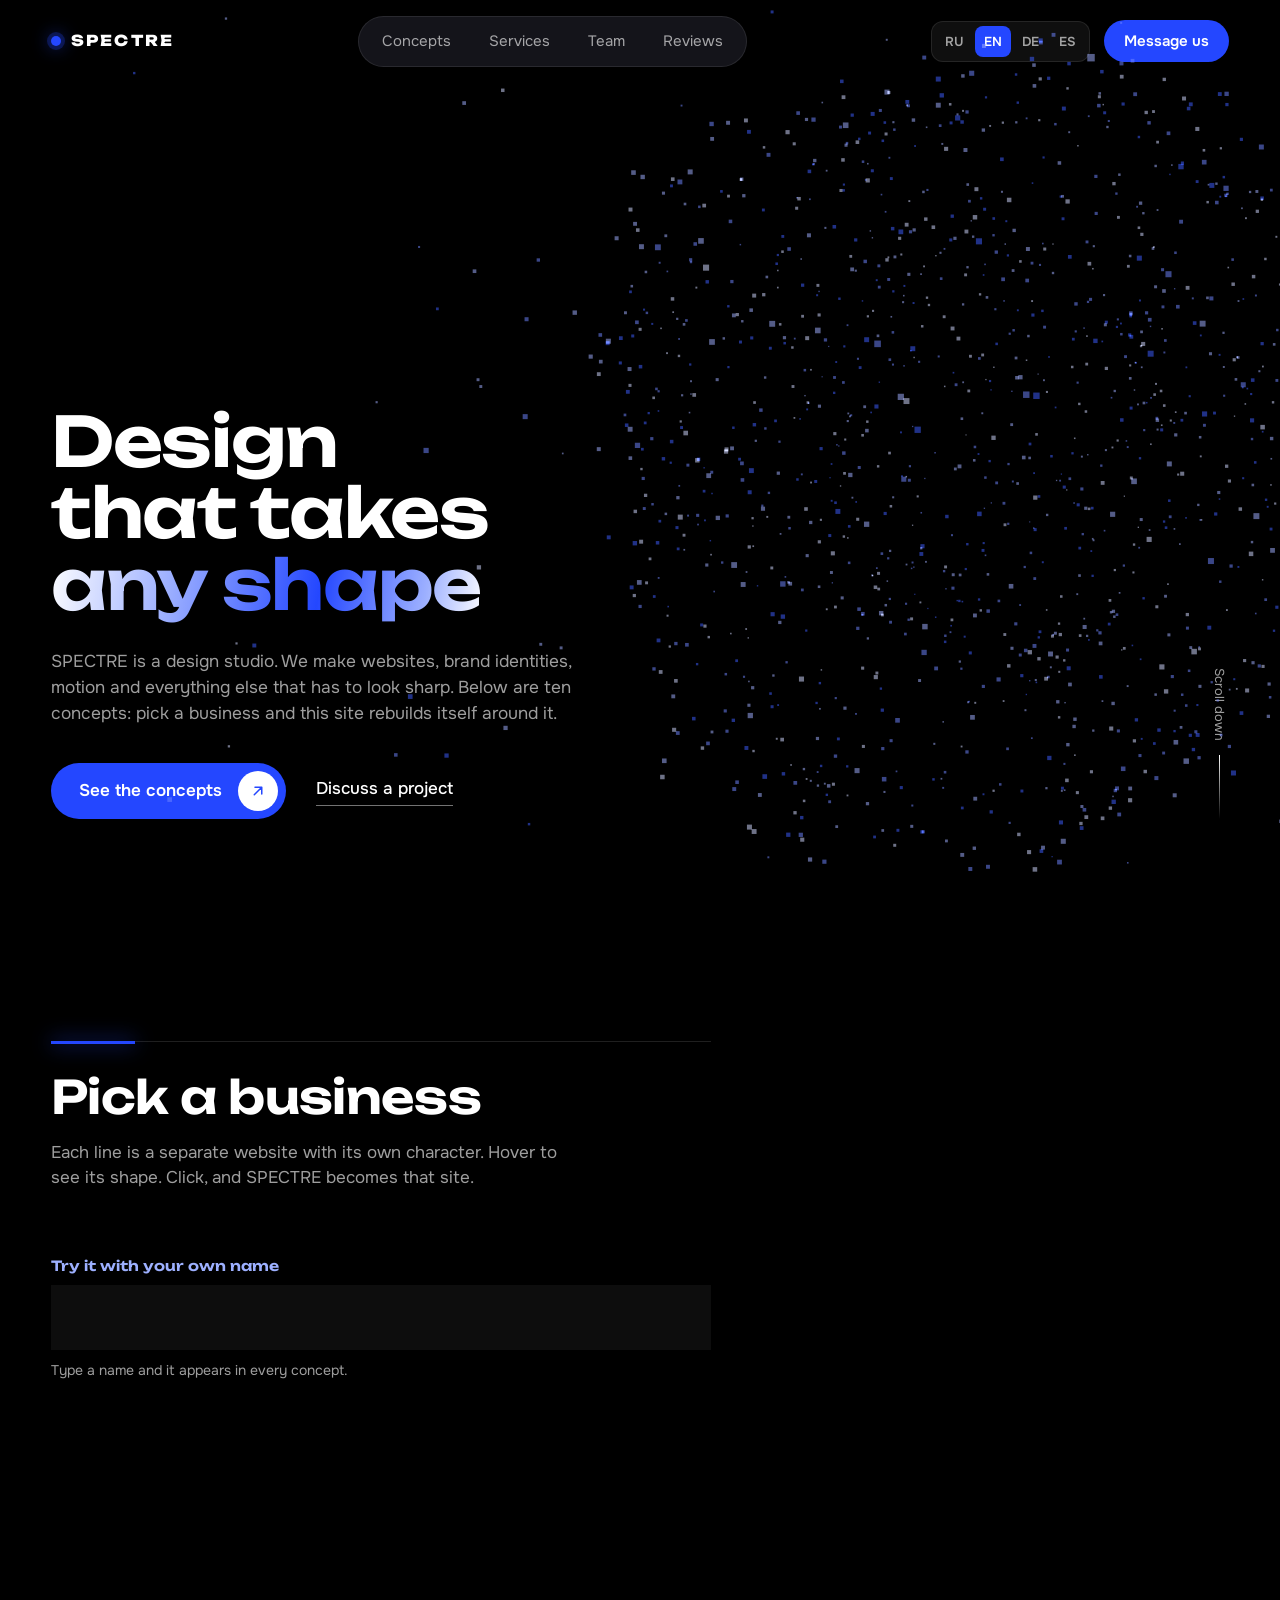
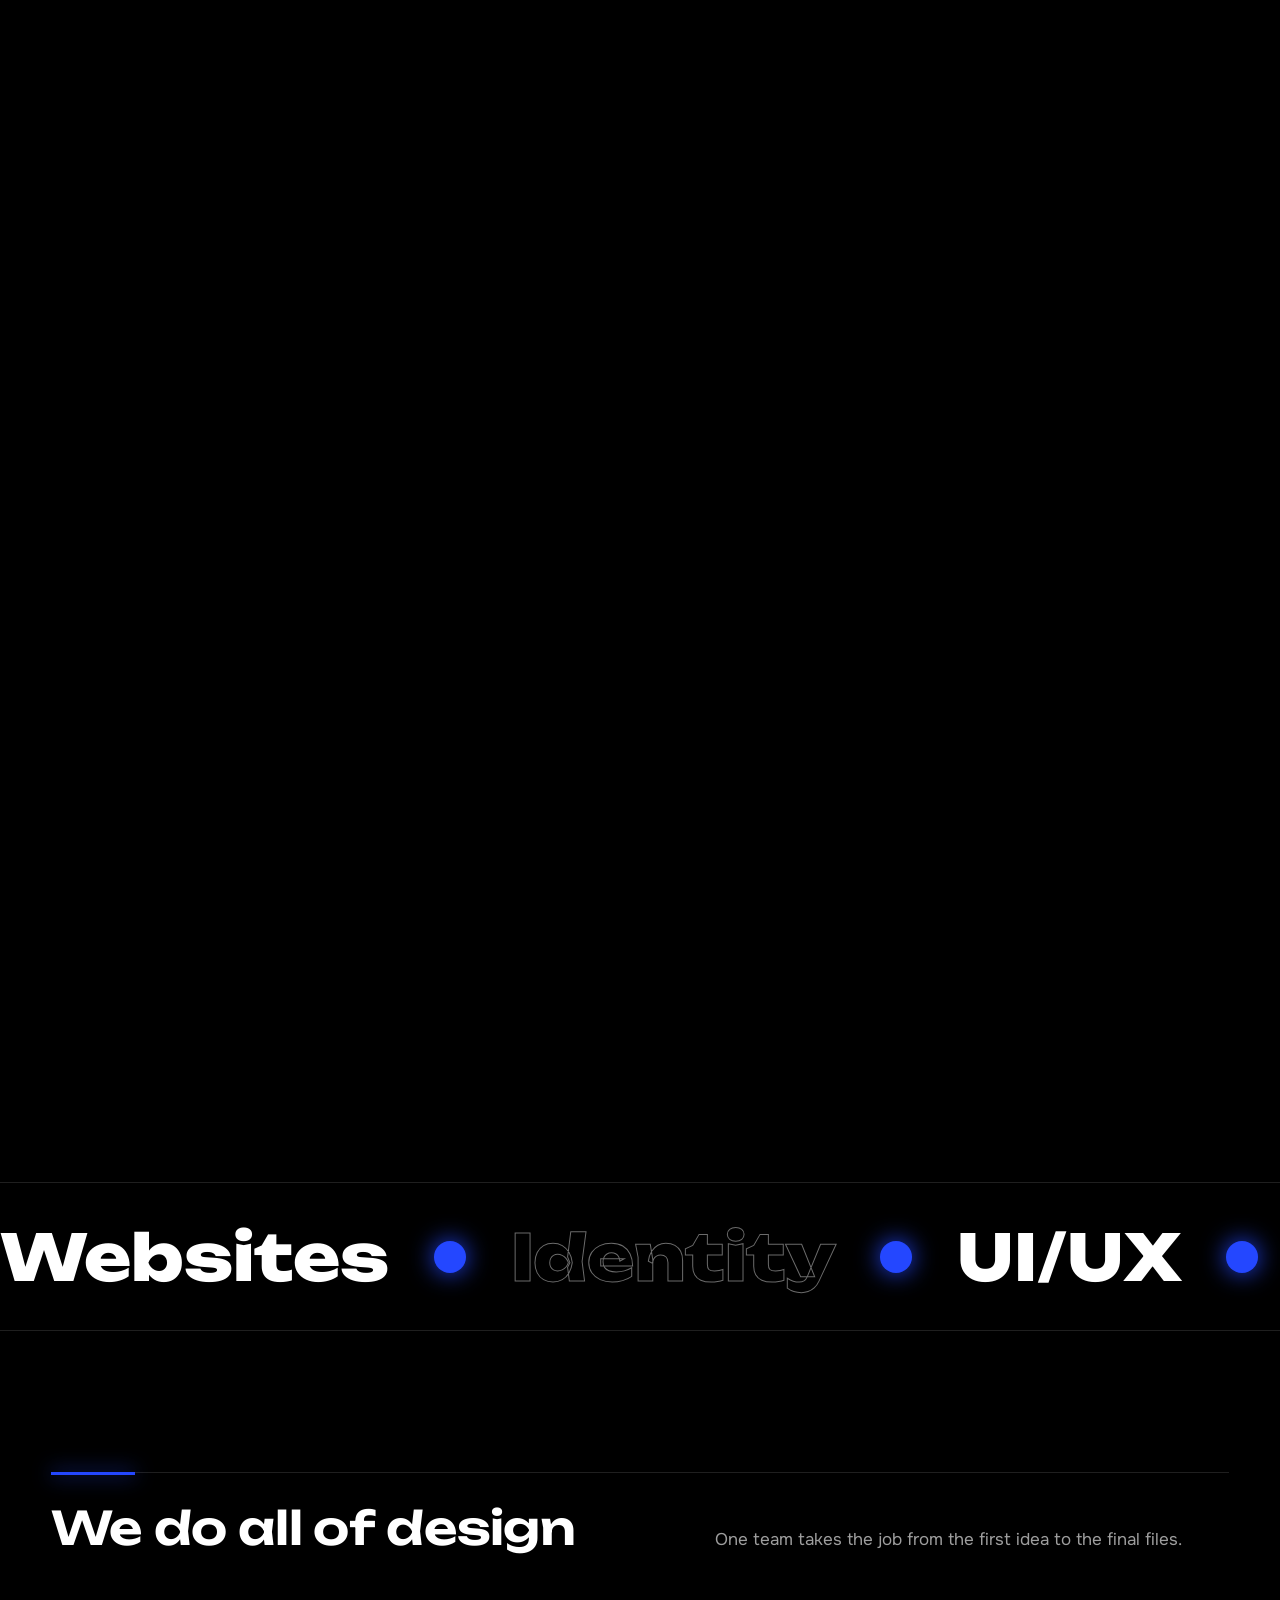
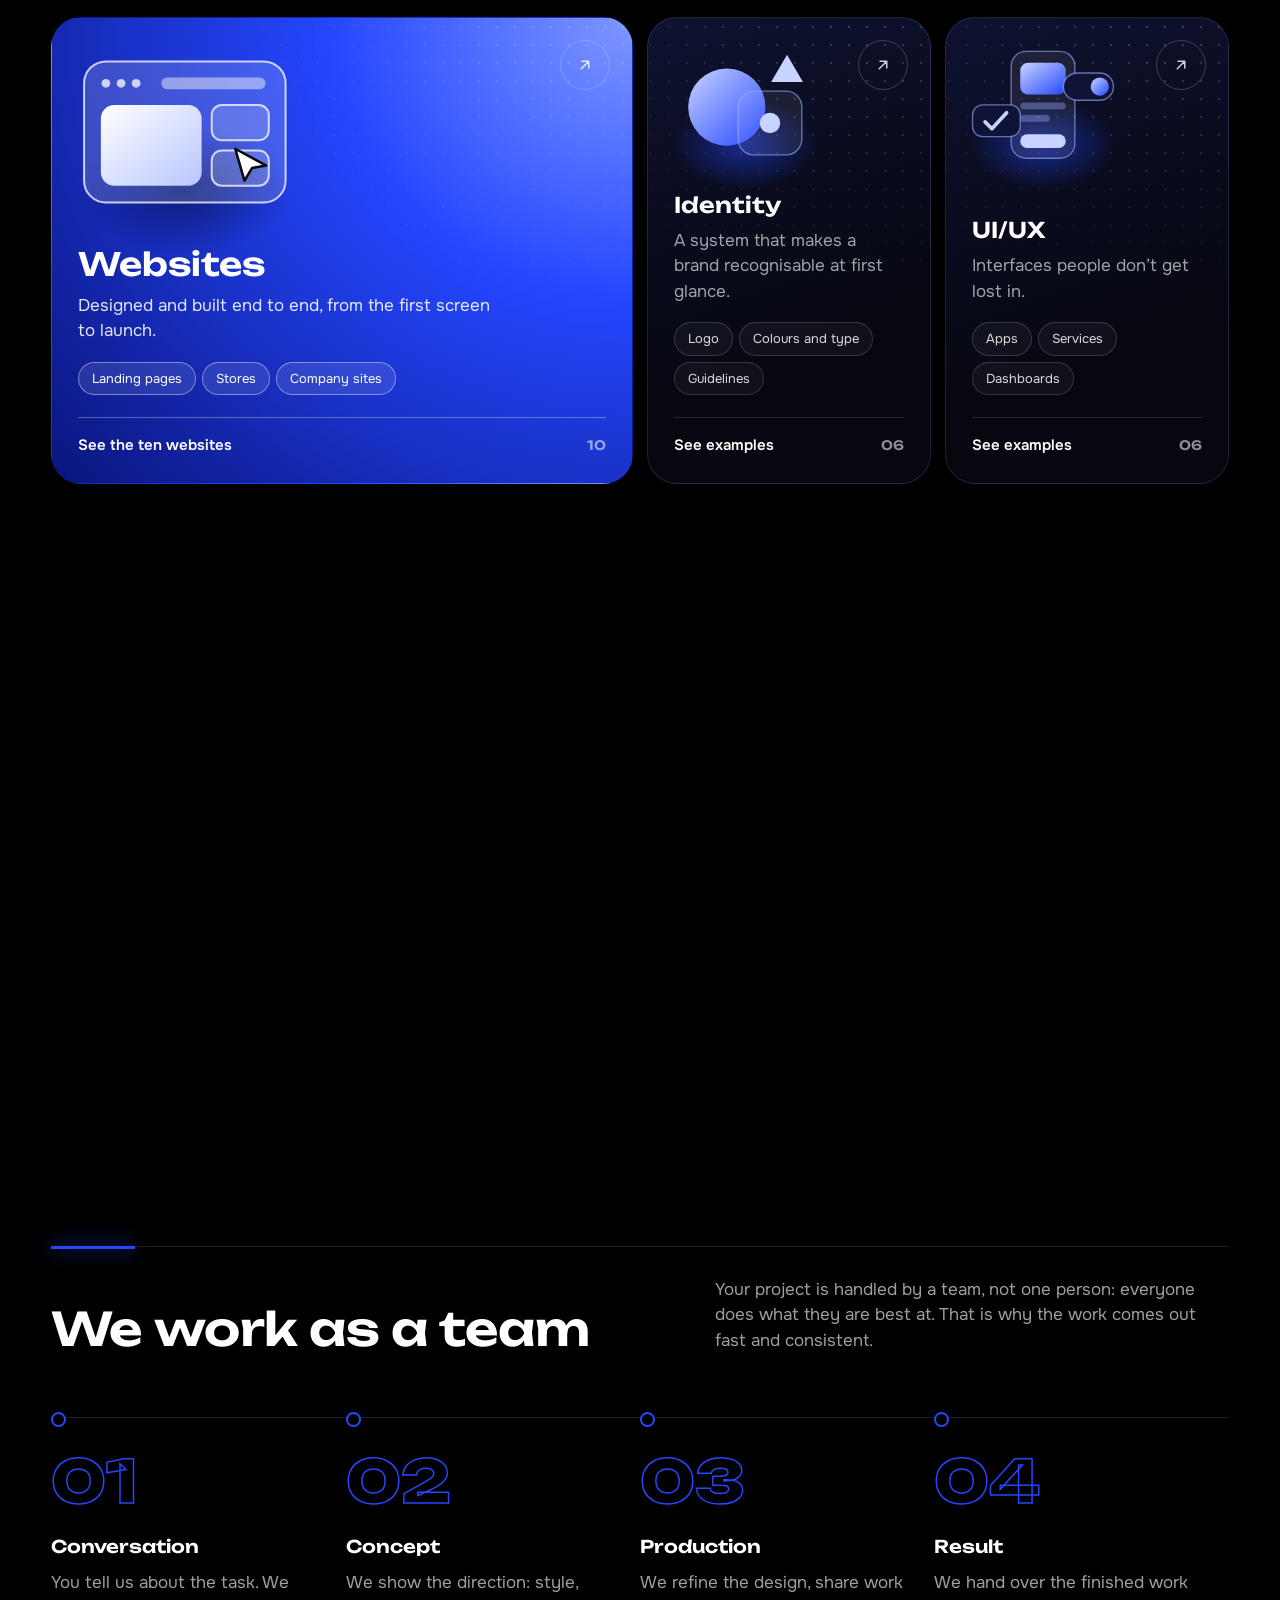
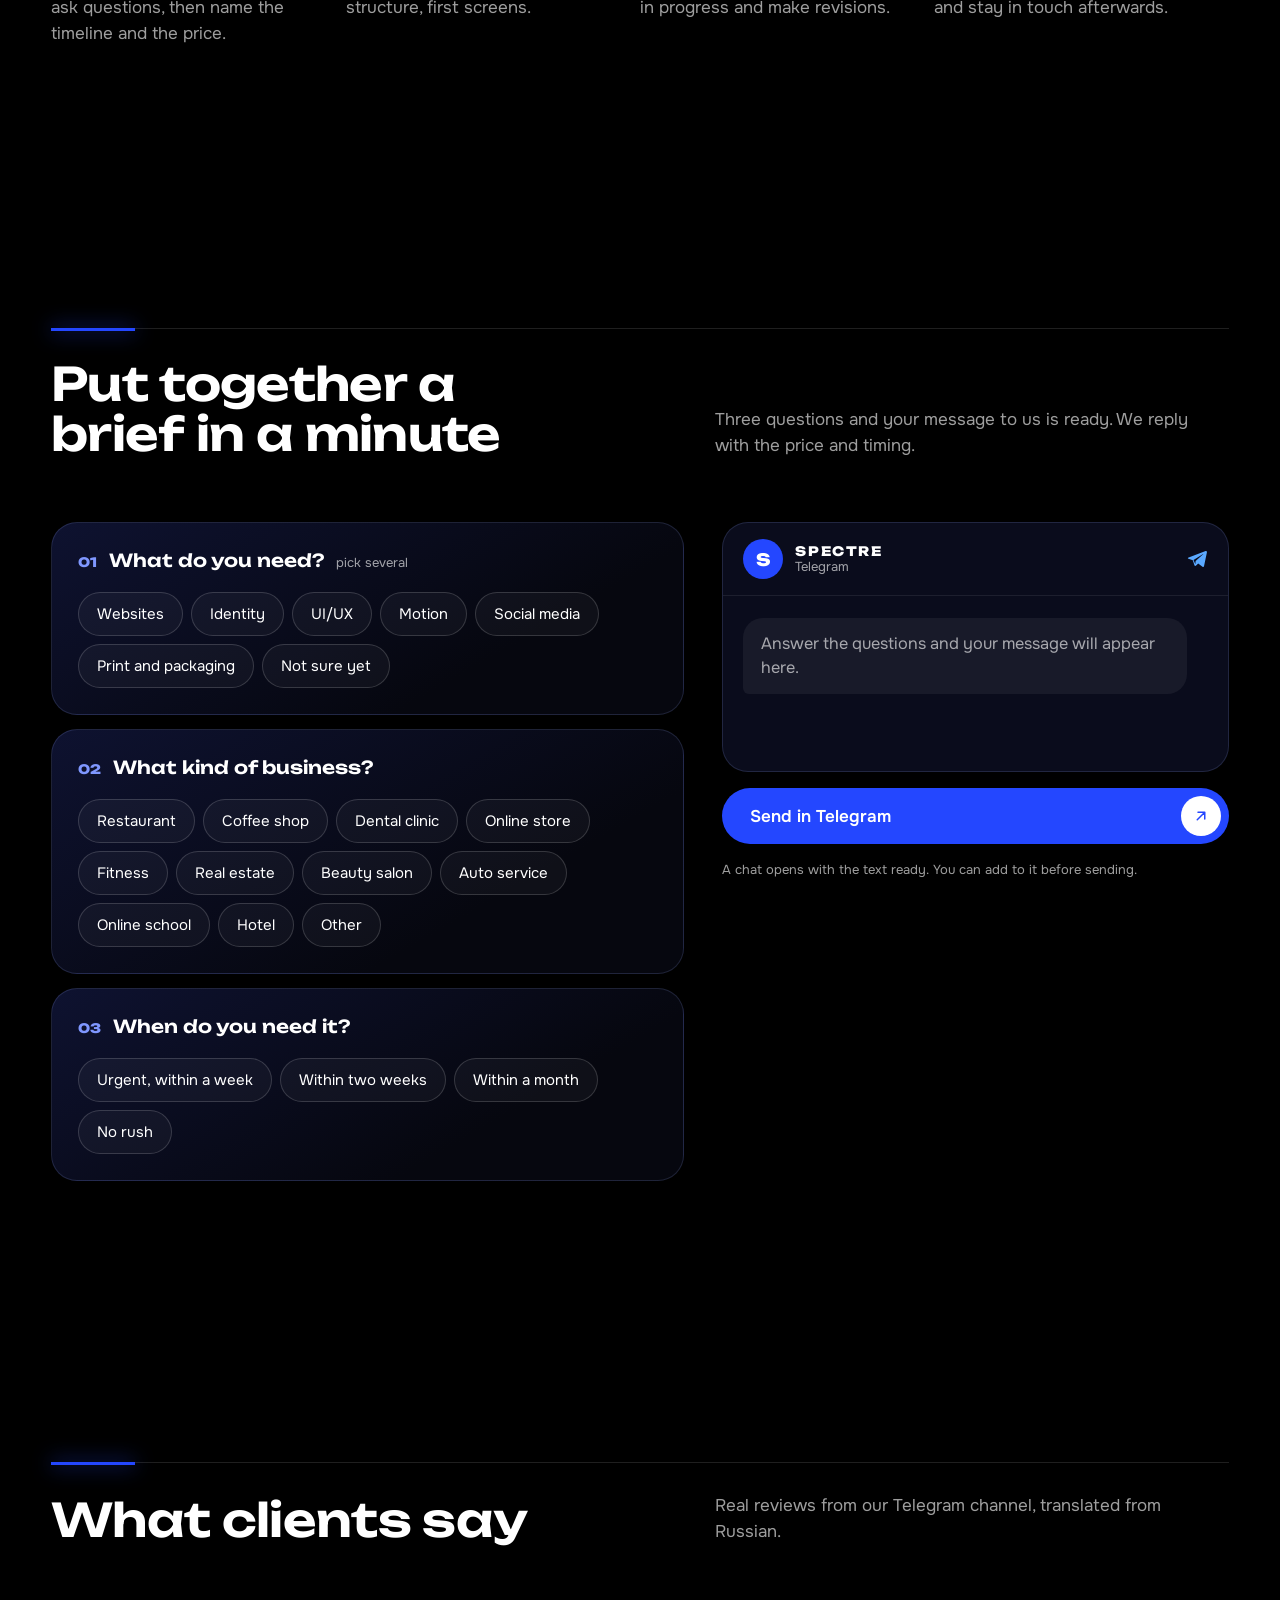
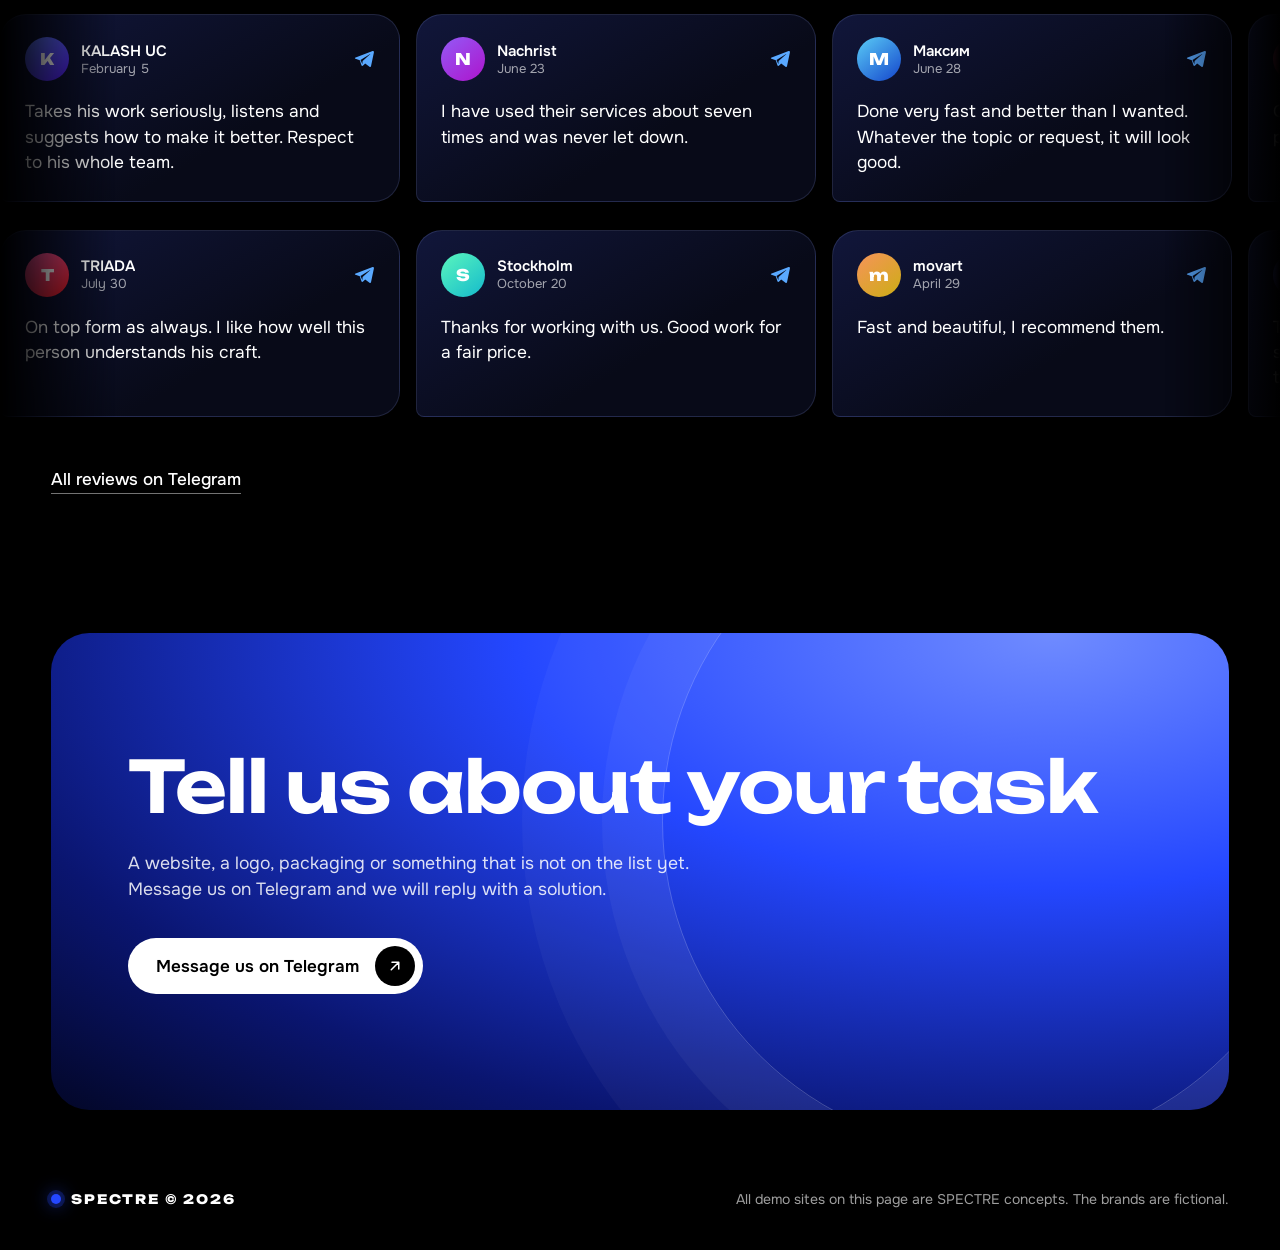
<file: index.html>
<!doctype html>
<html lang="ru">
<head>
<meta charset="utf-8">
<meta name="viewport" content="width=device-width, initial-scale=1, viewport-fit=cover">
<title>SPECTRE — студия дизайна</title>
<meta name="description" content="SPECTRE — студия дизайна. Сайты, айдентика, моушн и всё, что должно выглядеть сильно. Десять живых концептов сайтов для разных бизнесов.">
<meta name="theme-color" content="#000000">
<meta property="og:title" content="SPECTRE — студия дизайна">
<meta property="og:description" content="Дизайн, который принимает любую форму.">
<link rel="icon" href="data:image/svg+xml,%3Csvg xmlns='http://www.w3.org/2000/svg' viewBox='0 0 32 32'%3E%3Crect width='32' height='32' fill='%23000'/%3E%3Ccircle cx='16' cy='16' r='8' fill='%232447ff'/%3E%3C/svg%3E">
<link rel="preconnect" href="https://fonts.googleapis.com">
<link rel="preconnect" href="https://fonts.gstatic.com" crossorigin>
<link rel="stylesheet" href="https://fonts.googleapis.com/css2?family=Onest:wght@400;500;600&family=Unbounded:wght@400;600;800&display=swap">
<link rel="stylesheet" href="css/style.css">
<link rel="stylesheet" href="css/demos.css">
<link rel="stylesheet" href="css/works.css">
<link rel="stylesheet" href="css/fx.css">
</head>
<body>
<canvas id="gl" aria-hidden="true"></canvas>
<div id="site"></div>
<div id="demo" hidden></div>
<div id="veil" hidden></div>
<noscript><p style="padding:40px;color:#fff">SPECTRE — студия дизайна. Напишите нам в Telegram: <a href="https://t.me/hovatsavsem" style="color:#9db0ff">@hovatsavsem</a></p></noscript>
<script type="module" src="js/main.js"></script>
</body>
</html>
</file>
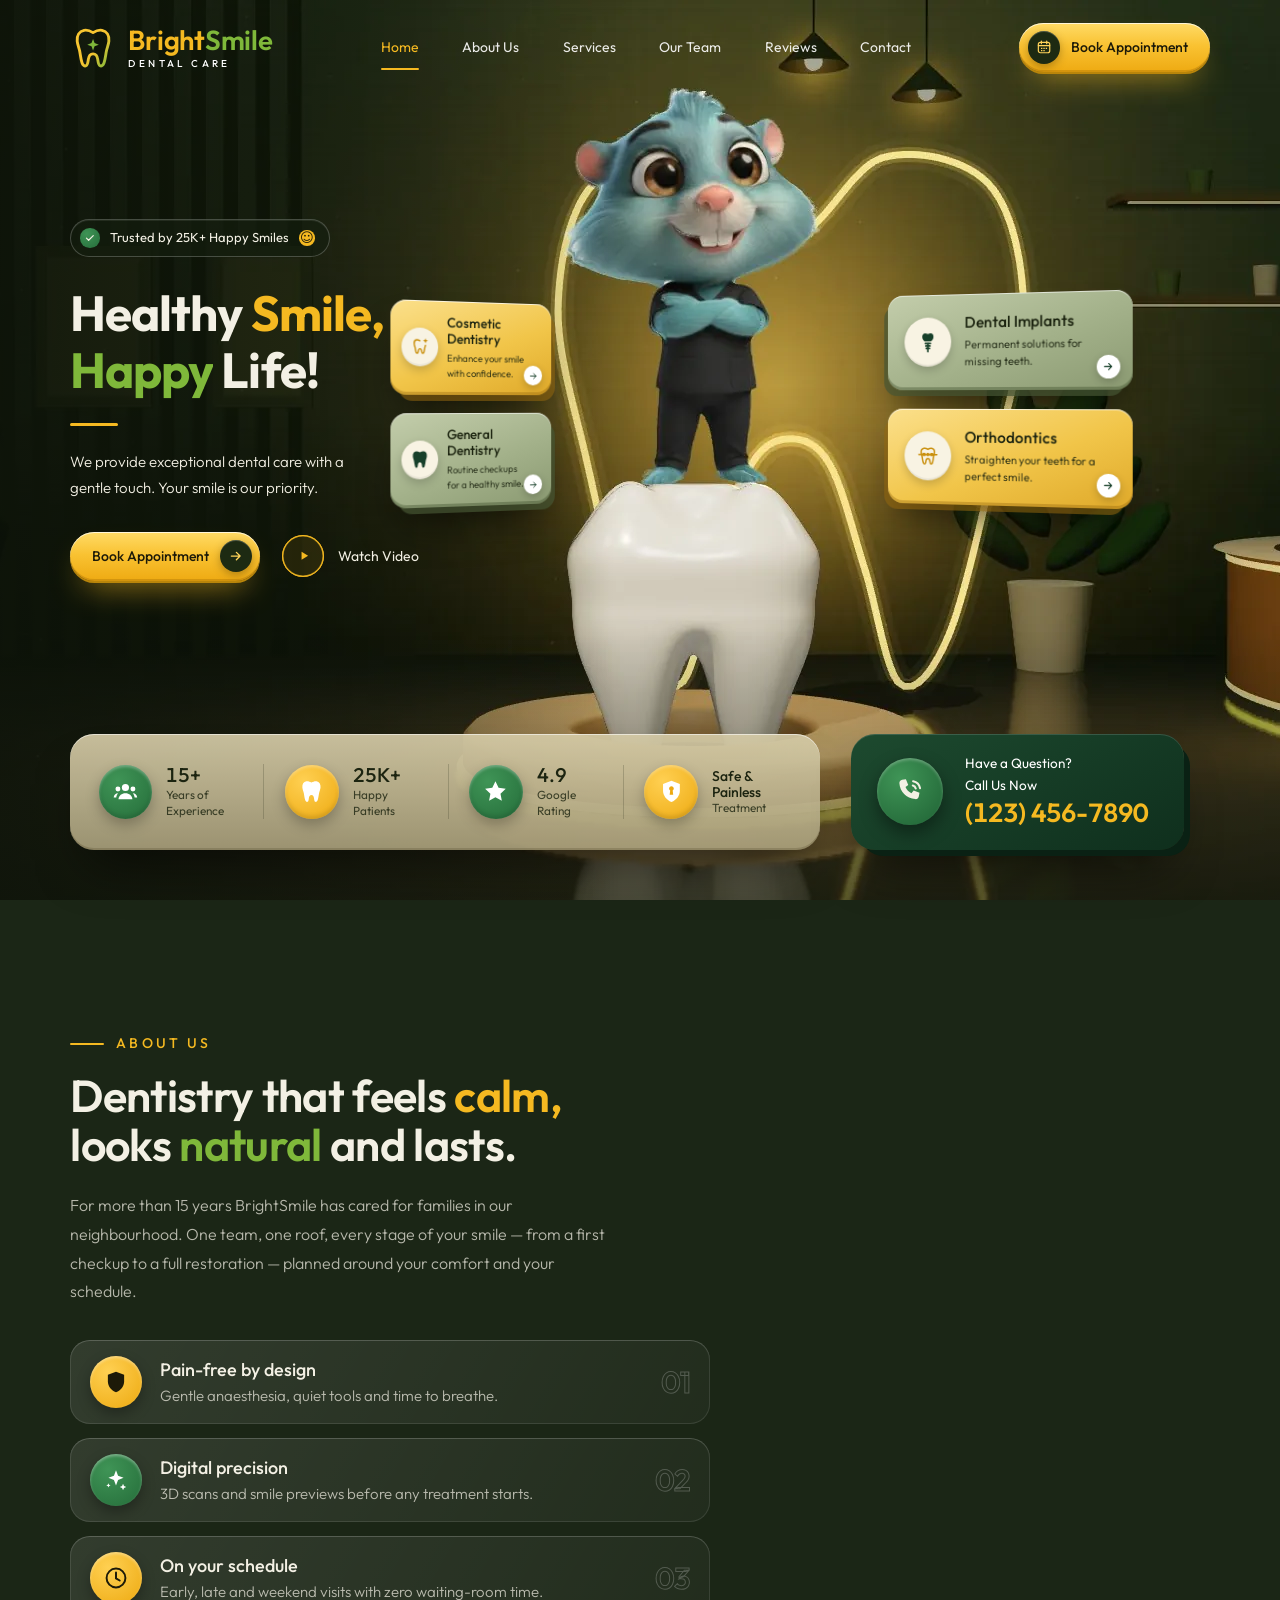
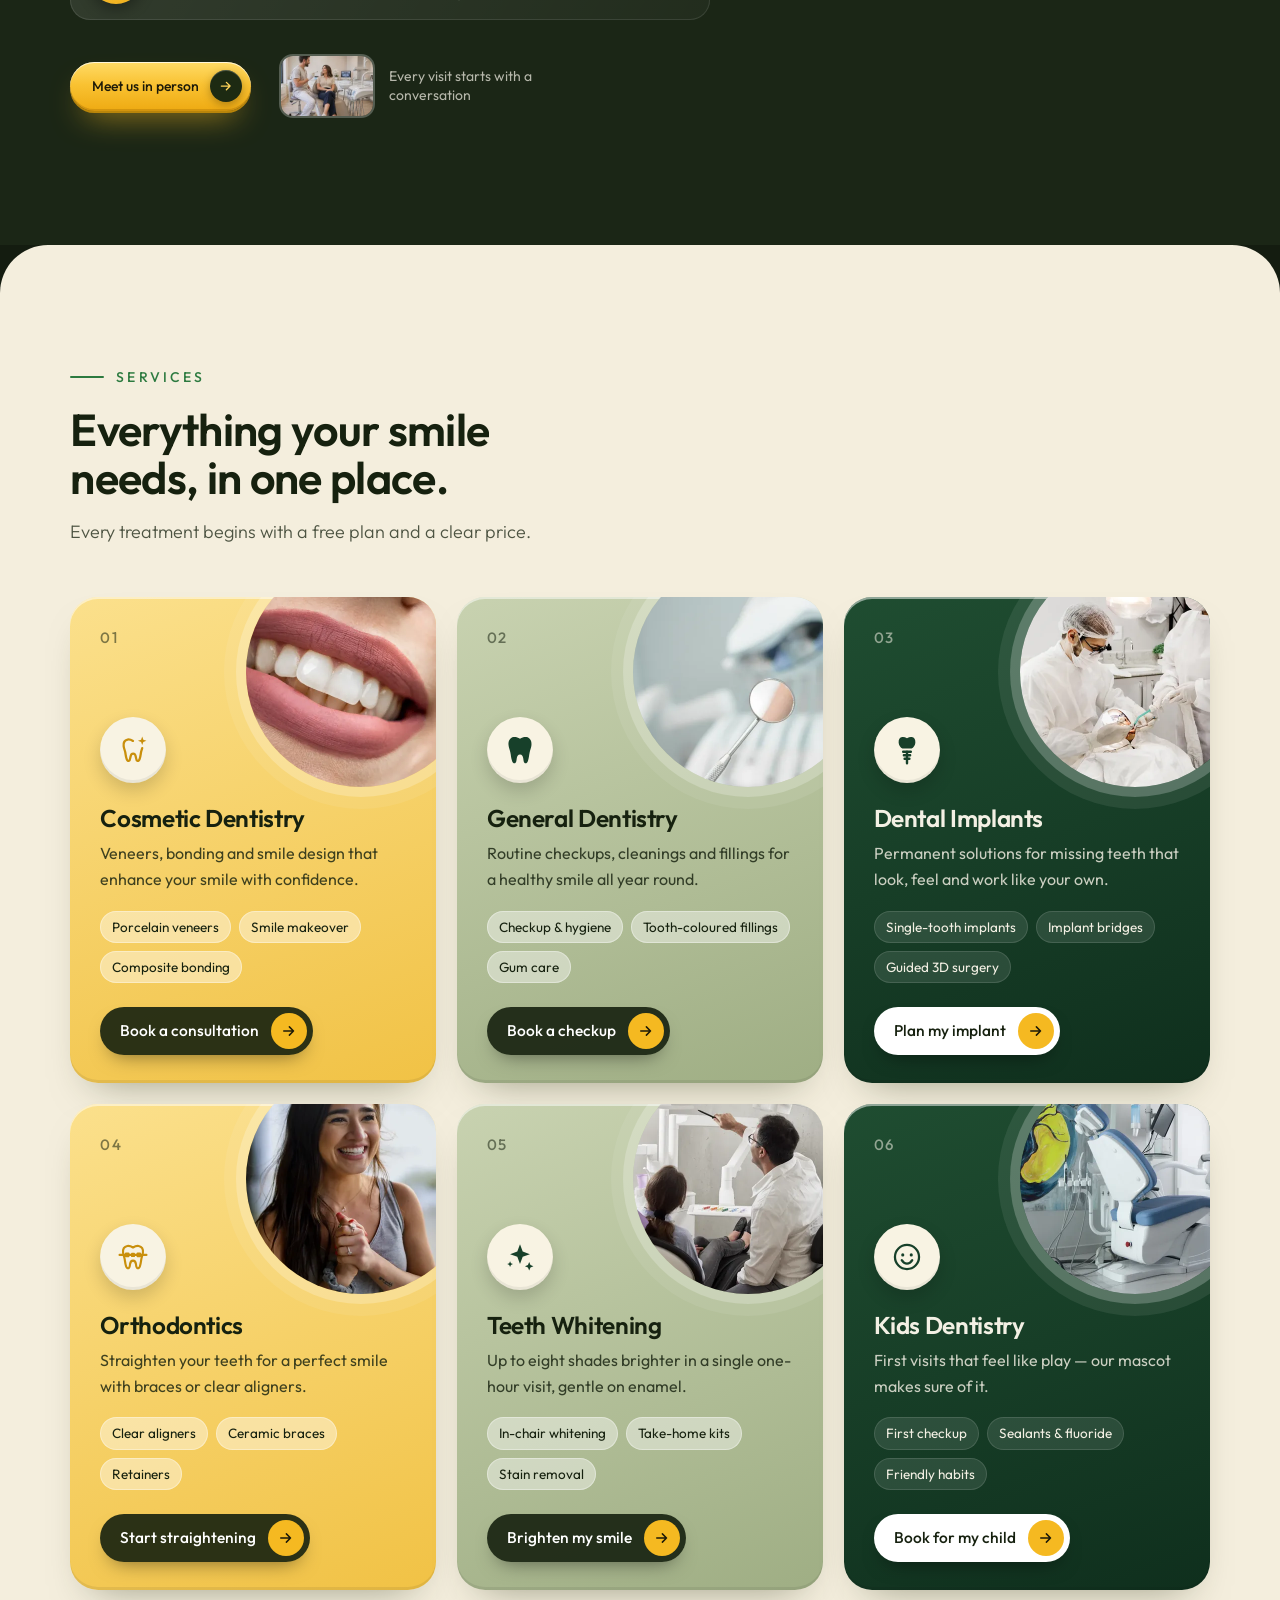
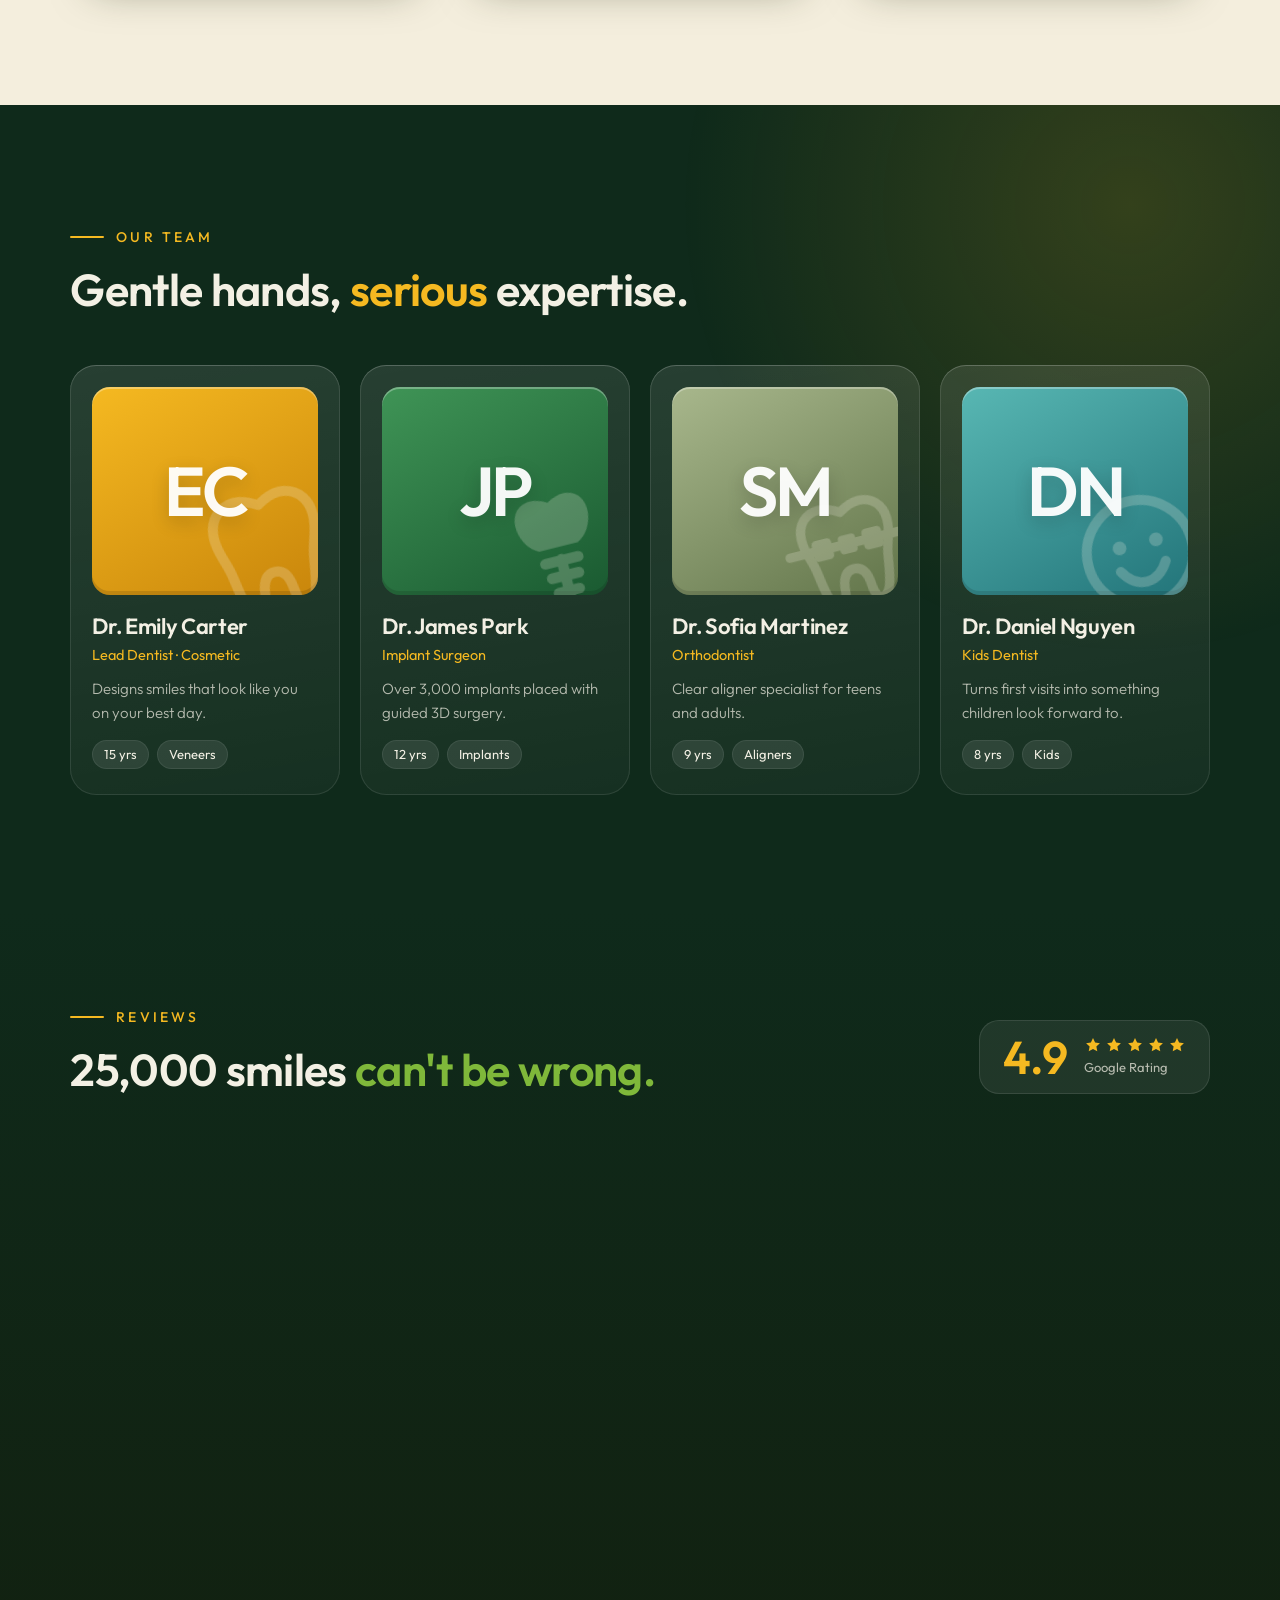
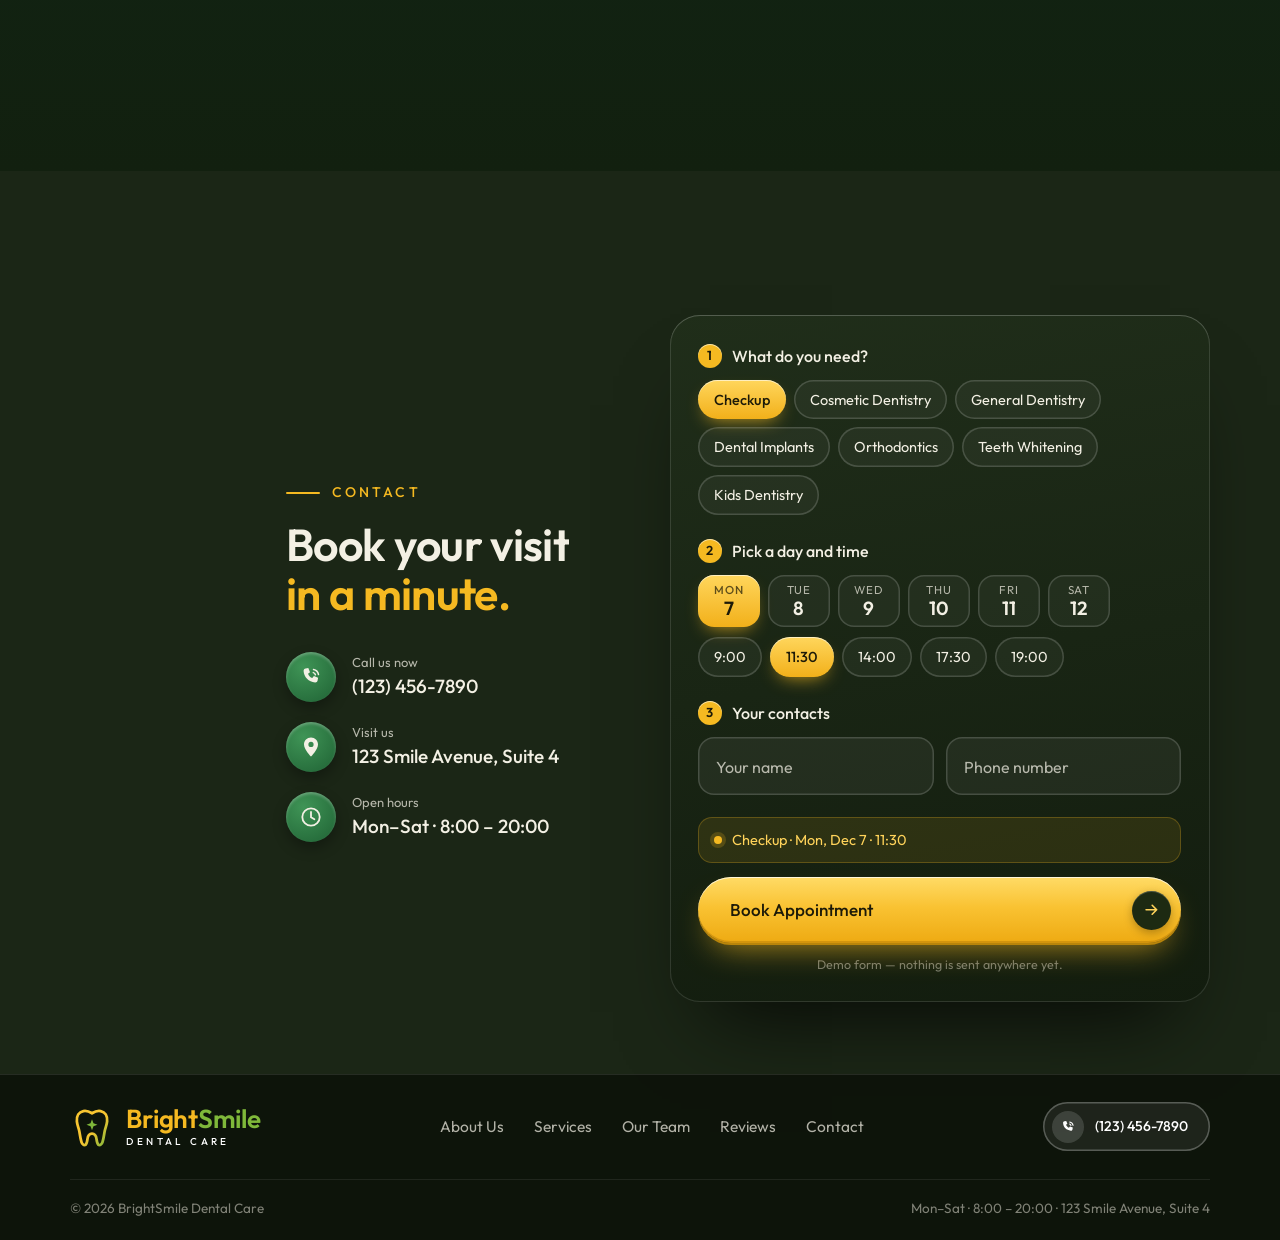
<file: brightsmile/index.html>
<!doctype html>
<html lang="en">
<head>
<meta charset="utf-8">
<meta name="viewport" content="width=device-width, initial-scale=1">
<title>BrightSmile Dental Care — Healthy Smile, Happy Life</title>
<meta name="description" content="BrightSmile Dental Care — gentle, modern dentistry. Cosmetic and general dentistry, implants and orthodontics. Book your appointment today.">
<meta name="theme-color" content="#141c10">
<meta name="robots" content="noindex, nofollow">
<link rel="icon" href="data:image/svg+xml,%3Csvg xmlns='http://www.w3.org/2000/svg' viewBox='0 0 48 48'%3E%3Crect width='48' height='48' rx='12' fill='%2317402a'/%3E%3Cpath d='M24 13c-2.400-1.500-4.900-2.200-7-1.800-3.700.700-5.800 3.900-5.300 8.500.3 3 1.300 5 1.900 7.800.6 3 .8 5.800 1.800 9 .6 1.800 2 3 3.200 2.400 1.300-.600 1.500-2.700 1.800-5 .300-2.400 1.200-4.300 3.600-4.300s3.300 1.900 3.600 4.300c.3 2.300.5 4.400 1.800 5 1.200.6 2.600-.6 3.200-2.400 1-3.200 1.200-6 1.800-9 .6-2.800 1.600-4.800 1.900-7.800.5-4.600-1.600-7.800-5.300-8.500-2.100-.4-4.600.3-7 1.800z' fill='%23f5b921'/%3E%3C/svg%3E">
<link rel="preload" href="fonts/outfit-latin.woff2" as="font" type="font/woff2" crossorigin>
<link rel="stylesheet" href="css/style.css">
<script type="importmap">
{ "imports": {
  "three": "./vendor/three/three.module.min.js",
  "three/addons/": "./vendor/three/addons/"
} }
</script>
<link rel="modulepreload" href="vendor/three/three.module.min.js">
<link rel="modulepreload" href="vendor/three/addons/loaders/GLTFLoader.js">
<link rel="modulepreload" href="vendor/three/addons/utils/BufferGeometryUtils.js">
<link rel="modulepreload" href="vendor/three/addons/environments/RoomEnvironment.js">
<link rel="modulepreload" href="vendor/three/addons/libs/meshopt_decoder.module.js">
<link rel="modulepreload" href="js/mascot-rig.js">
<link rel="preload" href="models/mascot.glb" as="fetch" crossorigin>
</head>
<body>

<svg width="0" height="0" style="position:absolute" aria-hidden="true">
  <defs>
    <symbol id="i-tooth" viewBox="0 0 24 24"><path d="M12 4.1c-1.6-1-3.2-1.5-4.6-1.2C5 3.4 3.6 5.5 3.9 8.5c.2 2 .9 3.3 1.3 5.2.4 2 .5 3.9 1.2 6 .4 1.2 1.3 2 2.1 1.6.9-.4 1-1.8 1.2-3.3.2-1.6.8-2.9 2.3-2.9s2.1 1.3 2.3 2.9c.2 1.5.3 2.9 1.2 3.3.8.4 1.7-.4 2.1-1.6.7-2.1.8-4 1.2-6 .4-1.9 1.1-3.2 1.3-5.2.3-3-1.1-5.1-3.5-5.6-1.4-.3-3 .2-4.6 1.2z" fill="none" stroke="currentColor" stroke-width="1.6" stroke-linejoin="round"/></symbol>
    <symbol id="i-tooth-fill" viewBox="0 0 24 24"><path d="M12 4.1c-1.6-1-3.2-1.5-4.6-1.2C5 3.4 3.6 5.5 3.9 8.5c.2 2 .9 3.3 1.3 5.2.4 2 .5 3.9 1.2 6 .4 1.2 1.3 2 2.1 1.6.9-.4 1-1.8 1.2-3.3.2-1.6.8-2.9 2.3-2.9s2.1 1.3 2.3 2.9c.2 1.5.3 2.9 1.2 3.3.8.4 1.7-.4 2.1-1.6.7-2.1.8-4 1.2-6 .4-1.9 1.1-3.2 1.3-5.2.3-3-1.1-5.1-3.5-5.6-1.4-.3-3 .2-4.6 1.2z" fill="currentColor"/></symbol>
    <symbol id="i-sparkle" viewBox="0 0 24 24"><path d="M12 5.6c-1.3-.8-2.6-1.2-3.8-1C6.300 5 5.100 6.700 5.400 9.200c.2 1.600.7 2.700 1.100 4.200.3 1.600.4 3.200 1 4.900.3 1 1 1.600 1.700 1.300.7-.3.8-1.500 1-2.700.2-1.300.7-2.400 1.900-2.400s1.700 1.100 1.900 2.400c.2 1.200.3 2.400 1 2.700.7.3 1.400-.3 1.700-1.300.6-1.700.7-3.300 1-4.900.2-1 .5-1.800.8-2.700" fill="none" stroke="currentColor" stroke-width="1.6" stroke-linecap="round" stroke-linejoin="round"/><path d="M18.500 2.500l.8 2.200 2.200.8-2.200.8-.8 2.200-.8-2.200-2.200-.8 2.200-.8z" fill="currentColor"/></symbol>
    <symbol id="i-implant" viewBox="0 0 24 24"><path d="M12 3.700c-1.200-.7-2.400-1-3.400-.8-1.700.3-2.700 1.800-2.500 3.900.2 1.900 1.300 3.500 2.700 4.200h6.400c1.400-.7 2.500-2.300 2.700-4.200.2-2.100-.8-3.600-2.500-3.900-1-.2-2.200.1-3.400.8z" fill="currentColor"/><path d="M9.300 13.200h5.400M9.800 15.700h4.400M10.300 18.200h3.400M12 13v8.300" fill="none" stroke="currentColor" stroke-width="1.700" stroke-linecap="round"/></symbol>
    <symbol id="i-braces" viewBox="0 0 24 24"><path d="M12 5.300c-1.400-.9-2.800-1.300-4-1.100-2.100.4-3.300 2.200-3 4.800.2 1.700.8 2.800 1.100 4.400.3 1.700.4 3.300 1 5.100.3 1 1.100 1.700 1.800 1.400.8-.3.900-1.500 1-2.800.2-1.400.7-2.500 2.100-2.500s1.900 1.100 2.100 2.500c.1 1.300.2 2.500 1 2.800.7.3 1.500-.4 1.800-1.400.6-1.800.7-3.400 1-5.100.3-1.600.9-2.700 1.100-4.400.3-2.600-.9-4.400-3-4.800-1.200-.2-2.600.2-4 1.100z" fill="none" stroke="currentColor" stroke-width="1.500" stroke-linejoin="round"/><path d="M2.500 10.500h19" stroke="currentColor" stroke-width="1.500" stroke-linecap="round"/><rect x="6.300" y="8.800" width="3.200" height="3.400" rx=".7" fill="currentColor"/><rect x="14.500" y="8.800" width="3.200" height="3.400" rx=".7" fill="currentColor"/><rect x="10.600" y="9" width="2.800" height="3" rx=".6" fill="currentColor"/></symbol>
    <symbol id="i-white" viewBox="0 0 24 24"><path d="M12 3l1.900 5.100L19 10l-5.100 1.900L12 17l-1.900-5.100L5 10l5.100-1.900z" fill="currentColor"/><path d="M18.500 15.500l.9 2.100 2.100.9-2.100.9-.9 2.100-.9-2.100-2.100-.9 2.100-.9zM5 15l.6 1.400L7 17l-1.400.6L5 19l-.6-1.400L3 17l1.400-.6z" fill="currentColor"/></symbol>
    <symbol id="i-kid" viewBox="0 0 24 24"><circle cx="12" cy="12" r="8.500" fill="none" stroke="currentColor" stroke-width="1.600"/><circle cx="9" cy="10.500" r="1.100" fill="currentColor"/><circle cx="15" cy="10.500" r="1.100" fill="currentColor"/><path d="M8.300 14.200c1 1.700 2.300 2.500 3.700 2.500s2.700-.8 3.700-2.500" fill="none" stroke="currentColor" stroke-width="1.600" stroke-linecap="round"/></symbol>
    <symbol id="i-arrow" viewBox="0 0 24 24"><path d="M5 12h13M12.500 6.500L18 12l-5.500 5.500" fill="none" stroke="currentColor" stroke-width="2" stroke-linecap="round" stroke-linejoin="round"/></symbol>
    <symbol id="i-cal" viewBox="0 0 24 24"><rect x="3.500" y="5" width="17" height="15.500" rx="3" fill="none" stroke="currentColor" stroke-width="1.800"/><path d="M3.500 9.800h17M8 3v4M16 3v4" stroke="currentColor" stroke-width="1.800" stroke-linecap="round"/><path d="M7.500 13h2v2h-2zM11 13h2v2h-2zM14.500 13h2v2h-2zM7.500 16.300h2v2h-2zM11 16.300h2v2h-2z" fill="currentColor"/></symbol>
    <symbol id="i-play" viewBox="0 0 24 24"><path d="M9 6.500v11l9-5.500z" fill="currentColor"/></symbol>
    <symbol id="i-phone" viewBox="0 0 24 24"><path d="M6.600 3.500l2.700-.5 1.700 4.200-2 1.500c.9 2.100 2.300 3.500 4.300 4.400l1.600-2 4.200 1.700-.5 2.700c-.2 1.200-1.300 2-2.500 1.900C9.600 16.800 5 12.200 4.600 6c-.1-1.200.8-2.300 2-2.500z" fill="currentColor"/><path d="M14.500 4.500c2.600.5 4.500 2.400 5 5M14.300 7.600c1.100.3 1.800 1 2.100 2.100" fill="none" stroke="currentColor" stroke-width="1.500" stroke-linecap="round"/></symbol>
    <symbol id="i-users" viewBox="0 0 24 24"><circle cx="12" cy="8.500" r="3.200" fill="currentColor"/><path d="M5.800 19c.3-3.300 2.900-5.300 6.200-5.300s5.900 2 6.200 5.300z" fill="currentColor"/><circle cx="5.300" cy="9.800" r="2.200" fill="currentColor"/><circle cx="18.700" cy="9.800" r="2.200" fill="currentColor"/><path d="M1.500 17.500c.2-2.300 1.700-3.800 3.900-3.900-.9 1-1.400 2.300-1.600 3.900zM22.500 17.500c-.2-2.300-1.700-3.800-3.900-3.900.9 1 1.400 2.300 1.600 3.900z" fill="currentColor"/></symbol>
    <symbol id="i-star" viewBox="0 0 24 24"><path d="M12 2.800l2.800 5.900 6.400.8-4.700 4.500 1.200 6.400L12 17.300l-5.700 3.100 1.200-6.400L2.800 9.500l6.400-.8z" fill="currentColor"/></symbol>
    <symbol id="i-shield" viewBox="0 0 24 24"><path d="M12 2.500l7.500 2.800v5.900c0 4.600-3 8.400-7.500 10.300-4.500-1.900-7.500-5.700-7.500-10.300V5.300z" fill="currentColor"/><path d="M12 7.300c1.200 0 2.100.9 2.100 2.100 0 .8-.4 1.400-1 1.800l.5 3.800h-3.200l.5-3.800c-.6-.4-1-1-1-1.800 0-1.200.9-2.100 2.100-2.100z" fill="var(--hole,#f5b921)"/></symbol>
    <symbol id="i-check" viewBox="0 0 24 24"><path d="M5 12.500l4.500 4.500L19 7.500" fill="none" stroke="currentColor" stroke-width="2.400" stroke-linecap="round" stroke-linejoin="round"/></symbol>
    <symbol id="i-pin" viewBox="0 0 24 24"><path d="M12 2.500c-3.900 0-7 3-7 6.900 0 5 7 12.100 7 12.100s7-7.100 7-12.100c0-3.900-3.100-6.900-7-6.900zm0 9.500a2.600 2.600 0 110-5.200 2.600 2.600 0 010 5.200z" fill="currentColor"/></symbol>
    <symbol id="i-clock" viewBox="0 0 24 24"><circle cx="12" cy="12" r="8.700" fill="none" stroke="currentColor" stroke-width="1.800"/><path d="M12 7v5.300l3.400 2" fill="none" stroke="currentColor" stroke-width="1.800" stroke-linecap="round"/></symbol>
    <symbol id="i-up" viewBox="0 0 24 24"><path d="M12 19V6M6.500 11.500L12 6l5.500 5.500" fill="none" stroke="currentColor" stroke-width="2" stroke-linecap="round" stroke-linejoin="round"/></symbol>
    <symbol id="i-quote" viewBox="0 0 24 24"><path d="M4 17.500c0-5 1.800-8.800 6-11l1 1.700c-2.200 1.500-3.200 3.200-3.400 5.300H10.500v6H4zm9.500 0c0-5 1.800-8.800 6-11l1 1.700c-2.200 1.500-3.200 3.200-3.400 5.300H20v6h-6.500z" fill="currentColor"/></symbol>
  </defs>
</svg>

<div class="progress" id="progress" aria-hidden="true"></div>
<canvas id="stage" aria-hidden="true"></canvas>
<div class="veil" aria-hidden="true"></div>
<div class="loader" id="loader" aria-hidden="true"><i></i><span>Loading 3D scene</span></div>
<div class="bubble" id="bubble" role="status" hidden></div>

<header class="nav" id="nav">
  <a class="logo" href="#home" aria-label="BrightSmile Dental Care">
    <svg class="logo-mark" viewBox="0 0 48 48" aria-hidden="true">
      <defs><linearGradient id="lg" x1="0" y1="0" x2="1" y2="1"><stop offset="0" stop-color="#f7c531"/><stop offset=".55" stop-color="#f7c531"/><stop offset="1" stop-color="#7fb83a"/></linearGradient></defs>
      <path d="M24 9c-3.200-2-6.500-3-9.400-2.400C9.700 7.600 6.900 11.800 7.500 17.900c.4 4 1.800 6.600 2.600 10.400.8 4 1 7.800 2.400 12 .8 2.400 2.600 4 4.200 3.200 1.800-.8 2-3.600 2.400-6.600.4-3.200 1.600-5.800 4.900-5.800s4.500 2.600 4.900 5.800c.4 3 .6 5.800 2.400 6.600 1.600.8 3.400-.8 4.200-3.200 1.400-4.200 1.600-8 2.400-12 .8-3.800 2.200-6.400 2.600-10.400.6-6.100-2.200-10.300-7.100-11.300C30.500 6 27.200 7 24 9z" fill="none" stroke="url(#lg)" stroke-width="3" stroke-linejoin="round"/>
      <path d="M24 15.500l1.600 4.400 4.400 1.600-4.400 1.600L24 27.500l-1.600-4.400-4.400-1.600 4.400-1.600z" fill="#7fb83a"/>
    </svg>
    <span class="logo-text"><b><i>Bright</i>Smile</b><small>Dental Care</small></span>
  </a>
  <nav class="links" id="links" aria-label="Main">
    <a href="#home" class="on">Home</a>
    <a href="#about">About Us</a>
    <a href="#services">Services</a>
    <a href="#team">Our Team</a>
    <a href="#reviews">Reviews</a>
    <a href="#contact">Contact</a>
  </nav>
  <a class="btn btn-y pre nav-cta" href="#contact"><span class="ic"><svg><use href="#i-cal"/></svg></span><span class="lb">Book Appointment</span></a>
  <button class="burger" id="burger" aria-label="Menu"><i></i><i></i></button>
</header>

<main>
<!-- ───────────── HERO ───────────── -->
<section class="hero" id="home" data-grab>
  <div class="hero-copy">
    <div class="trust in"><span class="tick"><svg><use href="#i-check"/></svg></span>Trusted by 25K+ Happy Smiles <span class="smiley">☺</span></div>
    <h1 class="split"><span>Healthy <em class="y">Smile,</em></span><span><em class="g">Happy</em> Life!</span></h1>
    <i class="dash in"></i>
    <p class="lead in">We provide exceptional dental care with a gentle touch. Your smile is our priority.</p>
    <div class="cta in">
      <a class="btn btn-y" href="#contact"><span class="lb">Book Appointment</span><span class="ic arr"><svg><use href="#i-arrow"/></svg></span></a>
      <button class="watch" id="watch" type="button">
        <span class="ring"><svg class="prog" viewBox="0 0 48 48"><circle cx="24" cy="24" r="22"/></svg><svg class="pl"><use href="#i-play"/></svg></span>
        <span class="wl" data-idle="Watch Video" data-live="Flying around…">Watch Video</span>
      </button>
    </div>
  </div>

  <div class="cards cards-l">
    <a class="svc svc-y" href="#services" style="--d:.0s">
      <span class="ico"><svg><use href="#i-sparkle"/></svg></span>
      <span class="tx"><b>Cosmetic Dentistry</b><small>Enhance your smile with confidence.</small></span>
      <span class="go"><svg><use href="#i-arrow"/></svg></span>
    </a>
    <a class="svc svc-s" href="#services" style="--d:.9s">
      <span class="ico"><svg><use href="#i-tooth-fill"/></svg></span>
      <span class="tx"><b>General Dentistry</b><small>Routine checkups for a healthy smile.</small></span>
      <span class="go"><svg><use href="#i-arrow"/></svg></span>
    </a>
  </div>
  <div class="cards cards-r">
    <a class="svc svc-s wide" href="#services" style="--d:.4s">
      <span class="ico"><svg><use href="#i-implant"/></svg></span>
      <span class="tx"><b>Dental Implants</b><small>Permanent solutions for missing teeth.</small></span>
      <span class="go"><svg><use href="#i-arrow"/></svg></span>
    </a>
    <a class="svc svc-y wide" href="#services" style="--d:1.3s">
      <span class="ico"><svg><use href="#i-braces"/></svg></span>
      <span class="tx"><b>Orthodontics</b><small>Straighten your teeth for a perfect smile.</small></span>
      <span class="go"><svg><use href="#i-arrow"/></svg></span>
    </a>
  </div>

  <div class="hero-foot">
    <div class="statbar">
      <div class="stat"><span class="sic g"><svg><use href="#i-users"/></svg></span><p><b data-count="15" data-suf="+">15+</b><small>Years of Experience</small></p></div>
      <div class="stat"><span class="sic y"><svg><use href="#i-tooth-fill"/></svg></span><p><b data-count="25" data-suf="K+">25K+</b><small>Happy Patients</small></p></div>
      <div class="stat"><span class="sic g"><svg><use href="#i-star"/></svg></span><p><b data-count="4.9" data-dec="1">4.9</b><small>Google Rating</small></p></div>
      <div class="stat"><span class="sic y"><svg><use href="#i-shield"/></svg></span><p><b class="sm">Safe &amp; Painless</b><small>Treatment</small></p></div>
    </div>
    <a class="callcard" href="tel:+11234567890">
      <span class="ring"><svg><use href="#i-phone"/></svg></span>
      <span><small>Have a Question?<br>Call Us Now</small><b>(123) 456-7890</b></span>
    </a>
  </div>
</section>

<!-- ───────────── ABOUT ───────────── -->
<section class="about" id="about">
  <div class="about-in">
    <p class="eyebrow rv"><i></i>About Us</p>
    <h2 class="rv">Dentistry that feels <em class="y">calm,</em> looks <em class="g">natural</em> and lasts.</h2>
    <p class="rv body">For more than 15 years BrightSmile has cared for families in our neighbourhood. One team, one roof, every stage of your smile — from a first checkup to a full restoration — planned around your comfort and your schedule.</p>
    <ul class="feats">
      <li class="rv"><span><svg><use href="#i-shield"/></svg></span><div><b>Pain-free by design</b><small>Gentle anaesthesia, quiet tools and time to breathe.</small></div><em>01</em></li>
      <li class="rv"><span><svg><use href="#i-white"/></svg></span><div><b>Digital precision</b><small>3D scans and smile previews before any treatment starts.</small></div><em>02</em></li>
      <li class="rv"><span><svg><use href="#i-clock"/></svg></span><div><b>On your schedule</b><small>Early, late and weekend visits with zero waiting-room time.</small></div><em>03</em></li>
    </ul>
    <div class="about-row rv">
      <a class="btn btn-y" href="#contact"><span class="lb">Meet us in person</span><span class="ic arr"><svg><use href="#i-arrow"/></svg></span></a>
      <figure><img src="img/about-thumb.webp" width="120" height="80" alt="Dentist talking with a patient" loading="lazy" decoding="async"><figcaption>Every visit starts with a conversation</figcaption></figure>
    </div>
  </div>
</section>

<!-- ───────────── SERVICES ───────────── -->
<section class="services" id="services">
  <div class="wrap">
    <div class="head">
      <p class="eyebrow dk rv"><i></i>Services</p>
      <h2 class="rv">Everything your smile needs, <em>in one place.</em></h2>
      <p class="rv sub">Every treatment begins with a free plan and a clear price.</p>
    </div>
    <div class="sgrid">
      <article class="scard c-y rv" data-tilt>
        <img class="ph" src="img/svc-cosmetic.webp" width="230" height="230" alt="" loading="lazy" decoding="async">
        <span class="num">01</span><span class="ico"><svg><use href="#i-sparkle"/></svg></span>
        <h3>Cosmetic Dentistry</h3><p>Veneers, bonding and smile design that enhance your smile with confidence.</p>
        <ul><li>Porcelain veneers</li><li>Smile makeover</li><li>Composite bonding</li></ul>
        <a class="more" href="#contact" data-pick="Cosmetic Dentistry"><span>Book a consultation</span><i><svg><use href="#i-arrow"/></svg></i></a>
      </article>
      <article class="scard c-g rv" data-tilt>
        <img class="ph" src="img/svc-general.webp" width="230" height="230" alt="" loading="lazy" decoding="async">
        <span class="num">02</span><span class="ico"><svg><use href="#i-tooth-fill"/></svg></span>
        <h3>General Dentistry</h3><p>Routine checkups, cleanings and fillings for a healthy smile all year round.</p>
        <ul><li>Checkup &amp; hygiene</li><li>Tooth-coloured fillings</li><li>Gum care</li></ul>
        <a class="more" href="#contact" data-pick="General Dentistry"><span>Book a checkup</span><i><svg><use href="#i-arrow"/></svg></i></a>
      </article>
      <article class="scard c-d rv" data-tilt>
        <img class="ph" src="img/svc-implants.webp" width="230" height="230" alt="" loading="lazy" decoding="async">
        <span class="num">03</span><span class="ico"><svg><use href="#i-implant"/></svg></span>
        <h3>Dental Implants</h3><p>Permanent solutions for missing teeth that look, feel and work like your own.</p>
        <ul><li>Single-tooth implants</li><li>Implant bridges</li><li>Guided 3D surgery</li></ul>
        <a class="more" href="#contact" data-pick="Dental Implants"><span>Plan my implant</span><i><svg><use href="#i-arrow"/></svg></i></a>
      </article>
      <article class="scard c-y rv" data-tilt>
        <img class="ph" src="img/svc-ortho.webp" width="230" height="230" alt="" loading="lazy" decoding="async">
        <span class="num">04</span><span class="ico"><svg><use href="#i-braces"/></svg></span>
        <h3>Orthodontics</h3><p>Straighten your teeth for a perfect smile with braces or clear aligners.</p>
        <ul><li>Clear aligners</li><li>Ceramic braces</li><li>Retainers</li></ul>
        <a class="more" href="#contact" data-pick="Orthodontics"><span>Start straightening</span><i><svg><use href="#i-arrow"/></svg></i></a>
      </article>
      <article class="scard c-g rv" data-tilt>
        <img class="ph" src="img/svc-whitening.webp" width="230" height="230" alt="" loading="lazy" decoding="async">
        <span class="num">05</span><span class="ico"><svg><use href="#i-white"/></svg></span>
        <h3>Teeth Whitening</h3><p>Up to eight shades brighter in a single one-hour visit, gentle on enamel.</p>
        <ul><li>In-chair whitening</li><li>Take-home kits</li><li>Stain removal</li></ul>
        <a class="more" href="#contact" data-pick="Teeth Whitening"><span>Brighten my smile</span><i><svg><use href="#i-arrow"/></svg></i></a>
      </article>
      <article class="scard c-d rv" data-tilt>
        <img class="ph" src="img/svc-kids.webp" width="230" height="230" alt="" loading="lazy" decoding="async">
        <span class="num">06</span><span class="ico"><svg><use href="#i-kid"/></svg></span>
        <h3>Kids Dentistry</h3><p>First visits that feel like play — our mascot makes sure of it.</p>
        <ul><li>First checkup</li><li>Sealants &amp; fluoride</li><li>Friendly habits</li></ul>
        <a class="more" href="#contact" data-pick="Kids Dentistry"><span>Book for my child</span><i><svg><use href="#i-arrow"/></svg></i></a>
      </article>
    </div>
  </div>
</section>

<!-- ───────────── TEAM ───────────── -->
<section class="team" id="team">
  <div class="wrap">
    <div class="head lt">
      <p class="eyebrow rv"><i></i>Our Team</p>
      <h2 class="rv">Gentle hands, <em class="y">serious</em> expertise.</h2>
    </div>
    <div class="tgrid">
      <article class="doc rv" data-tilt><div class="av a1"><span>EC</span><svg><use href="#i-tooth"/></svg></div><a class="mini" href="#contact" data-pick="Cosmetic Dentistry" aria-label="Book with Dr. Emily Carter"><svg><use href="#i-arrow"/></svg></a><h3>Dr. Emily Carter</h3><p class="role">Lead Dentist · Cosmetic</p><p class="bio">Designs smiles that look like you on your best day.</p><div class="tags"><span>15 yrs</span><span>Veneers</span></div></article>
      <article class="doc rv" data-tilt><div class="av a2"><span>JP</span><svg><use href="#i-implant"/></svg></div><a class="mini" href="#contact" data-pick="Dental Implants" aria-label="Book with Dr. James Park"><svg><use href="#i-arrow"/></svg></a><h3>Dr. James Park</h3><p class="role">Implant Surgeon</p><p class="bio">Over 3,000 implants placed with guided 3D surgery.</p><div class="tags"><span>12 yrs</span><span>Implants</span></div></article>
      <article class="doc rv" data-tilt><div class="av a3"><span>SM</span><svg><use href="#i-braces"/></svg></div><a class="mini" href="#contact" data-pick="Orthodontics" aria-label="Book with Dr. Sofia Martinez"><svg><use href="#i-arrow"/></svg></a><h3>Dr. Sofia Martinez</h3><p class="role">Orthodontist</p><p class="bio">Clear aligner specialist for teens and adults.</p><div class="tags"><span>9 yrs</span><span>Aligners</span></div></article>
      <article class="doc rv" data-tilt><div class="av a4"><span>DN</span><svg><use href="#i-kid"/></svg></div><a class="mini" href="#contact" data-pick="Kids Dentistry" aria-label="Book with Dr. Daniel Nguyen"><svg><use href="#i-arrow"/></svg></a><h3>Dr. Daniel Nguyen</h3><p class="role">Kids Dentist</p><p class="bio">Turns first visits into something children look forward to.</p><div class="tags"><span>8 yrs</span><span>Kids</span></div></article>
    </div>
  </div>
</section>

<!-- ───────────── REVIEWS ───────────── -->
<section class="reviews" id="reviews">
  <div class="wrap">
    <div class="head lt row">
      <div><p class="eyebrow rv"><i></i>Reviews</p><h2 class="rv">25,000 smiles <em class="g">can't be wrong.</em></h2></div>
      <div class="score rv"><b>4.9</b><div><span class="stars"><svg><use href="#i-star"/></svg><svg><use href="#i-star"/></svg><svg><use href="#i-star"/></svg><svg><use href="#i-star"/></svg><svg><use href="#i-star"/></svg></span><small>Google Rating</small></div></div>
    </div>
  </div>
  <div class="marq-wrap">
    <div class="marq" id="marq"></div>
    <div class="marq rev" id="marq2"></div>
  </div>
</section>

<!-- ───────────── CONTACT / BOOKING ───────────── -->
<section class="book" id="contact">
  <div class="book-in">
    <div class="book-copy">
      <p class="eyebrow rv"><i></i>Contact</p>
      <h2 class="rv">Book your visit <em class="y">in a minute.</em></h2>
      <ul class="info rv">
        <li><span><svg><use href="#i-phone"/></svg></span><div><small>Call us now</small><a href="tel:+11234567890"><b>(123) 456-7890</b></a></div></li>
        <li><span><svg><use href="#i-pin"/></svg></span><div><small>Visit us</small><b>123 Smile Avenue, Suite 4</b></div></li>
        <li><span><svg><use href="#i-clock"/></svg></span><div><small>Open hours</small><b>Mon–Sat · 8:00 – 20:00</b></div></li>
      </ul>
    </div>
    <form class="form rv" id="form" novalidate>
      <div class="step">
        <p class="lbl"><i>1</i>What do you need?</p>
        <div class="chips" data-name="service">
          <button type="button" class="on">Checkup</button><button type="button">Cosmetic Dentistry</button><button type="button">General Dentistry</button><button type="button">Dental Implants</button><button type="button">Orthodontics</button><button type="button">Teeth Whitening</button><button type="button">Kids Dentistry</button>
        </div>
      </div>
      <div class="step">
        <p class="lbl"><i>2</i>Pick a day and time</p>
        <div class="chips days" data-name="day" id="days"></div>
        <div class="chips" data-name="time"><button type="button">9:00</button><button type="button" class="on">11:30</button><button type="button">14:00</button><button type="button">17:30</button><button type="button">19:00</button></div>
      </div>
      <div class="step">
        <p class="lbl"><i>3</i>Your contacts</p>
        <div class="fields">
          <label><input name="name" type="text" placeholder=" " autocomplete="name" required><span>Your name</span></label>
          <label><input name="phone" type="tel" placeholder=" " autocomplete="tel" required><span>Phone number</span></label>
        </div>
      </div>
      <p class="sum" id="sum" aria-live="polite"></p>
      <button class="btn btn-y big" type="submit"><span class="lb">Book Appointment</span><span class="ic arr"><svg><use href="#i-arrow"/></svg></span></button>
      <p class="fine">Demo form — nothing is sent anywhere yet.</p>
      <div class="done" id="done" hidden>
        <span class="okmark"><svg><use href="#i-check"/></svg></span>
        <h3>You're booked!</h3>
        <p id="doneText"></p>
        <button type="button" class="btn btn-o plain" id="again">Book another visit</button>
      </div>
    </form>
  </div>
  <footer class="foot">
    <div class="foot-top">
      <a class="logo" href="#home" aria-label="BrightSmile Dental Care">
        <svg class="logo-mark" viewBox="0 0 48 48" aria-hidden="true">
      <defs><linearGradient id="lg2" x1="0" y1="0" x2="1" y2="1"><stop offset="0" stop-color="#f7c531"/><stop offset=".55" stop-color="#f7c531"/><stop offset="1" stop-color="#7fb83a"/></linearGradient></defs>
      <path d="M24 9c-3.200-2-6.500-3-9.400-2.400C9.700 7.600 6.900 11.800 7.500 17.900c.4 4 1.800 6.600 2.600 10.400.8 4 1 7.800 2.400 12 .8 2.400 2.600 4 4.200 3.200 1.800-.8 2-3.600 2.400-6.600.4-3.200 1.600-5.800 4.900-5.800s4.500 2.600 4.900 5.800c.4 3 .6 5.800 2.400 6.600 1.600.8 3.400-.8 4.200-3.200 1.400-4.200 1.600-8 2.400-12 .8-3.800 2.200-6.400 2.600-10.400.6-6.100-2.200-10.300-7.100-11.300C30.500 6 27.200 7 24 9z" fill="none" stroke="url(#lg2)" stroke-width="3" stroke-linejoin="round"/>
      <path d="M24 15.500l1.600 4.400 4.400 1.600-4.400 1.600L24 27.500l-1.600-4.400-4.400-1.600 4.400-1.600z" fill="#7fb83a"/>
    </svg>
        <span class="logo-text"><b><i>Bright</i>Smile</b><small>Dental Care</small></span>
      </a>
      <nav aria-label="Footer"><a href="#about">About Us</a><a href="#services">Services</a><a href="#team">Our Team</a><a href="#reviews">Reviews</a><a href="#contact">Contact</a></nav>
      <a class="btn btn-o pre" href="tel:+11234567890"><span class="ic"><svg><use href="#i-phone"/></svg></span><span class="lb">(123) 456-7890</span></a>
    </div>
    <div class="foot-bot">
      <span>© 2026 BrightSmile Dental Care</span>
      <span>Mon–Sat · 8:00 – 20:00 · 123 Smile Avenue, Suite 4</span>
    </div>
  </footer>
</section>
</main>

<button class="fab" id="fab" type="button" aria-label="Back to top"><svg><use href="#i-up"/></svg></button>

<script type="module" src="js/app.js"></script>
<script type="module" src="js/scene.js"></script>
</body>
</html>
</file>
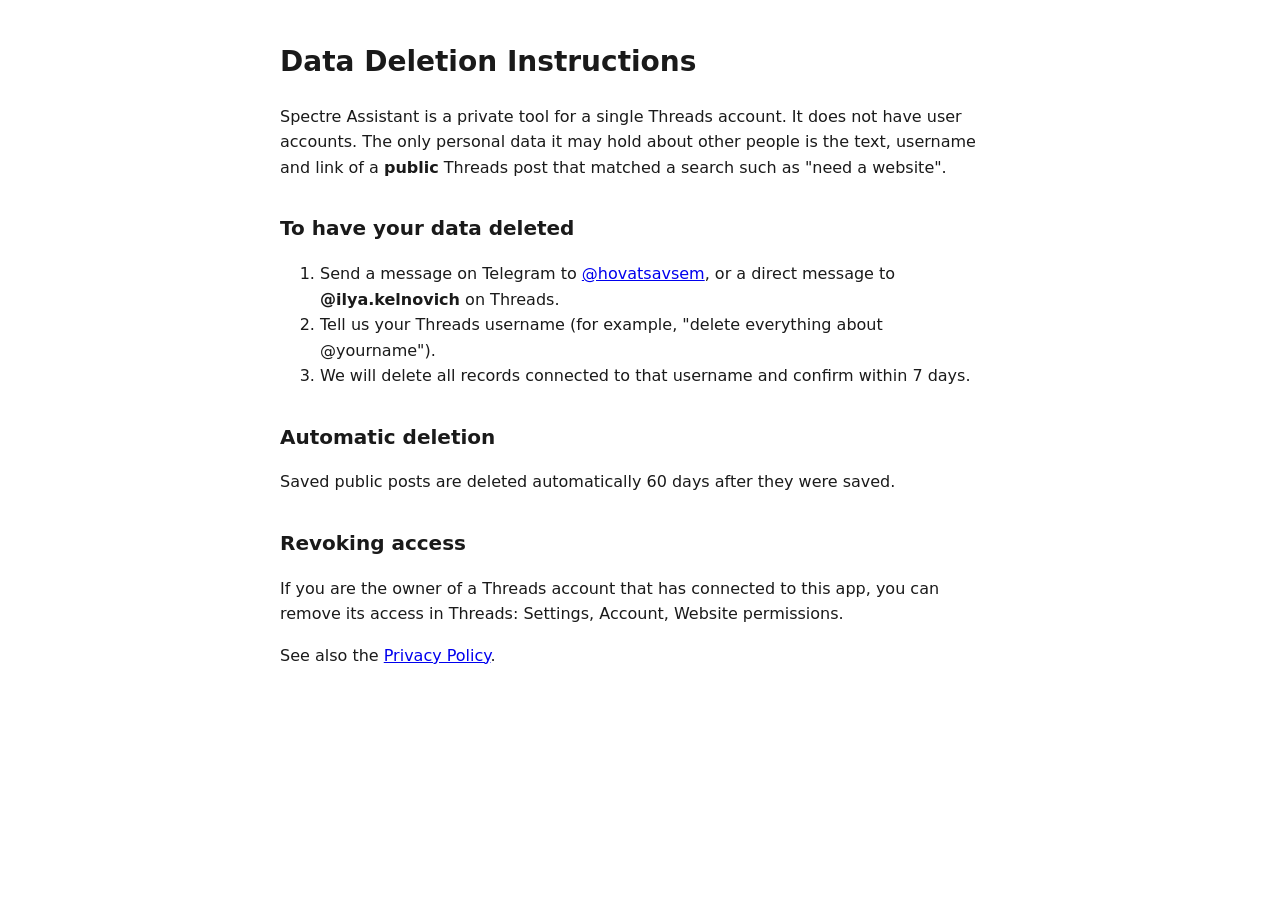
<file: data-deletion.html>
<!doctype html>
<html lang="en">
<head>
<meta charset="utf-8">
<meta name="viewport" content="width=device-width, initial-scale=1">
<title>Data Deletion — Spectre Assistant</title>
<style>
  body { font: 16px/1.6 system-ui, -apple-system, "Segoe UI", sans-serif; max-width: 720px; margin: 40px auto; padding: 0 16px; color: #1a1a1a; background: #fff; }
  h1 { font-size: 28px; } h2 { font-size: 20px; margin-top: 32px; }
  @media (prefers-color-scheme: dark) { body { background: #141414; color: #ececec; } a { color: #8ab4ff; } }
</style>
</head>
<body>
<h1>Data Deletion Instructions</h1>
<p>Spectre Assistant is a private tool for a single Threads account. It does not have user accounts. The only personal data it may hold about other people is the text, username and link of a <b>public</b> Threads post that matched a search such as "need a website".</p>

<h2>To have your data deleted</h2>
<ol>
  <li>Send a message on Telegram to <a href="https://t.me/hovatsavsem">@hovatsavsem</a>, or a direct message to <b>@ilya.kelnovich</b> on Threads.</li>
  <li>Tell us your Threads username (for example, "delete everything about @yourname").</li>
  <li>We will delete all records connected to that username and confirm within 7 days.</li>
</ol>

<h2>Automatic deletion</h2>
<p>Saved public posts are deleted automatically 60 days after they were saved.</p>

<h2>Revoking access</h2>
<p>If you are the owner of a Threads account that has connected to this app, you can remove its access in Threads: Settings, Account, Website permissions.</p>

<p>See also the <a href="privacy-policy.html">Privacy Policy</a>.</p>
</body>
</html>
</file>
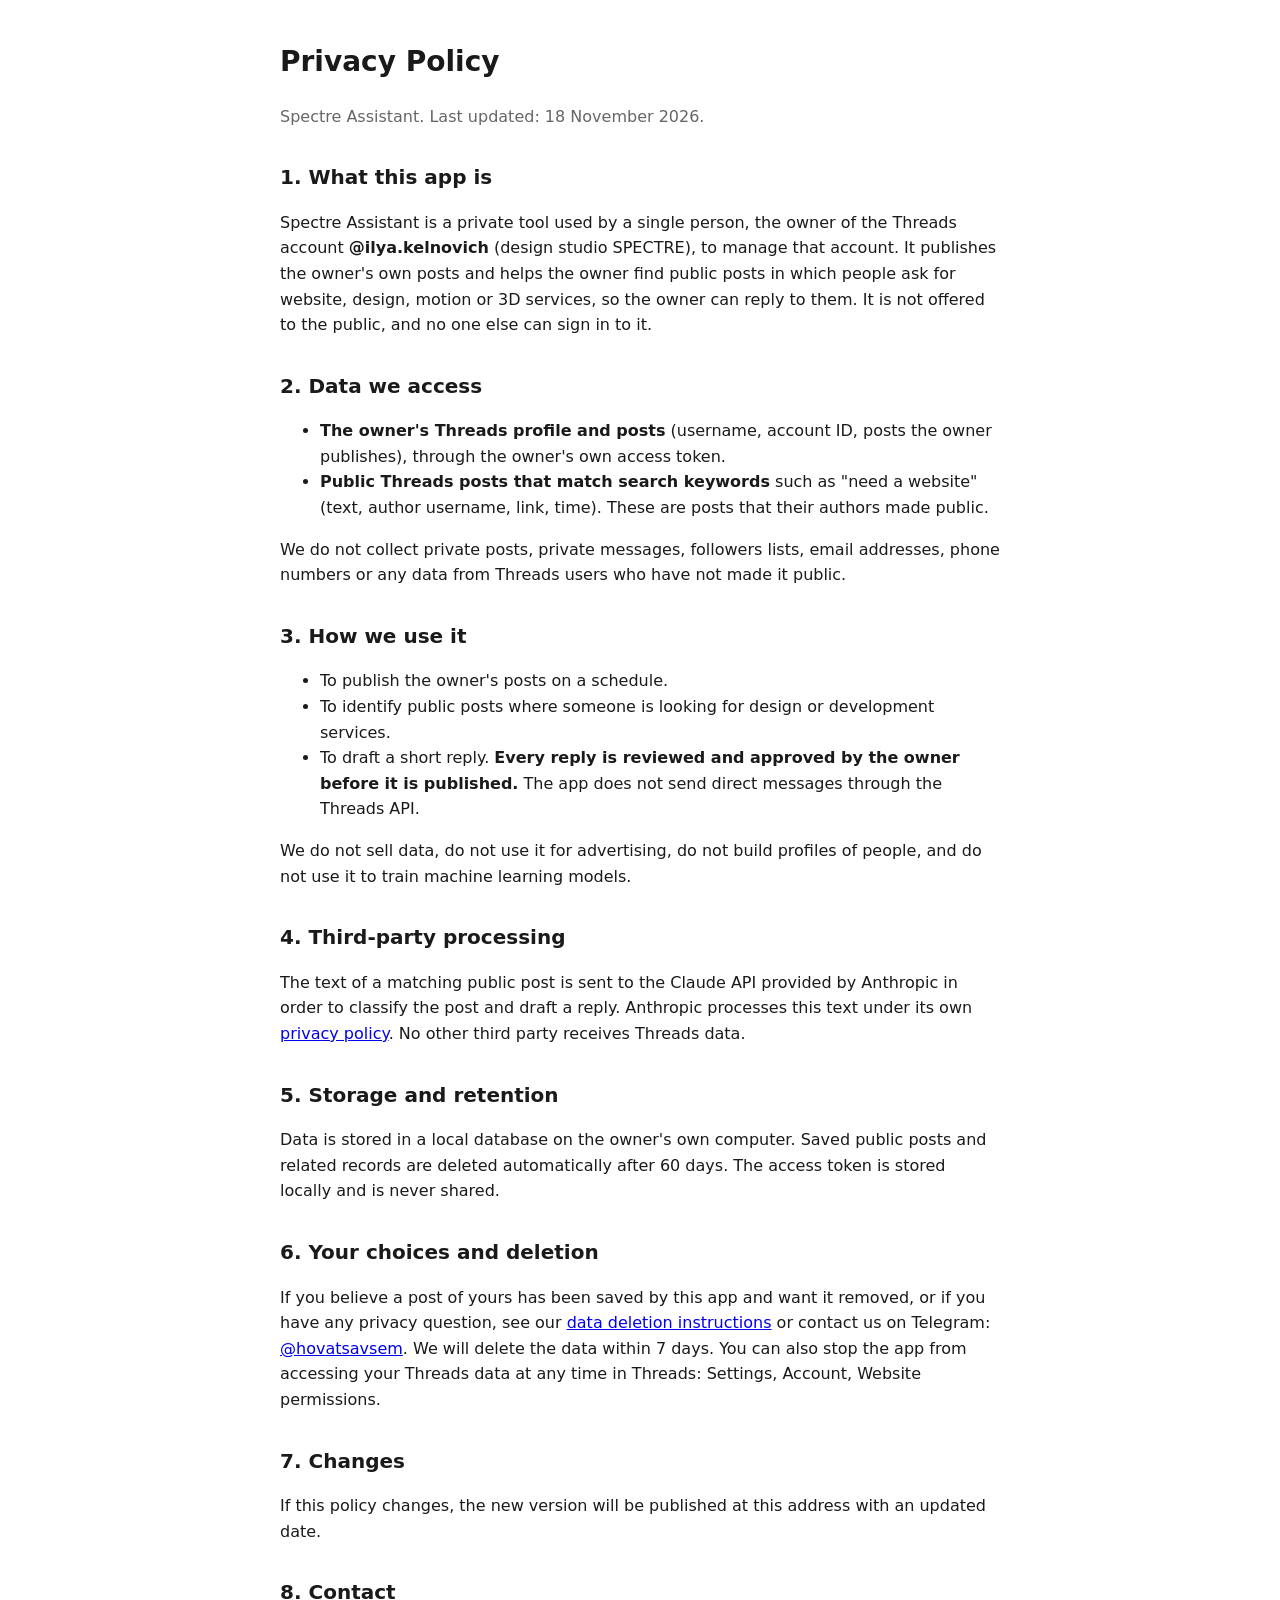
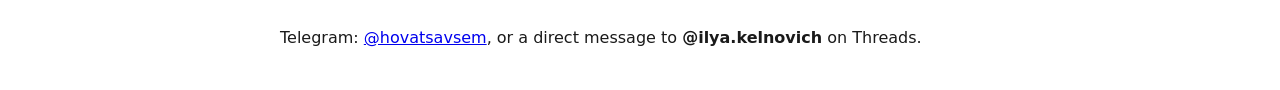
<file: privacy-policy.html>
<!doctype html>
<html lang="en">
<head>
<meta charset="utf-8">
<meta name="viewport" content="width=device-width, initial-scale=1">
<title>Privacy Policy — Spectre Assistant</title>
<style>
  body { font: 16px/1.6 system-ui, -apple-system, "Segoe UI", sans-serif; max-width: 720px; margin: 40px auto; padding: 0 16px; color: #1a1a1a; background: #fff; }
  h1 { font-size: 28px; } h2 { font-size: 20px; margin-top: 32px; }
  .muted { color: #666; }
  @media (prefers-color-scheme: dark) { body { background: #141414; color: #ececec; } .muted { color: #a0a0a0; } a { color: #8ab4ff; } }
</style>
</head>
<body>
<h1>Privacy Policy</h1>
<p class="muted">Spectre Assistant. Last updated: 18 November 2026.</p>

<h2>1. What this app is</h2>
<p>Spectre Assistant is a private tool used by a single person, the owner of the Threads account <b>@ilya.kelnovich</b> (design studio SPECTRE), to manage that account. It publishes the owner's own posts and helps the owner find public posts in which people ask for website, design, motion or 3D services, so the owner can reply to them. It is not offered to the public, and no one else can sign in to it.</p>

<h2>2. Data we access</h2>
<ul>
  <li><b>The owner's Threads profile and posts</b> (username, account ID, posts the owner publishes), through the owner's own access token.</li>
  <li><b>Public Threads posts that match search keywords</b> such as "need a website" (text, author username, link, time). These are posts that their authors made public.</li>
</ul>
<p>We do not collect private posts, private messages, followers lists, email addresses, phone numbers or any data from Threads users who have not made it public.</p>

<h2>3. How we use it</h2>
<ul>
  <li>To publish the owner's posts on a schedule.</li>
  <li>To identify public posts where someone is looking for design or development services.</li>
  <li>To draft a short reply. <b>Every reply is reviewed and approved by the owner before it is published.</b> The app does not send direct messages through the Threads API.</li>
</ul>
<p>We do not sell data, do not use it for advertising, do not build profiles of people, and do not use it to train machine learning models.</p>

<h2>4. Third-party processing</h2>
<p>The text of a matching public post is sent to the Claude API provided by Anthropic in order to classify the post and draft a reply. Anthropic processes this text under its own <a href="https://www.anthropic.com/legal/privacy">privacy policy</a>. No other third party receives Threads data.</p>

<h2>5. Storage and retention</h2>
<p>Data is stored in a local database on the owner's own computer. Saved public posts and related records are deleted automatically after 60 days. The access token is stored locally and is never shared.</p>

<h2>6. Your choices and deletion</h2>
<p>If you believe a post of yours has been saved by this app and want it removed, or if you have any privacy question, see our <a href="data-deletion.html">data deletion instructions</a> or contact us on Telegram: <a href="https://t.me/hovatsavsem">@hovatsavsem</a>. We will delete the data within 7 days. You can also stop the app from accessing your Threads data at any time in Threads: Settings, Account, Website permissions.</p>

<h2>7. Changes</h2>
<p>If this policy changes, the new version will be published at this address with an updated date.</p>

<h2>8. Contact</h2>
<p>Telegram: <a href="https://t.me/hovatsavsem">@hovatsavsem</a>, or a direct message to <b>@ilya.kelnovich</b> on Threads.</p>
</body>
</html>
</file>
<file: css/style.css>
:root {
  --blue: #2447ff;
  --ice: #9db0ff;
  --line: rgba(255, 255, 255, .12);
  --mute: rgba(255, 255, 255, .62);
  --pad: clamp(20px, 4vw, 56px);
  --ease: cubic-bezier(.2, .7, .2, 1);
  --fd: 'Unbounded', 'Onest', system-ui, sans-serif;
  --fb: 'Onest', system-ui, -apple-system, 'Segoe UI', sans-serif;
}

* { box-sizing: border-box; margin: 0; }
html { -webkit-text-size-adjust: 100%; scroll-behavior: smooth; scrollbar-width: thin; scrollbar-color: rgba(128, 128, 128, .55) transparent; }
body {
  background: #000; color: #fff;
  font-family: var(--fb); font-size: 17px; line-height: 1.5;
  overflow-x: hidden; -webkit-font-smoothing: antialiased;
  user-select: none; -webkit-user-select: none; -webkit-touch-callout: none;
  -webkit-tap-highlight-color: transparent;
}
a { color: inherit; text-decoration: none; -webkit-user-drag: none; }
ul, ol { list-style: none; padding: 0; }
button { font: inherit; color: inherit; background: none; border: 0; cursor: pointer; }
svg { display: block; }
[hidden] { display: none !important; }
:focus-visible { outline: 2px solid var(--ice); outline-offset: 3px; border-radius: 6px; }

/* Холст лежит поверх содержимого. Под ним браузеру приходилось держать всю страницу отдельным слоем
   и смешивать три полноэкранных слоя в каждом кадре; сверху страница остаётся одним слоем. */
#gl { position: fixed; inset: 0; width: 100%; height: 100%; z-index: 2; pointer-events: none; }
#site, #demo { position: relative; z-index: 1; }
#veil { position: fixed; inset: 0; z-index: 50; will-change: clip-path, opacity; }

/* ---------- курсор ---------- */
.cur { position: fixed; left: 0; top: 0; z-index: 60; pointer-events: none; opacity: 0; mix-blend-mode: difference; transition: opacity .3s; }
.cur.on { opacity: 1; }
.cur span {
  position: absolute; left: -17px; top: -17px; width: 34px; height: 34px; border-radius: 50%;
  border: 1px solid #fff; transition: transform .35s var(--ease), background .3s;
}
.cur.is-link span { transform: scale(1.7); background: rgba(255, 255, 255, .22); }

/* ---------- логотип ---------- */
.logo { display: inline-flex; align-items: center; gap: 10px; font-family: var(--fd); font-weight: 800; letter-spacing: .14em; font-size: 15px; }
.logo::before { content: ''; width: 10px; height: 10px; border-radius: 50%; background: var(--blue); box-shadow: 0 0 0 4px rgba(36, 71, 255, .25), 0 0 18px var(--blue); }

/* ---------- кнопки ---------- */
.btn {
  display: inline-flex; align-items: center; justify-content: space-between; gap: 16px;
  min-height: 56px; padding: 0 8px 0 28px; border-radius: 999px;
  background: var(--blue); color: #fff; font-weight: 600;
  box-shadow: 0 10px 40px -12px rgba(36, 71, 255, .9), inset 0 1px 0 rgba(255, 255, 255, .25);
  transition: background .25s, transform .25s var(--ease), box-shadow .25s;
}
.btn-ico { width: 40px; height: 40px; border-radius: 50%; background: #fff; color: var(--blue); display: grid; place-items: center; flex-shrink: 0; transition: transform .35s var(--ease); }
.btn:hover { background: #3857ff; box-shadow: 0 14px 50px -10px rgba(36, 71, 255, 1), inset 0 1px 0 rgba(255, 255, 255, .3); }
.btn:hover .btn-ico { transform: rotate(45deg); }
.btn:active { transform: scale(.97); }
.btn { transition: background .25s, transform .25s var(--ease), box-shadow .25s, translate .3s var(--ease); }
.btn-sm { min-height: 42px; padding: 0 20px; font-size: 15px; }
.btn-light { background: #fff; color: #000; box-shadow: 0 14px 50px -14px rgba(0, 0, 0, .7); }
.btn-light .btn-ico { background: #000; color: #fff; }
.btn-light:hover { background: #e4e9ff; box-shadow: 0 14px 50px -14px rgba(0, 0, 0, .8); }
.link { position: relative; font-weight: 500; padding-bottom: 4px; }
.link::after { content: ''; position: absolute; left: 0; right: 0; bottom: 0; height: 1px; background: currentColor; opacity: .45; transform-origin: left; transition: transform .4s var(--ease), opacity .3s; }
.link:hover::after { opacity: 1; animation: redraw .6s var(--ease); }
@keyframes redraw { 0% { transform: scaleX(1); transform-origin: right; } 50% { transform: scaleX(0); transform-origin: right; } 51% { transform-origin: left; } 100% { transform: scaleX(1); } }
.actions { display: flex; flex-wrap: wrap; align-items: center; gap: 18px 30px; }

/* ---------- навигация ---------- */
.nav {
  position: fixed; inset: 0 0 auto 0; z-index: 30;
  display: flex; align-items: center; justify-content: space-between; gap: 20px;
  padding: 16px var(--pad);
  background: linear-gradient(#000 0%, rgba(0, 0, 0, .6) 55%, transparent);
}
.nav-links {
  display: flex; gap: 2px; padding: 5px; border-radius: 999px; font-size: 15px;
  background: rgba(255, 255, 255, .06); border: 1px solid rgba(255, 255, 255, .09);
  backdrop-filter: blur(14px); -webkit-backdrop-filter: blur(14px);
}
.nav-links a { padding: 8px 18px; border-radius: 999px; color: var(--mute); transition: color .2s, background .2s; }
.nav-links a:hover { color: #fff; background: rgba(255, 255, 255, .1); }
.nav-side { display: flex; align-items: center; gap: 14px; }
.langs { display: flex; gap: 2px; padding: 4px; border-radius: 12px; font-size: 13px; font-weight: 600; background: rgba(255, 255, 255, .06); border: 1px solid rgba(255, 255, 255, .09); }
.langs button { padding: 6px 9px; border-radius: 8px; color: var(--mute); transition: color .2s, background .2s; }
.langs button:hover { color: #fff; }
.langs button[aria-pressed="true"] { color: #fff; background: var(--blue); }

/* ---------- первый экран ---------- */
.hero {
  position: relative; min-height: 100vh; min-height: 100svh;
  display: flex; flex-direction: column; justify-content: flex-end;
  padding: 120px var(--pad) clamp(48px, 9vh, 96px);
}
.hero > :not(.scroll-cue) { max-width: min(56%, 860px); }
.hero h1 {
  font-family: var(--fd); font-weight: 600;
  font-size: clamp(2.1rem, 5.4vw, 5.4rem); line-height: 1.04; letter-spacing: -.02em;
  text-wrap: balance;
}
.grad {
  background: linear-gradient(100deg, #fff 0%, var(--ice) 28%, var(--blue) 62%, var(--ice) 86%, #fff 100%);
  background-size: 220% 100%; -webkit-background-clip: text; background-clip: text; color: transparent;
  animation: sheen 9s ease-in-out infinite alternate;
  padding-bottom: .12em;
}
@keyframes sheen { to { background-position: 100% 0; } }
.lead { margin: 28px 0 36px; font-size: clamp(1rem, 1.35vw, 1.25rem); color: var(--mute); max-width: 52ch !important; }
.ready .hero h1 { animation: rise .9s var(--ease) both; }
.ready .hero .lead, .ready .hero .actions { animation: rise .9s .15s var(--ease) both; }
@keyframes rise { from { opacity: 0; transform: translateY(28px); } }
.scroll-cue { position: absolute; right: var(--pad); bottom: clamp(48px, 9vh, 96px); display: flex; align-items: center; gap: 14px; font-size: 13px; color: var(--mute); writing-mode: vertical-rl; }
.scroll-cue::after { content: ''; width: 1px; height: 64px; background: linear-gradient(#fff, transparent); animation: cue 2.2s ease-in-out infinite; transform-origin: top; }
@keyframes cue { 0% { transform: scaleY(0); } 50% { transform: scaleY(1); transform-origin: top; } 51% { transform-origin: bottom; } 100% { transform: scaleY(0); transform-origin: bottom; } }
.no-gl .hero { background: radial-gradient(60vw 60vw at 78% 40%, rgba(36, 71, 255, .55), transparent 65%); }

/* ---------- секции ---------- */
main > section:not(.hero) { padding: clamp(72px, 11vw, 160px) var(--pad); }
.sec-head {
  position: relative; display: grid; grid-template-columns: minmax(0, 1.2fr) minmax(0, 1fr); gap: 24px 48px; align-items: end;
  padding-top: 30px; border-top: 1px solid var(--line); margin-bottom: clamp(36px, 5vw, 64px);
}
.sec-head::before { content: ''; position: absolute; left: 0; top: -1px; width: 84px; height: 3px; background: var(--blue); box-shadow: 0 0 20px var(--blue); }
.sec-head h2, .end h2 { font-family: var(--fd); font-weight: 600; font-size: clamp(1.7rem, 3.6vw, 3.4rem); line-height: 1.08; letter-spacing: -.015em; text-wrap: balance; }
.sec-head p { color: var(--mute); max-width: 46ch; }

/* ---------- концепты ---------- */
.concepts .sec-head { display: block; max-width: min(56%, 880px); }
.concepts .sec-head p { margin-top: 18px; }
.c-list { display: grid; gap: 10px; max-width: min(56%, 880px); }
.c-row {
  position: relative; display: grid; grid-template-columns: minmax(0, 1fr) auto auto; align-items: center; gap: 22px;
  min-height: 112px; padding: 16px 18px 16px 30px; border-radius: 26px;
  background: linear-gradient(120deg, rgba(255, 255, 255, .07), rgba(255, 255, 255, .025)); border: 1px solid rgba(255, 255, 255, .1);
  transition: background .45s var(--ease), color .4s, border-color .4s, opacity .3s, box-shadow .45s;
}
.c-row::before { content: ''; position: absolute; left: 0; top: 26px; bottom: 26px; width: 3px; border-radius: 3px; background: var(--c); box-shadow: 0 0 16px var(--c); transition: opacity .3s; }
.c-row::after { content: ''; position: absolute; inset: 0; border-radius: inherit; background: var(--bg); opacity: 0; z-index: -1; clip-path: circle(0% at 0% 50%); transition: clip-path .7s var(--ease), opacity .25s; }
.c-row { isolation: isolate; }
.c-type {
  display: block; color: var(--c);
  font-family: var(--f); font-weight: var(--fw, 600); font-style: var(--fi, normal);
  letter-spacing: var(--ls, 0); text-transform: var(--tt, none);
  font-size: calc(clamp(1.6rem, 3.1vw, 3rem) * var(--k, 1)); line-height: 1.02;
  transition: color .4s, transform .5s var(--ease);
}
.c-style { display: block; padding-top: 9px; font-size: 15px; opacity: .5; transition: opacity .4s, transform .5s var(--ease); }
.c-side { display: flex; flex-direction: column; align-items: flex-end; gap: 9px; }
.c-brand { font-family: var(--f); font-weight: var(--fw, 600); font-style: var(--fi, normal); text-transform: var(--tt, none); font-size: 1.2rem; line-height: 1; color: rgba(255, 255, 255, .75); transition: color .4s; }
.c-sw { display: flex; }
.c-sw i { width: 17px; height: 17px; border-radius: 50%; margin-left: -5px; border: 1.5px solid #15151a; transition: border-color .4s, margin .5s var(--ease); }
.c-sw i:nth-child(1) { background: var(--bg); }
.c-sw i:nth-child(2) { background: var(--ink); }
.c-sw i:nth-child(3) { background: var(--acc); }
.c-go { width: 56px; height: 56px; border-radius: 50%; border: 1px solid rgba(255, 255, 255, .2); display: grid; place-items: center; color: rgba(255, 255, 255, .8); transition: background .4s, color .4s, border-color .4s, transform .5s var(--ease), translate .3s var(--ease), box-shadow .4s; }

.c-row.is-on { color: var(--ink); border-color: transparent; box-shadow: 0 24px 70px -30px var(--c); }
.c-row.is-on::after { opacity: 1; clip-path: circle(150% at 0% 50%); }
.c-row.is-on::before { opacity: 0; }
.c-row.is-on .c-type, .c-row.is-on .c-brand { color: var(--ink); }
.c-row.is-on .c-type, .c-row.is-on .c-style { transform: translateX(8px); }
.c-row.is-on .c-style { opacity: .85; }
.c-row.is-on .c-sw i { border-color: var(--bg); margin-left: 3px; box-shadow: 0 0 0 1px color-mix(in srgb, var(--ink) 30%, transparent); }
.c-row.is-on .c-go { background: var(--acc); color: var(--bg); border-color: transparent; transform: rotate(45deg) scale(1.06); box-shadow: 0 10px 30px -10px rgba(0, 0, 0, .5); }
.c-list:has(.is-on) .c-row:not(.is-on) { opacity: .45; }

/* ---------- бегущая строка ---------- */
.ticker { overflow: hidden; padding: clamp(18px, 3vw, 40px) 0; border-block: 1px solid var(--line); }
.ticker-in { display: flex; align-items: center; width: max-content; animation: tick 38s linear infinite; }
.ticker-in span { font-family: var(--fd); font-weight: 800; font-size: clamp(1.8rem, 5vw, 4.4rem); line-height: 1.1; white-space: nowrap; color: transparent; -webkit-text-stroke: 1px rgba(255, 255, 255, .42); }
.ticker-in span.fill { color: #fff; -webkit-text-stroke: 0; }
.ticker-in b { margin: 0 .7em; width: .5em; height: .5em; font-size: clamp(1.8rem, 5vw, 4.4rem); border-radius: 50%; background: var(--blue); box-shadow: 0 0 24px var(--blue); flex-shrink: 0; }
@keyframes tick { to { transform: translateX(-50%); } }

/* ---------- услуги ---------- */
.s-grid { display: grid; grid-template-columns: repeat(4, minmax(0, 1fr)); gap: 14px; }
.s-card {
  --spot: rgba(36, 71, 255, .4); --i1: #c9d3ff; --i2: #2447ff; --i3: rgba(255, 255, 255, .07); --i4: rgba(157, 176, 255, .6); --i5: #0f1436;
  position: relative; overflow: hidden; isolation: isolate;
  display: flex; flex-direction: column; min-height: 420px; padding: 26px;
  border-radius: 30px; background: linear-gradient(160deg, #0e1230, #06070f 72%); border: 1px solid rgba(157, 176, 255, .16);
  transition: border-color .3s, box-shadow .5s, transform .6s var(--ease);
}
.s-card::before {
  content: ''; position: absolute; inset: 0; z-index: -1; opacity: 0; transition: opacity .35s;
  background: radial-gradient(420px circle at var(--mx, 50%) var(--my, 50%), var(--spot), transparent 65%);
}
.s-card::after {
  content: ''; position: absolute; inset: 0; z-index: -1; pointer-events: none;
  background-image: radial-gradient(rgba(255, 255, 255, .16) 1px, transparent 1.4px); background-size: 18px 18px;
  -webkit-mask-image: radial-gradient(70% 60% at 85% 0%, #000, transparent); mask-image: radial-gradient(70% 60% at 85% 0%, #000, transparent);
}
.s-card:hover { border-color: rgba(157, 176, 255, .55); box-shadow: 0 34px 90px -34px rgba(36, 71, 255, .85); }
.s-card:hover::before { opacity: 1; }
.s-art { width: clamp(150px, 64%, 220px); margin: 4px 0 auto -4px; filter: drop-shadow(0 18px 26px rgba(36, 71, 255, .55)); animation: floaty 6s ease-in-out infinite; animation-delay: calc(var(--i, 0) * -1.1s); }
.s-art svg { width: 100%; height: auto; overflow: visible; }
.s-art .gl { fill: var(--i3); stroke: var(--i4); stroke-width: 1.2; }
.s-art .gl2 { fill: var(--i5); stroke: var(--i4); stroke-width: 1.2; }
.s-art .ln { fill: var(--i4); opacity: .6; }
.s-art .dot { fill: var(--i4); }
.s-art .a1, .s-art .a2, .s-art .a3, .s-art .a4 { transform-box: fill-box; transform-origin: center; transition: transform .7s var(--ease); }
.s-card:hover .a1 { transform: translate(-3px, -4px) scale(1.05); }
.s-card:hover .a2 { transform: translate(7px, 3px) rotate(8deg); }
.s-card:hover .a3 { transform: translate(4px, -7px) rotate(-10deg); }
.s-card:hover .a4 { transform: translate(-16px, -14px); }
@keyframes floaty { 50% { transform: translateY(-8px); } }
.s-go { position: absolute; right: 22px; top: 22px; width: 50px; height: 50px; border-radius: 50%; display: grid; place-items: center; border: 1px solid rgba(255, 255, 255, .2); color: rgba(255, 255, 255, .8); transition: background .35s, color .35s, border-color .35s, transform .5s var(--ease), translate .3s var(--ease); }
.s-card:hover .s-go { background: #fff; color: var(--blue); border-color: transparent; transform: rotate(45deg); }
.s-card h3 { font-family: var(--fd); font-weight: 600; font-size: 1.35rem; line-height: 1.15; margin: 30px 0 10px; }
.s-card p { color: var(--mute); max-width: 38ch; }
.s-tags { display: flex; flex-wrap: wrap; gap: 6px; margin-top: 18px; }
.s-tags li { padding: 6px 13px; border-radius: 999px; font-size: 13px; border: 1px solid rgba(255, 255, 255, .16); color: rgba(255, 255, 255, .85); background: rgba(255, 255, 255, .04); }
.s-more { display: flex; align-items: center; justify-content: space-between; margin-top: 22px; padding-top: 16px; border-top: 1px solid rgba(255, 255, 255, .14); font-weight: 600; font-size: 15px; }
.s-more span { position: relative; }
.s-more span::after { content: ''; position: absolute; left: 0; right: 0; bottom: -3px; height: 1px; background: currentColor; transform: scaleX(0); transform-origin: left; transition: transform .5s var(--ease); }
.s-card:hover .s-more span::after { transform: scaleX(1); }
.s-more em { font-family: var(--fd); font-style: normal; font-size: 13px; opacity: .55; }
.s-wide { grid-column: span 2; }
.s-wide h3 { font-size: clamp(1.6rem, 2.5vw, 2.3rem); }
.s-wide .s-art { width: clamp(170px, 42%, 260px); }
.s-blue { --spot: rgba(255, 255, 255, .28); --i1: #ffffff; --i2: #b9c6ff; --i3: rgba(255, 255, 255, .16); --i4: rgba(255, 255, 255, .75); --i5: #2447ff; background: radial-gradient(130% 150% at 100% 0%, #7f97ff 0%, var(--blue) 40%, #0b1680 100%); border-color: transparent; }
.s-blue p { color: rgba(255, 255, 255, .88); }
.s-blue .s-art { filter: drop-shadow(0 18px 26px rgba(3, 7, 41, .55)); }
.s-blue .s-tags li { border-color: rgba(255, 255, 255, .4); color: #fff; background: rgba(255, 255, 255, .1); }
.s-blue .s-more { border-color: rgba(255, 255, 255, .3); }
.s-white { --spot: rgba(36, 71, 255, .22); --i1: #7f97ff; --i2: #2447ff; --i3: rgba(36, 71, 255, .08); --i4: rgba(36, 71, 255, .5); --i5: #ffffff; background: linear-gradient(160deg, #fff, #e6ebff); color: #05060f; border-color: transparent; }
.s-white::after { background-image: radial-gradient(rgba(36, 71, 255, .3) 1px, transparent 1.4px); }
.s-white p { color: rgba(5, 6, 15, .66); }
.s-white .s-art { filter: drop-shadow(0 18px 24px rgba(36, 71, 255, .35)); }
.s-white .s-tags li { border-color: rgba(5, 6, 15, .2); color: #05060f; background: rgba(36, 71, 255, .05); }
.s-white .s-go { border-color: rgba(5, 6, 15, .2); color: #05060f; }
.s-white:hover .s-go { background: var(--blue); color: #fff; }
.s-white .s-more { border-color: rgba(5, 6, 15, .14); }

/* ---------- команда ---------- */
.steps { display: grid; grid-template-columns: repeat(4, minmax(0, 1fr)); gap: 0; counter-reset: step; }
.steps li { position: relative; counter-increment: step; padding: 34px 28px 0 0; border-top: 1px solid var(--line); }
.steps li::after { content: ''; position: absolute; left: 0; top: -6px; width: 11px; height: 11px; border-radius: 50%; background: #000; border: 2px solid var(--blue); transition: background .3s, box-shadow .3s; }
.steps li:hover::after { background: var(--blue); box-shadow: 0 0 18px var(--blue); }
.steps li::before {
  content: '0' counter(step); display: block; margin-bottom: 22px;
  font-family: var(--fd); font-weight: 800; font-size: clamp(2.6rem, 4.6vw, 4.4rem); line-height: 1;
  color: transparent; -webkit-text-stroke: 1.5px var(--blue); transition: color .35s;
}
.steps li:hover::before { color: var(--blue); }
.steps h3 { font-family: var(--fd); font-weight: 600; font-size: 1.1rem; margin-bottom: 10px; }
.steps p { color: var(--mute); max-width: 30ch; }

/* ---------- отзывы: две ленты едут навстречу друг другу ---------- */
.r-wall { display: grid; gap: 16px; margin: 0 calc(var(--pad) * -1) 44px; }
.r-line { overflow: hidden; -webkit-mask-image: linear-gradient(90deg, transparent, #000 9%, #000 91%, transparent); mask-image: linear-gradient(90deg, transparent, #000 9%, #000 91%, transparent); }
.r-run { display: flex; gap: 16px; width: max-content; padding: 6px 0; animation: tick 64s linear infinite; }
.r-line.rev .r-run { animation-direction: reverse; animation-duration: 72s; }
.r-wall:hover .r-run { animation-play-state: paused; }
.r-card {
  position: relative; flex: 0 0 min(400px, 80vw); margin: 0 16px 0 0;
  display: flex; flex-direction: column; gap: 18px; padding: 22px 24px 26px;
  border-radius: 26px 26px 26px 8px; border: 1px solid rgba(157, 176, 255, .16);
  background: linear-gradient(150deg, #11163a, #080a18 62%);
  transition: border-color .3s, transform .45s var(--ease), box-shadow .45s;
}
.r-run { gap: 0; }
.r-card:hover { border-color: rgba(157, 176, 255, .6); transform: translateY(-5px); box-shadow: 0 24px 60px -28px rgba(36, 71, 255, .9); }
.r-card figcaption { display: flex; align-items: center; gap: 12px; }
.r-card figcaption div { display: flex; flex-direction: column; line-height: 1.25; min-width: 0; }
.r-card figcaption b { font-weight: 600; font-size: 15px; white-space: nowrap; overflow: hidden; text-overflow: ellipsis; }
.r-card figcaption div span { font-size: 13px; color: var(--mute); }
.r-av { width: 44px; height: 44px; flex-shrink: 0; border-radius: 50%; display: grid; place-items: center; font-family: var(--fd); font-weight: 800; font-size: 16px; color: #fff; background: linear-gradient(140deg, hsl(var(--h) 90% 66%), hsl(calc(var(--h) + 28) 82% 44%)); }
.r-tg { width: 22px; height: 22px; margin-left: auto; flex-shrink: 0; color: #5aa9ff; }
.r-card blockquote { font-size: 1.08rem; line-height: 1.45; }

/* ---------- финал ---------- */
main > section.end, .w .end {
  position: relative; overflow: hidden;
  margin: 0 var(--pad) var(--pad); border-radius: clamp(24px, 3vw, 44px);
  padding: clamp(56px, 9vw, 130px) clamp(24px, 6vw, 96px);
  background: radial-gradient(120% 140% at 85% 0%, #6f8bff 0%, var(--blue) 38%, #0a1570 78%, #030729 100%);
}
.end::after { content: ''; position: absolute; right: -8%; top: -30%; width: 56%; aspect-ratio: 1; border-radius: 50%; border: 1px solid rgba(255, 255, 255, .22); box-shadow: 0 0 0 60px rgba(255, 255, 255, .04), 0 0 0 140px rgba(255, 255, 255, .03); pointer-events: none; }
.end > * { position: relative; z-index: 1; }
.end h2 { font-size: clamp(2rem, 5.6vw, 5.2rem); }
.end p { margin: 24px 0 36px; max-width: 48ch; font-size: 1.1rem; color: rgba(255, 255, 255, .85); }

.foot { display: flex; flex-wrap: wrap; justify-content: space-between; align-items: center; gap: 10px 30px; padding: 28px var(--pad) 40px; font-size: 14px; color: var(--mute); }
.foot .logo { color: #fff; font-size: 13px; }

/* ---------- адаптив ---------- */
@media (max-width: 1100px) {
  .nav-links { display: none; }
  .s-grid { grid-template-columns: repeat(2, minmax(0, 1fr)); }
  .steps { grid-template-columns: repeat(2, minmax(0, 1fr)); row-gap: 44px; }
}
@media (max-width: 860px) {
  body { font-size: 16px; }
  .hero > :not(.scroll-cue), .concepts .sec-head, .c-list { max-width: none; }
  .hero h1 { font-size: clamp(1.9rem, 8.4vw, 3.4rem); }
  .hero { padding-bottom: 44px; }
  .scroll-cue { display: none; }
  .nav { padding: 12px var(--pad); }
  .nav .btn { display: none; }
  .sec-head { grid-template-columns: 1fr; }
  .c-row { grid-template-columns: minmax(0, 1fr) auto; min-height: 92px; padding: 14px 14px 14px 22px; border-radius: 20px; gap: 12px; background: linear-gradient(120deg, rgba(22, 22, 28, .72), rgba(8, 8, 12, .72)); }
  .c-side { display: none; }
  .c-go { width: 44px; height: 44px; }
  .c-type { font-size: calc(clamp(1.45rem, 7vw, 2.3rem) * var(--k, 1)); overflow-wrap: anywhere; }
  .s-card { min-height: 360px; }
}
@media (max-width: 560px) {
  .s-grid, .steps { grid-template-columns: 1fr; }
  .s-wide { grid-column: auto; }
  .actions .btn { width: 100%; }
  .langs button { padding: 6px 7px; }
}
@media (prefers-reduced-motion: reduce) {
  html { scroll-behavior: auto; }
  *, *::before, *::after { animation: none !important; transition: none !important; }
}

/* ---------- полоса прогресса ---------- */
.prog { position: fixed; left: 0; right: 0; top: 0; height: 3px; z-index: 45; transform: scaleX(0); transform-origin: left; background: linear-gradient(90deg, var(--blue), var(--ice)); box-shadow: 0 0 14px var(--blue); pointer-events: none; }

/* ---------- появление при прокрутке ---------- */
.rv { transition: opacity .9s var(--ease), transform 1s var(--ease) !important; transition-delay: calc(var(--i, 0) * 80ms) !important; }
.rv:not(.in) { opacity: 0; transform: translateY(54px) scale(.96); }
.wd { display: inline-block; overflow: hidden; vertical-align: top; padding: .04em .14em .16em; margin: -.04em -.14em -.16em; }
.wd > span { display: inline-block; transform: translateY(112%) rotate(4deg); transform-origin: left bottom; transition: transform 1s var(--ease); transition-delay: calc(var(--i, 0) * 70ms); }
.rvw.in .wd > span { transform: none; }
@media (prefers-reduced-motion: reduce) {
  .rv:not(.in) { opacity: 1; transform: none; filter: none; }
  .wd > span { transform: none; }
}

/* ---------- примерка названия: поле над списком концептов ---------- */
.nm { display: grid; gap: 10px; max-width: min(56%, 880px); margin-bottom: 26px; }
.nm-l { font-family: var(--fd); font-weight: 600; font-size: 14px; color: var(--ice); }
.nm-f { position: relative; display: flex; align-items: center; }
.nm-f input {
  width: 100%; height: 64px; padding: 0 62px 0 24px; border-radius: 20px; border: 1px solid rgba(255, 255, 255, .14);
  background: rgba(255, 255, 255, .05); color: #fff; font: inherit; font-size: 1.15rem; outline: none;
  user-select: text; -webkit-user-select: text; transition: border-color .25s, background .25s, box-shadow .25s;
}
.nm-f input::placeholder { color: rgba(255, 255, 255, .38); }
.nm-f input:focus { border-color: var(--blue); background: rgba(36, 71, 255, .1); box-shadow: 0 0 0 4px rgba(36, 71, 255, .18); }
.nm.has .nm-f input { border-color: rgba(157, 176, 255, .5); }
.nm-f button { position: absolute; right: 12px; width: 40px; height: 40px; border-radius: 50%; display: grid; place-items: center; color: var(--mute); opacity: 0; pointer-events: none; transition: opacity .2s, background .2s, color .2s; }
.nm.has .nm-f button { opacity: 1; pointer-events: auto; }
.nm-f button:hover { background: rgba(255, 255, 255, .12); color: #fff; }
.nm-h { font-size: 14px; color: var(--mute); }
.c-brand { max-width: 15em; overflow: hidden; text-overflow: ellipsis; white-space: nowrap; padding-block: .12em; }

/* ---------- заявка: три вопроса и готовое сообщение ---------- */
.bf { display: grid; grid-template-columns: minmax(0, 1.25fr) minmax(0, 1fr); gap: clamp(20px, 3vw, 48px); align-items: start; }
.bf-q { display: grid; gap: 14px; }
.bf-step { padding: 24px 26px 26px; border-radius: 26px; border: 1px solid rgba(157, 176, 255, .16); background: linear-gradient(150deg, #0e1230, #06070f 70%); }
.bf-step h3 { display: flex; align-items: baseline; flex-wrap: wrap; gap: 6px 12px; margin-bottom: 18px; font-family: var(--fd); font-weight: 600; font-size: 1.12rem; }
.bf-step h3 b { font-size: 13px; font-weight: 800; color: #7f97ff; }
.bf-step h3 em { font-family: var(--fb); font-style: normal; font-weight: 400; font-size: 13px; color: var(--mute); }
.bf-chips { display: flex; flex-wrap: wrap; gap: 8px; }
.bf-chip { min-height: 44px; padding: 0 18px; border-radius: 999px; border: 1px solid rgba(255, 255, 255, .16); background: rgba(255, 255, 255, .04); color: #fff; font-size: 15px; transition: background .2s, border-color .2s, box-shadow .2s, transform .2s var(--ease); }
.bf-chip:hover { border-color: rgba(157, 176, 255, .7); }
.bf-chip:active { transform: scale(.95); }
.bf-chip[aria-pressed="true"] { background: var(--blue); border-color: var(--blue); box-shadow: 0 8px 26px -10px var(--blue); }
.bf-out { position: sticky; top: 96px; display: grid; gap: 16px; }
.bf-chat { min-height: 250px; border-radius: 26px; border: 1px solid rgba(157, 176, 255, .16); background: #0a0c1c; overflow: hidden; }
.bf-top { display: flex; align-items: center; gap: 12px; padding: 16px 20px; border-bottom: 1px solid rgba(255, 255, 255, .08); }
.bf-top div { display: flex; flex-direction: column; line-height: 1.25; }
.bf-top b { font-family: var(--fd); font-weight: 800; font-size: 13px; letter-spacing: .12em; }
.bf-top div span { font-size: 13px; color: var(--mute); }
.bf-top .r-tg { margin-left: auto; }
.bf-av { width: 40px; height: 40px; flex-shrink: 0; border-radius: 50%; display: grid; place-items: center; background: var(--blue); font-family: var(--fd); font-weight: 800; }
.bf-msg { width: fit-content; max-width: 88%; margin: 22px 20px 22px auto; padding: 14px 18px; border-radius: 20px 20px 6px 20px; background: var(--blue); font-size: 1.02rem; line-height: 1.45; overflow-wrap: anywhere; }
.bf-msg.is-empty { margin: 22px auto 22px 20px; border-radius: 20px 20px 20px 6px; background: rgba(255, 255, 255, .06); color: var(--mute); }
.bf-send { width: 100%; }
.bf-note { font-size: 13px; color: var(--mute); }
@media (max-width: 860px) {
  .nm { max-width: none; }
  .bf { grid-template-columns: 1fr; }
  .bf-out { position: static; }
}
</file>
<file: css/demos.css>
/* ---------- общий каркас демо-лендинга ---------- */
.d {
  --b0: var(--bg); --i0: var(--ink);
  --on-acc: var(--bg); --r: 18px; --rb: 999px; --hr: 32px; --dfb: var(--fb); --f3: var(--dfb); --ia: 4 / 5; --cols: 4;
  --pad2: clamp(72px, 10vw, 150px);
  color: var(--ink); font-family: var(--dfb); min-height: 100vh; padding-bottom: 96px; overflow: clip;
}
.d, .d-book, .d-inv {
  --soft: color-mix(in srgb, var(--ink) 68%, transparent);
  --rule: color-mix(in srgb, var(--ink) 16%, transparent);
  --card: color-mix(in srgb, var(--ink) 6%, var(--bg));
}
.d-book, .d-inv { --bg: var(--i0); --ink: var(--b0); background: var(--bg); color: var(--ink); }
.d img { display: block; width: 100%; height: 100%; object-fit: cover; }
.d h1, .d h2:not(.d-end h2), .d-quote, .d-stats dt, .d-ticker span {
  font-family: var(--f); font-weight: var(--fw, 600); font-style: var(--fi, normal);
  text-transform: var(--tt, none); letter-spacing: var(--ls, 0);
}
.d h2:not(.d-end h2) { font-size: calc(clamp(2rem, 4.2vw, 4.2rem) * var(--k, 1) * .9); line-height: 1.02; text-wrap: balance; }
[data-px] { transform: translate3d(0, var(--py, 0px), 0) scale(1.16); will-change: transform; }

/* ---------- шапка ---------- */
.d-nav { position: relative; z-index: 5; display: flex; align-items: center; justify-content: space-between; gap: 20px; padding: 20px var(--pad); }
.d-logo { font-size: calc(1.55rem * var(--k, 1)); }
.d-nav nav { display: flex; gap: 4px; font-size: 15px; }
.d-nav nav a { padding: 9px 16px; border-radius: 999px; transition: background .25s; }
.d-nav nav a:hover { background: color-mix(in srgb, currentColor 14%, transparent); }
.d-nav-r { display: flex; align-items: center; gap: 10px; }
.d-cnt { position: relative; width: 46px; height: 46px; border-radius: 50%; display: grid; place-items: center; border: 1.5px solid color-mix(in srgb, currentColor 32%, transparent); transition: background .25s; }
.d-cnt:hover { background: color-mix(in srgb, currentColor 14%, transparent); }
.d-cnt b { position: absolute; right: -5px; top: -5px; min-width: 21px; height: 21px; padding: 0 5px; border-radius: 11px; display: grid; place-items: center; background: var(--acc); color: var(--on-acc); font-size: 12px; font-weight: 700; transform: scale(0); transition: transform .45s cubic-bezier(.3, 1.7, .5, 1); }
.d-cnt.has b { transform: scale(1); }
.d-cnt.bump { animation: bump .55s var(--ease); }
@keyframes bump { 35% { transform: scale(1.28) rotate(-10deg); } }

/* ---------- кнопки ---------- */
.d-btn {
  position: relative; overflow: hidden; isolation: isolate;
  display: inline-flex; align-items: center; justify-content: center; gap: 12px;
  min-height: 58px; padding: 0 30px; border-radius: var(--rb);
  background: var(--acc); color: var(--on-acc); font-weight: 600; font-family: var(--dfb);
  transition: transform .25s var(--ease), color .35s, box-shadow .3s, translate .3s var(--ease);
}
.d-btn::before { content: ''; position: absolute; inset: 0; z-index: -1; border-radius: inherit; background: var(--btn-h, var(--ink)); transform: translateY(102%); transition: transform .5s var(--ease); }
.d-btn:hover::before { transform: none; }
.d-btn:hover { color: var(--btn-hc, var(--bg)); }
.d-btn svg { transition: transform .45s var(--ease); }
.d-btn:hover svg { transform: rotate(45deg); }
.d-btn:active { transform: scale(.97); }
.d-btn-sm { min-height: 46px; padding: 0 22px; font-size: 15px; }
.d-link { position: relative; font-weight: 600; padding-bottom: 4px; }
.d-link::after { content: ''; position: absolute; left: 0; right: 0; bottom: 0; height: 1.5px; background: currentColor; transform-origin: right; transition: transform .5s var(--ease); }
.d-link:hover::after { transform: scaleX(0); }

/* ---------- первый экран ---------- */
.d-hero { position: relative; overflow: hidden; }
.d-hero-media { overflow: hidden; animation: kb 2.4s var(--ease) both; }
@keyframes kb { from { transform: scale(1.12); opacity: 0; } }
.d-hero-copy { position: relative; z-index: 2; }
.d-eyebrow {
  display: inline-flex; align-items: center; gap: 10px; padding: 8px 16px 8px 13px; margin-bottom: 26px; border-radius: 999px;
  font-size: 14px; font-weight: 500; background: color-mix(in srgb, currentColor 12%, transparent); border: 1px solid color-mix(in srgb, currentColor 24%, transparent);
}
.d-eyebrow i { width: 8px; height: 8px; border-radius: 50%; background: var(--acc); animation: pulse 2s infinite; }
@keyframes pulse { from { box-shadow: 0 0 0 0 var(--acc); } to { box-shadow: 0 0 0 11px transparent; } }
.d-hero h1 { font-size: calc(clamp(2.5rem, 6.2vw, 6.4rem) * var(--k, 1) * .9); line-height: 1; text-wrap: balance; }
.d-sub { margin: 24px 0 34px; font-size: clamp(1rem, 1.3vw, 1.2rem); max-width: 46ch; opacity: .88; }
.d-actions { display: flex; flex-wrap: wrap; align-items: center; gap: 18px 28px; }
.d-hero-copy > :not(h1) { animation: rise .9s .4s var(--ease) both; }
.d-hero-copy > .d-eyebrow { animation-delay: .15s; }
.d-float {
  position: absolute; z-index: 3; display: flex; align-items: center; gap: 14px; padding: 10px 14px 10px 10px;
  border-radius: calc(var(--r) + 10px); animation: rise .9s .8s var(--ease) both, bob 5s 1.8s ease-in-out infinite;
}
.d-float img { width: 64px; height: 64px; border-radius: var(--r); }
.d-float b { display: block; font-weight: 600; font-size: 15px; line-height: 1.2; max-width: 16ch; }
.d-float em { font-style: normal; font-size: 14px; opacity: .8; }
.d-float i { width: 38px; height: 38px; margin-left: 6px; border-radius: 50%; display: grid; place-items: center; background: var(--acc); color: var(--on-acc); transition: transform .4s var(--ease); }
.d-float:hover i { transform: rotate(90deg) scale(1.1); }
@keyframes bob { 50% { translate: 0 -9px; } }

.d-h-full .d-nav { position: absolute; inset: 0 0 auto 0; color: #fff; }
.d-h-full .d-hero { min-height: 100vh; min-height: 100svh; display: flex; align-items: flex-end; padding: 150px var(--pad) clamp(110px, 15vh, 160px); color: #fff; }
.d-h-full .d-hero-media { position: absolute; inset: 0; }
.d-h-full .d-hero-media::after { content: ''; position: absolute; inset: 0; background: linear-gradient(180deg, rgba(0, 0, 0, .6) 0%, rgba(0, 0, 0, .12) 28%, rgba(0, 0, 0, .25) 55%, rgba(0, 0, 0, .84) 100%); }
.d-h-full .d-hero-copy { max-width: min(100%, 900px); }
.d-h-full .d-eyebrow { backdrop-filter: blur(10px); -webkit-backdrop-filter: blur(10px); }
.d-h-full .d-float { right: var(--pad); bottom: clamp(110px, 15vh, 160px); color: #fff; background: rgba(255, 255, 255, .14); border: 1px solid rgba(255, 255, 255, .3); backdrop-filter: blur(18px); -webkit-backdrop-filter: blur(18px); }

.d-h-split .d-hero { display: grid; grid-template-columns: minmax(0, 1.05fr) minmax(0, .95fr); align-items: center; gap: clamp(24px, 4vw, 70px); min-height: calc(100vh - 86px); min-height: calc(100svh - 86px); padding: 10px var(--pad) clamp(100px, 13vh, 140px); }
.d-h-split .d-hero-copy { order: 0; }
.d-h-split .d-hero-media { order: 1; height: min(76vh, 760px); border-radius: var(--hr); }
.d-h-split .d-hero h1 { font-size: calc(clamp(2.3rem, 4.7vw, 5rem) * var(--k, 1) * .9); }
.d-h-split .d-float { left: calc(52% - 70px); bottom: clamp(130px, 19vh, 200px); background: var(--bg); color: var(--ink); border: 1px solid var(--rule); box-shadow: 0 26px 50px -22px rgba(0, 0, 0, .45); }

/* ---------- бегущая строка ---------- */
.d-ticker { overflow: hidden; padding: 18px 0; border-block: 1px solid var(--rule); }
.d-ticker div { display: flex; width: max-content; animation: tick 34s linear infinite; }
.d-ticker span { display: inline-flex; align-items: center; gap: 1.6em; padding-left: 1.6em; white-space: nowrap; font-size: calc(1.5rem * var(--k, 1)); line-height: 1.1; }
.d-ticker span::after { content: ''; width: .38em; height: .38em; border-radius: 50%; background: var(--acc); }

/* ---------- о нас ---------- */
.d-about { display: grid; grid-template-columns: minmax(0, 1fr) minmax(0, 1fr); gap: clamp(28px, 5vw, 90px); align-items: center; padding: var(--pad2) var(--pad); }
.d-about-media { aspect-ratio: 4 / 5; max-height: 82vh; width: 100%; border-radius: var(--hr); overflow: hidden; }
.d-about-copy p { margin-top: 24px; font-size: 1.1rem; color: var(--soft); max-width: 48ch; }
.d-stats { display: grid; grid-template-columns: repeat(3, minmax(0, 1fr)); gap: 18px; margin: 44px 0 0; padding-top: 28px; border-top: 1px solid var(--rule); }
.d-stats dt { font-size: calc(clamp(1.9rem, 3.4vw, 3.3rem) * var(--k, 1) * .9); line-height: 1; color: var(--acc2, var(--acc)); font-variant-numeric: tabular-nums; }
.d-stats dd { margin: 10px 0 0; font-size: 14px; line-height: 1.35; color: var(--soft); }

/* ---------- каталог ---------- */
.d-list { padding: var(--pad2) var(--pad); }
.d-head { display: flex; align-items: flex-end; justify-content: space-between; gap: 24px; margin-bottom: clamp(28px, 4vw, 56px); }
.d-items { display: grid; grid-template-columns: repeat(var(--cols), minmax(0, 1fr)); gap: clamp(14px, 1.6vw, 24px); }
.d-item { display: flex; flex-direction: column; overflow: hidden; border-radius: var(--r); background: var(--card); transition: transform .5s var(--ease), box-shadow .5s; }
.d-item:hover { transform: translateY(-6px); }
.d-item-media { position: relative; aspect-ratio: var(--ia); overflow: hidden; }
.d-item-media img { transition: transform 1.1s var(--ease), filter .6s; }
.d-item:hover .d-item-media img { transform: scale(1.08); }
.d-tag { position: absolute; left: 12px; top: 12px; padding: 6px 13px; border-radius: 999px; background: var(--bg); color: var(--ink); font-weight: 700; font-size: 13px; }
.d-item-body { flex: 1; padding: 18px 18px 0; }
.d-item h3 { font-family: var(--f3); font-weight: 600; font-size: 1.15rem; line-height: 1.2; margin-bottom: 6px; }
.d-item p { font-size: 15px; color: var(--soft); }
.d-item-foot { display: flex; align-items: center; justify-content: space-between; gap: 10px; padding: 16px 18px 18px; }
.d-price { font-weight: 700; font-size: 1.1rem; white-space: nowrap; }
.d-add { display: inline-flex; align-items: center; gap: 9px; height: 44px; padding: 0 7px 0 16px; border-radius: var(--rb); border: 1.5px solid var(--ink); font-weight: 600; font-size: 14px; white-space: nowrap; transition: background .3s, color .3s, transform .25s var(--ease); }
.d-add i { position: relative; width: 28px; height: 28px; border-radius: 50%; background: var(--ink); color: var(--bg); transition: transform .55s var(--ease), background .3s, color .3s; }
.d-add i svg { position: absolute; inset: 4px; width: 20px; height: 20px; transition: opacity .25s, transform .45s var(--ease); }
.d-add i svg:last-child { opacity: 0; transform: scale(.4); }
.d-add-b { display: none; }
.d-add:hover, .d .is-on .d-add { background: var(--ink); color: var(--bg); }
.d-add:hover i, .d .is-on .d-add i { background: var(--acc); color: var(--on-acc); }
.d-add:active { transform: scale(.95); }
.d .is-on .d-add-a { display: none; }
.d .is-on .d-add-b { display: inline; }
.d .is-on .d-add i { transform: rotate(360deg); }
.d .is-on .d-add i svg:first-child { opacity: 0; transform: scale(.4); }
.d .is-on .d-add i svg:last-child { opacity: 1; transform: none; }

/* ---------- галерея ---------- */
.d-gallery { padding: 0 var(--pad) var(--pad2); }
.d-quote { max-width: 20ch; margin-bottom: clamp(32px, 5vw, 72px); font-size: calc(clamp(2rem, 5vw, 5rem) * var(--k, 1) * .9); line-height: 1.04; text-wrap: balance; }
.d-mosaic { display: grid; grid-template-columns: 1.4fr 1fr; grid-template-rows: 1fr 1fr; gap: clamp(12px, 1.4vw, 20px); height: min(92vh, 860px); }
.d-mosaic figure { margin: 0; overflow: hidden; border-radius: var(--r); }
.d-mosaic .g1 { grid-row: 1 / 3; }
.d-mosaic figure img { transition: scale 1.6s var(--ease), transform 1.2s var(--ease); }
.d-mosaic figure:not(.g1):hover img { transform: scale(1.06); }

/* ---------- бронь / заказ ---------- */
.d-book { display: grid; grid-template-columns: minmax(0, 1fr) minmax(0, 1fr); gap: clamp(28px, 5vw, 90px); align-items: start; padding: var(--pad2) var(--pad); }
.d-book-copy p { margin-top: 24px; font-size: 1.1rem; color: var(--soft); max-width: 44ch; }
.d-form { display: grid; gap: 14px; padding: clamp(20px, 2.4vw, 34px); border-radius: calc(var(--r) + 8px); background: var(--card); border: 1px solid var(--rule); }
.d-row { display: flex; align-items: center; gap: 14px; }
.d-row-ico { width: 46px; height: 46px; flex-shrink: 0; border-radius: 50%; display: grid; place-items: center; background: color-mix(in srgb, var(--ink) 10%, transparent); }
.d-chips { display: flex; flex-wrap: wrap; gap: 8px; }
.d-chip { min-width: 54px; height: 46px; padding: 0 16px; border-radius: var(--rb); border: 1.5px solid var(--rule); font-weight: 600; font-family: var(--dfb); transition: background .25s, color .25s, border-color .25s, transform .25s var(--ease); }
.d-chip:hover { border-color: var(--ink); }
.d-chip[aria-pressed="true"] { background: var(--ink); color: var(--bg); border-color: var(--ink); }
.d-chip:active { transform: scale(.93); }
.d-submit { width: 100%; margin-top: 8px; }
.d-submit svg:last-child { display: none; }
.d-submit.ok { background: #1f9d55; color: #fff; pointer-events: none; }
.d-submit.ok svg { display: none; }
.d-submit.ok svg:last-child { display: block; animation: bump .5s var(--ease); }
.d-form-note { font-size: 13px; text-align: center; color: var(--soft); }

/* ---------- подвал ---------- */
.d-foot { display: grid; grid-template-columns: 1fr auto; align-items: end; gap: 22px 40px; padding: clamp(40px, 6vw, 80px) var(--pad) clamp(28px, 4vw, 48px); }
/* --nl — длина своего названия из «примерки» (ставит js/demo.js): длинное название в подвале уменьшается, чтобы помещаться в строку */
.d-foot-logo { grid-column: 1 / -1; font-size: calc(clamp(2.6rem, 9vw, 9rem) * var(--k, 1) * .8 * min(1, 9 / var(--nl, 8))); max-width: 100%; }
.d-logo { min-width: 0; }
.d-logo .wm { max-width: min(34vw, 13em); overflow: hidden; text-overflow: ellipsis; padding-block: .14em; margin-block: -.14em; }
.d-foot nav { display: flex; flex-wrap: wrap; gap: 8px 24px; font-weight: 500; }
.d-foot nav a:hover { color: var(--acc2, var(--acc)); }
.d-foot p { font-size: 14px; color: var(--soft); }

.d-end { margin: 0 var(--pad); padding: clamp(40px, 6vw, 88px); border-radius: clamp(22px, 3vw, 40px); background: #000; color: #fff; font-family: var(--fb); }
.d-end .logo { color: var(--ice); }
.d-end h2 { font-family: var(--fd); font-weight: 600; font-size: clamp(1.6rem, 3.6vw, 3.2rem); line-height: 1.1; margin: 22px 0 18px; max-width: 20ch; text-wrap: balance; }
.d-end p { color: var(--mute); max-width: 50ch; margin-bottom: 32px; }

.d-toast { position: fixed; left: 50%; bottom: 84px; z-index: 41; max-width: calc(100vw - 32px); padding: 13px 22px; border-radius: 999px; background: #0b0b0d; color: #fff; font-family: var(--fb); font-size: 14px; text-align: center; box-shadow: 0 16px 40px rgba(0, 0, 0, .45); opacity: 0; pointer-events: none; transform: translate(-50%, 24px); transition: opacity .35s, transform .5s var(--ease); }
.d-toast.on { opacity: 1; transform: translate(-50%, 0); }

/* ---------- проявление фото ---------- */
.rvi { clip-path: inset(0 0 100% 0); transition: clip-path 1.25s var(--ease); transition-delay: calc(var(--i, 0) * 110ms); }
.rvi img { scale: 1.3; transition: scale 1.7s var(--ease); }
.rvi.in { clip-path: inset(0 0 0 0); }
.rvi.in img { scale: 1; }

/* ---------- док SPECTRE ---------- */
.dock {
  position: fixed; left: 50%; bottom: max(14px, env(safe-area-inset-bottom)); transform: translateX(-50%); z-index: 40;
  display: flex; align-items: center; gap: 6px; padding: 6px; border-radius: 999px;
  background: rgba(0, 0, 0, .88); color: #fff; font-family: var(--fb); font-size: 14px;
  box-shadow: 0 10px 40px rgba(0, 0, 0, .35); backdrop-filter: blur(10px); white-space: nowrap;
}
.dock-home { font-family: var(--fd); font-weight: 800; letter-spacing: .12em; font-size: 12px; padding: 0 16px; height: 44px; display: flex; align-items: center; border-radius: 999px; }
.dock-home:hover { background: rgba(255, 255, 255, .12); }
.dock-sw { display: flex; align-items: center; gap: 2px; padding: 0 4px; border-left: 1px solid rgba(255, 255, 255, .18); border-right: 1px solid rgba(255, 255, 255, .18); }
.dock-sw a { width: 44px; height: 44px; display: grid; place-items: center; font-size: 22px; border-radius: 50%; }
.dock-sw a:hover { background: rgba(255, 255, 255, .12); }
.dock-sw span { min-width: 9em; text-align: center; color: rgba(255, 255, 255, .8); }
.dock-cta { height: 44px; padding: 0 20px; display: flex; align-items: center; border-radius: 999px; background: var(--blue); font-weight: 600; }
.dock-cta:hover { background: #3d5cff; }

/* ---------- Nocturne: ресторан ---------- */
.d-restaurant { --r: 3px; --rb: 3px; --hr: 3px; --dfb: 'Jost', var(--fb); --f3: var(--f); --on-acc: #1a0a0f; --ia: 3 / 4; }
.d-restaurant .d-item { background: transparent; border: 1px solid color-mix(in srgb, var(--acc) 34%, transparent); }
.d-restaurant .d-item h3 { font-weight: 600; font-size: 1.5rem; }
.d-restaurant .d-price, .d-restaurant .d-ticker span { color: var(--acc); }
.d-restaurant .d-price { font-family: var(--f); font-size: 1.5rem; font-weight: 600; }
.d-restaurant .d-quote { color: var(--acc); }
.d-restaurant .d-add { border-color: var(--acc); }
.d-restaurant .d-book { --on-acc: #f1e7da; --acc: #7a1d2f; }

/* ---------- Doppio: кофейня ---------- */

/* ---------- Enamel: стоматология ---------- */
.d-dental { --r: 26px; --hr: 999px 999px 32px 32px; --dfb: 'Geologica', var(--fb); --on-acc: #fff; --card: #fff; --ia: 1 / 1; }
.d-dental .d-hero h1, .d-dental h2:not(.d-end h2), .d-dental .d-quote { letter-spacing: -.035em; }
.d-dental .d-item { box-shadow: 0 1px 0 rgba(11, 42, 74, .05), 0 24px 50px -30px rgba(11, 42, 74, .4); }
.d-dental .d-item:hover { box-shadow: 0 1px 0 rgba(11, 42, 74, .05), 0 34px 60px -28px rgba(0, 163, 163, .55); }
.d-dental .d-item-media { margin: 10px 10px 0; border-radius: 18px; }
.d-dental .d-tag { background: var(--acc); color: #fff; }
.d-dental .d-price { color: var(--acc); }
.d-dental .d-about-media { border-radius: 32px 32px 999px 999px; }
.d-dental .d-ticker span { font-weight: 300; }
.d-dental .d-quote { max-width: 24ch; }

/* ---------- FORMA: магазин ---------- */
.d-shop { --r: 0px; --rb: 0px; --hr: 0px; --f3: var(--f); --on-acc: #fff; --ia: 3 / 4; --btn-h: #ff5b00; --btn-hc: #fff; }
.d-shop .d-btn { background: var(--ink); color: var(--bg); }
.d-shop .d-nav { border-bottom: 1px solid var(--ink); }
.d-shop .d-hero h1 { line-height: .9; }
.d-shop .d-h-split .d-hero h1, .d-shop.d-h-split .d-hero h1 { font-size: calc(clamp(2.8rem, 6vw, 6.6rem) * var(--k, 1) * .9); }
.d-shop .d-item { background: transparent; }
.d-shop .d-item:hover { transform: none; }
.d-shop .d-item-body { padding: 14px 0 0; }
.d-shop .d-item-foot { padding: 12px 0 0; }
.d-shop .d-item h3 { font-weight: 800; font-size: 1.7rem; line-height: 1; text-transform: uppercase; margin-bottom: 4px; }
.d-shop .d-quote { color: #ff5b00; }
.d-shop .d-ticker { background: var(--ink); color: var(--bg); }
.d-shop .d-eyebrow { border-radius: 0; }
.d-shop .d-cnt b { border-radius: 0; }

/* ---------- RUSH: фитнес ---------- */
.d-fitness { --r: 0px; --rb: 0px; --hr: 0px; --on-acc: #0a0a0a; --card: #0a0a0a; --f3: var(--f); --ia: 4 / 5; --btn-h: #0a0a0a; --btn-hc: #fff; }
.d-fitness .d-hero h1, .d-fitness h2:not(.d-end h2), .d-fitness .d-quote { line-height: .96; }
.d-fitness .d-item-media img, .d-fitness .d-about-media img, .d-fitness .d-mosaic img { filter: grayscale(1) contrast(1.15); }
.d-fitness .d-item:hover .d-item-media img, .d-fitness .d-mosaic figure:hover img { filter: none; }
.d-fitness .d-hero-media::after { background: linear-gradient(180deg, rgba(0, 0, 0, .6) 0%, rgba(0, 0, 0, .15) 30%, rgba(0, 0, 0, .35) 60%, rgba(242, 51, 13, .7) 88%, #f2330d 100%); }
.d-fitness .d-hero .d-btn:hover { color: #f2330d; }
.d-fitness .d-item { --ink: #fff; --bg: #0a0a0a; --acc: #f2330d; --on-acc: #fff; --soft: rgba(255, 255, 255, .7); color: #fff; }
.d-fitness .d-item h3 { font-weight: 700; font-style: italic; text-transform: uppercase; font-size: 1.9rem; line-height: 1; }
.d-fitness .d-tag { left: 0; top: 0; padding: 8px 14px; border-radius: 0; background: #f2330d; color: #fff; font-family: var(--f); font-style: italic; font-size: 1.5rem; line-height: 1; }
.d-fitness .d-about { background: #0a0a0a; color: #fff; --soft: rgba(255, 255, 255, .72); --rule: rgba(255, 255, 255, .2); --acc2: #f2330d; }
.d-fitness .d-ticker { background: #0a0a0a; color: #fff; border: 0; }
.d-fitness .d-ticker span::after { background: #f2330d; }
.d-fitness .d-book { --ink: #fff; --acc: #f2330d; --on-acc: #fff; --btn-h: #fff; --btn-hc: #0a0a0a; }
.d-fitness .d-foot-logo { font-style: italic; }

/* ---------- Atrium: недвижимость ---------- */
.d-realty { --r: 8px; --rb: 8px; --hr: 8px; --dfb: 'Jost', var(--fb); --f3: var(--f); --on-acc: #eef3ef; --card: #eef1ef; --cols: 2; --ia: 16 / 10; }
.d-realty .d-item h3 { font-weight: 400; font-size: 1.8rem; line-height: 1.05; }
.d-realty .d-item-body { padding: 22px 24px 0; }
.d-realty .d-item-foot { padding: 18px 24px 24px; }
.d-realty .d-price { font-family: var(--f); font-size: 1.6rem; font-weight: 400; color: var(--acc); }
.d-realty .d-tag { left: 16px; top: 16px; border-radius: 6px; font-size: 14px; }
.d-realty .d-ticker { background: var(--acc); color: #e9efe9; border: 0; }
.d-realty .d-ticker span::after { background: #e9efe9; }
.d-realty .d-book { --acc: #4fd1a0; --on-acc: #14201b; }

/* ---------- Lila: салон красоты ---------- */
.d-beauty { --r: 22px; --hr: 999px 999px 26px 26px; --dfb: 'Jost', var(--fb); --f3: var(--f); --on-acc: #fff; --card: #fff; --ia: 3 / 4; }
.d-beauty .d-hero h1, .d-beauty h2:not(.d-end h2), .d-beauty .d-quote { line-height: 1.04; }
.d-beauty .d-ticker { background: var(--acc); color: #fff; border: 0; }
.d-beauty .d-ticker span::after { background: #fff; }
.d-beauty .d-about-media { border-radius: 999px 999px 26px 26px; }
.d-beauty .d-quote { color: var(--acc); }
.d-beauty .lkc-info .d-price, .d-beauty .d-price { font-family: var(--f); font-style: italic; font-weight: 500; color: var(--acc); }
.d-beauty .d-book { --acc: #ff9ec4; --on-acc: #2b1a24; }

/* ---------- TORQ: автосервис ---------- */
.d-auto { --r: 4px; --rb: 4px; --hr: 4px; --f3: var(--f); --on-acc: #101317; --card: #171b21; --btn-h: #fff; --btn-hc: #101317; }
.d-auto .d-hero h1, .d-auto h2:not(.d-end h2), .d-auto .d-quote { line-height: .98; }
.d-auto .d-hero-media::after { background: linear-gradient(180deg, rgba(8, 10, 12, .72) 0%, rgba(8, 10, 12, .2) 30%, rgba(8, 10, 12, .45) 60%, #101317 100%); }
.d-auto .d-ticker { background: var(--acc); color: #101317; border: 0; }
.d-auto .d-ticker span::after { background: #101317; }
.d-auto .pan-it { --acc: #ffd60a; --on-acc: #101317; background: #171b21; }
.d-auto .pan-it img { filter: saturate(.2) brightness(.74); }
.d-auto .pan-it.on img { filter: none; }
.d-auto .pan-in h3 { font-size: clamp(1.3rem, 2.1vw, 2.2rem); }
.d-auto .d-tag { left: 0; top: 0; padding: 8px 14px; border-radius: 0; background: var(--acc); color: #101317; font-family: var(--f); font-style: italic; font-size: 1.15rem; line-height: 1; }
.d-auto .d-quote { color: var(--acc); }
.d-auto .d-book { --bg: #ffd60a; --acc: #101317; --on-acc: #ffd60a; --btn-h: #fff; --btn-hc: #101317; }
.d-auto .d-foot-logo { font-style: italic; }

/* ---------- Nova: онлайн-школа ---------- */
.d-school { --r: 24px; --hr: 36px; --dfb: 'Rubik', var(--fb); --on-acc: #fff; --card: #fff; --ia: 4 / 3; }
.d-school .d-hero h1, .d-school h2:not(.d-end h2), .d-school .d-quote { line-height: 1; }
.d-school .d-item { box-shadow: 0 1px 0 rgba(23, 18, 58, .05), 0 24px 50px -30px rgba(23, 18, 58, .4); }
.d-school .d-item:hover { box-shadow: 0 1px 0 rgba(23, 18, 58, .05), 0 34px 60px -28px rgba(107, 61, 245, .6); }
.d-school .d-item-media { margin: 10px 10px 0; border-radius: 16px; }
.d-school .d-tag { background: #c8f25a; color: #17123a; }
.d-school .d-price { color: var(--acc); }
.d-school .d-ticker { background: #17123a; color: #fff; border: 0; }
.d-school .d-ticker span::after { background: #c8f25a; }
.d-school .d-quote { max-width: 22ch; }
.d-school .d-book { --acc: #c8f25a; --on-acc: #17123a; }

/* ---------- Marea: отель ---------- */
.d-hotel { --r: 6px; --rb: 6px; --hr: 6px; --dfb: 'Jost', var(--fb); --f3: var(--f); --on-acc: #f1ece2; --card: #e8e1d3; }
.d-hotel .d-hero-media::after { background: linear-gradient(90deg, rgba(6, 20, 26, .62) 0%, rgba(6, 20, 26, .3) 38%, transparent 62%), linear-gradient(180deg, rgba(6, 20, 26, .58) 0%, rgba(6, 20, 26, .06) 30%, rgba(6, 20, 26, .22) 55%, rgba(6, 20, 26, .84) 100%); }
.d-hotel .d-hero, .d-hotel .d-nav { --acc: #e3c08c; --on-acc: #12303a; --btn-h: #fff; --btn-hc: #12303a; }
.d-hotel .d-ticker { background: var(--acc); color: #f1ece2; border: 0; }
.d-hotel .d-ticker span::after { background: #d9b98a; }
.d-hotel .d-quote { color: var(--acc); }
.d-hotel .d-book { --acc: #d9b98a; --on-acc: #12303a; }

/* ---------- карусель с глубиной: образы магазина, тарелки ресторана ---------- */
.lkc { display: grid; grid-template-columns: minmax(0, 1.5fr) minmax(0, 1fr); gap: clamp(24px, 4vw, 70px); align-items: center; }
.lkc-stage { position: relative; height: min(72vh, 660px); touch-action: pan-y; cursor: grab; }
.lkc-stage:active { cursor: grabbing; }
.lkc-it {
  --o: 0; --a: 0;
  position: absolute; left: 50%; top: 50%; width: min(46%, 400px); aspect-ratio: var(--ia); padding: 0; overflow: hidden; border-radius: var(--r);
  transform: translate(-50%, -50%) translateX(calc(var(--o) * 70%)) scale(calc(1 - var(--a) * .2)) rotate(calc(var(--o) * var(--rot, 0deg)));
  filter: blur(calc(var(--a) * 5px)) saturate(calc(1 - var(--a) * .4)); opacity: calc(1 - var(--a) * .3); z-index: calc(10 - var(--a));
  box-shadow: 0 50px 80px -44px rgba(0, 0, 0, .65);
  transition: transform .95s var(--ease), filter .7s, opacity .7s;
}
.lkc-it.far { opacity: 0; pointer-events: none; }
.lkc-it.jump { transition: none; }
.lkc-it img { transition: transform 1.2s var(--ease); pointer-events: none; }
.lkc-it.on img { transform: scale(1.04); }
.lkc-side { display: grid; gap: 28px; }
.lkc-info { display: none; }
.lkc-info.on { display: block; animation: rise .7s var(--ease) both; }
.lkc-num { display: block; margin-bottom: 14px; font-size: 14px; font-weight: 600; color: var(--acc2, var(--acc)); font-variant-numeric: tabular-nums; }
.lkc-info h3 { font-family: var(--f); font-weight: var(--fw, 600); font-style: var(--fi, normal); text-transform: var(--tt, none); font-size: calc(clamp(1.9rem, 3.4vw, 3.2rem) * var(--k, 1) * .9); line-height: 1; margin-bottom: 14px; }
.lkc-info p { font-size: 1.1rem; color: var(--soft); max-width: 34ch; }
.lkc-info .d-item-foot { padding: 26px 0 0; justify-content: flex-start; gap: 22px; }
.lkc-info .d-price { font-size: 1.6rem; }
.lkc-nav { display: flex; align-items: center; gap: 10px; }
.lkc-nav button { width: 54px; height: 54px; border-radius: 50%; display: grid; place-items: center; border: 1.5px solid var(--rule); transition: background .3s, color .3s, border-color .3s, transform .25s var(--ease); }
.lkc-nav button:hover { background: var(--ink); color: var(--bg); border-color: var(--ink); }
.lkc-nav button:active { transform: scale(.92); }
.lkc-prog { flex: 1; height: 2px; margin-left: 12px; background: var(--rule); }
.lkc-prog i { display: block; height: 100%; background: var(--ink); transform-origin: left; transform: scaleX(.25); transition: transform .8s var(--ease); }
.d-restaurant .lkc-info .d-price { color: var(--acc); }

/* ---------- стоматология: «до и после» ---------- */
@property --x { syntax: '<percentage>'; inherits: true; initial-value: 50%; }
.d-ba-sec { display: grid; grid-template-columns: minmax(0, 1fr) minmax(0, 1.1fr); gap: clamp(28px, 5vw, 90px); align-items: center; padding: 0 var(--pad) var(--pad2); }
.d-ba-copy p { margin-top: 22px; font-size: 1.1rem; color: var(--soft); max-width: 40ch; }
.d-ba-hint { display: inline-flex; align-items: center; gap: 10px; margin-top: 28px; padding: 10px 18px 10px 12px; border-radius: 999px; background: #fff; font-weight: 600; font-size: 14px; box-shadow: 0 14px 30px -18px rgba(11, 42, 74, .5); }
.d-ba { --x: 50%; position: relative; aspect-ratio: 4 / 3; overflow: hidden; border-radius: 32px; touch-action: pan-y; cursor: ew-resize; animation: ba-sweep 5s ease-in-out infinite; box-shadow: 0 40px 70px -40px rgba(11, 42, 74, .55); }
.d-ba.drag { animation: none; }
@keyframes ba-sweep { 0%, 100% { --x: 32%; } 50% { --x: 68%; } }
.d-ba-b { position: absolute; inset: 0; clip-path: inset(0 calc(100% - var(--x)) 0 0); }
.d-ba-b img { filter: sepia(.75) saturate(1.7) brightness(.86) contrast(.95); }
.d-ba-h { position: absolute; top: 0; bottom: 0; left: var(--x); width: 3px; margin-left: -1.5px; background: #fff; box-shadow: 0 0 20px rgba(0, 0, 0, .4); }
.d-ba-h svg { position: absolute; left: 50%; top: 50%; width: 46px; height: 46px; padding: 12px; margin: -23px; border-radius: 50%; background: #fff; color: var(--acc); box-shadow: 0 8px 24px rgba(0, 0, 0, .3); }

/* ---------- кофейня: вращающаяся печать ---------- */
.d-seal { position: absolute; z-index: 3; right: calc(var(--pad) - 26px); top: 4%; width: clamp(110px, 12vw, 170px); aspect-ratio: 1; filter: drop-shadow(5px 5px 0 #2a1608); animation: rise .9s 1s var(--ease) both; }

/* ---------- фитнес: линия пульса ---------- */
.d-pulse { height: 120px; background: #0a0a0a; }
.d-pulse svg { display: block; width: 100%; height: 100%; overflow: visible; }
.d-pulse path { fill: none; stroke: rgba(242, 51, 13, .28); stroke-width: 3; vector-effect: non-scaling-stroke; }
.d-pulse .d-pulse-dot { stroke: #f2330d; stroke-width: 4; stroke-linecap: round; stroke-dasharray: .14 .86; filter: drop-shadow(0 0 8px #f2330d); animation: pulse-run 2.6s linear infinite; }
@keyframes pulse-run { from { stroke-dashoffset: 1; } to { stroke-dashoffset: 0; } }

/* ---------- недвижимость: слайд-шоу первого экрана ---------- */

/* ---------- адаптив ---------- */
@media (max-width: 1100px) {
  .d.d { --cols: 2; }
}
@media (max-width: 860px) {
  .d-nav nav, .d-nav .d-btn-sm, .d-float { display: none; }
  .d-h-full .d-hero { padding: 120px var(--pad) 110px; }
  .d-h-split .d-hero { grid-template-columns: 1fr; padding-top: 6px; gap: 28px; }
  .d-h-split .d-hero-media { height: 52vh; }
  .d-hero h1, .d-h-split .d-hero h1 { font-size: calc(clamp(2.1rem, 9.4vw, 3.4rem) * var(--k, 1) * .9); }
  .d-about, .d-book { grid-template-columns: 1fr; }
  .d-about-media { aspect-ratio: 4 / 3; }
  .d-mosaic { grid-template-columns: 1fr 1fr; grid-template-rows: auto; height: auto; }
  .d-mosaic .g1 { grid-column: 1 / -1; grid-row: auto; aspect-ratio: 4 / 3; }
  .d-mosaic .g2, .d-mosaic .g3 { aspect-ratio: 1; }
  .d-head { flex-direction: column; align-items: flex-start; }
  .d-foot { grid-template-columns: 1fr; }
  .d-actions .d-btn { width: 100%; }
  .lkc, .d-ba-sec { grid-template-columns: 1fr; }
  .lkc-stage { height: 56vh; }
  .lkc-it { width: 58%; }
  .d-seal { right: 6px; top: auto; bottom: 34%; }
  .d-pulse { height: 80px; }
  .dock-sw span { display: none; }
  .dock-home { padding: 0 12px; }
  .dock-cta { padding: 0 16px; }
}
@media (max-width: 560px) {
  .d.d { --cols: 1; }
  .d.d-shop { --cols: 2; }
  .d-shop .d-item h3 { font-size: 1.3rem; }
  .d-shop .d-item-foot { flex-direction: column; align-items: flex-start; }
  .d-stats { gap: 10px; }
  .d-row-ico { display: none; }
}
@media (prefers-reduced-motion: reduce) {
  .rvi, .rvi img { clip-path: none; scale: 1; }
  [data-px] { transform: none; }
}
</file>
<file: css/works.css>
/* ---------- бренды: цвета и шрифты, общие для списка, портфолио и демо ---------- */
[data-b="restaurant"] { --bg: #1a0a0f; --ink: #f1e7da; --acc: #c8a15a; --oa: #1a0a0f; --mc: #c8a15a; --m2: #f1e7da; --f: 'Cormorant Garamond', Georgia, serif; --k: 1.32; --fw: 400; --fi: italic; }
[data-b="coffee"] { --bg: #f2ede6; --ink: #1b1310; --acc: #f26a1b; --oa: #ffffff; --mc: #1b1310; --m2: #f26a1b; --f: 'Manrope', var(--fb); --k: 1; --fw: 800; --ls: -.045em; }
[data-b="dental"] { --bg: #f4f9fc; --ink: #0b2a4a; --acc: #00a3a3; --oa: #ffffff; --mc: #00a3a3; --m2: #0b2a4a; --f: 'Geologica', var(--fb); --k: 1.04; --fw: 300; --ls: -.03em; }
[data-b="shop"] { --bg: #ecebe7; --ink: #0c0c0c; --acc: #ff5b00; --oa: #ffffff; --mc: #0c0c0c; --m2: #ff5b00; --f: 'Sofia Sans Extra Condensed', 'Unbounded', sans-serif; --k: 1.5; --fw: 800; --ls: .01em; --tt: uppercase; }
[data-b="fitness"] { --bg: #f2330d; --ink: #0a0a0a; --acc: #ffffff; --oa: #0a0a0a; --mc: #0a0a0a; --m2: #ffffff; --f: 'Oswald', 'Unbounded', sans-serif; --k: 1.14; --fw: 700; --fi: italic; --tt: uppercase; }
[data-b="beauty"] { --bg: #f6efe9; --ink: #2b1a24; --acc: #b4477a; --oa: #ffffff; --mc: #b4477a; --m2: #2b1a24; --f: 'Playfair Display', Georgia, serif; --k: 1.12; --fw: 500; --fi: italic; }
[data-b="auto"] { --bg: #101317; --ink: #eef1f4; --acc: #ffd60a; --oa: #101317; --mc: #ffd60a; --m2: #eef1f4; --f: 'Exo 2', 'Unbounded', sans-serif; --k: 1.04; --fw: 800; --fi: italic; --tt: uppercase; }
[data-b="school"] { --bg: #f3f1ff; --ink: #17123a; --acc: #6b3df5; --oa: #ffffff; --mc: #6b3df5; --m2: #17123a; --f: 'Rubik', var(--fb); --k: 1; --fw: 600; --ls: -.03em; }
[data-b="hotel"] { --bg: #f1ece2; --ink: #12303a; --acc: #0f6a73; --oa: #f1ece2; --mc: #0f6a73; --m2: #d39a52; --f: 'Prata', Georgia, serif; --k: 1.06; --fw: 400; }
[data-b="realty"] { --bg: #dde2df; --ink: #14201b; --acc: #1f5a44; --oa: #eef3ef; --mc: #1f5a44; --m2: #14201b; --f: 'Forum', Georgia, serif; --k: 1.24; --fw: 400; --ls: .01em; }

.mk { display: block; width: 1em; height: 1em; color: var(--mc, currentColor); flex-shrink: 0; }
.wm { font-family: var(--f); font-weight: var(--fw, 600); font-style: var(--fi, normal); text-transform: var(--tt, none); letter-spacing: var(--ls, 0); line-height: 1; white-space: nowrap; }
.lk { display: inline-flex; align-items: center; gap: .32em; }
.lk .mk { width: 1.05em; height: 1.05em; }
.seal { display: block; width: 100%; height: 100%; overflow: visible; }
.seal-bg { fill: var(--acc); }
.seal text { fill: var(--oa); font-family: var(--fb); font-size: 8.6px; font-weight: 700; letter-spacing: .4px; text-transform: uppercase; }
.seal-spin { transform-origin: 50px 50px; animation: spin 18s linear infinite; }
.seal-mk { color: var(--oa); --m2: var(--oa); }
@keyframes spin { to { transform: rotate(360deg); } }

/* ---------- страница раздела ---------- */
.w { min-height: 100vh; padding-bottom: 110px; }
.w-top { display: flex; align-items: center; justify-content: space-between; padding: 18px var(--pad); }
.w-x { width: 50px; height: 50px; border-radius: 50%; display: grid; place-items: center; border: 1px solid rgba(255, 255, 255, .18); background: rgba(255, 255, 255, .05); transition: transform .5s var(--ease), background .3s, border-color .3s; }
.w-x:hover { transform: rotate(90deg); background: var(--blue); border-color: transparent; }
.w-hero { min-height: calc(100vh - 90px); min-height: calc(100svh - 90px); display: flex; flex-direction: column; justify-content: flex-end; padding: 40px var(--pad) clamp(100px, 14vh, 150px); }
.w-hero > * { max-width: min(56%, 860px); }
.w-idx { display: inline-flex; align-items: center; gap: 12px; margin-bottom: 24px; font-family: var(--fd); font-weight: 600; font-size: 14px; color: var(--ice); }
.w-idx::before { content: ''; width: 44px; height: 2px; background: var(--blue); box-shadow: 0 0 14px var(--blue); }
.w-hero h1 { font-family: var(--fd); font-weight: 600; font-size: clamp(2.5rem, 7.2vw, 7.2rem); line-height: 1; letter-spacing: -.03em; overflow-wrap: anywhere; }
.w-hero .lead { margin: 28px 0 26px; }
.w-hero .s-tags { margin-top: 0; }
.w-grid { display: grid; gap: clamp(48px, 6vw, 100px); padding: 0 var(--pad); }
.w-note { padding: 34px var(--pad) 0; font-size: 14px; color: var(--mute); }
.w-next { display: flex; align-items: center; justify-content: space-between; gap: 24px; margin: clamp(48px, 8vw, 110px) var(--pad) 0; padding: clamp(26px, 4vw, 54px) 0; border-block: 1px solid var(--line); transition: padding .5s var(--ease), color .3s; }
.w-next span { display: block; font-size: 15px; color: var(--mute); margin-bottom: 8px; }
.w-next b { font-family: var(--fd); font-weight: 600; font-size: clamp(1.8rem, 5.2vw, 5rem); line-height: 1; letter-spacing: -.02em; }
.w-next i { width: clamp(56px, 7vw, 96px); aspect-ratio: 1; border-radius: 50%; display: grid; place-items: center; background: var(--blue); flex-shrink: 0; transition: transform .5s var(--ease); }
.w-next i svg { width: 34%; height: 34%; }
.w-next:hover { padding-left: 24px; padding-right: 24px; color: var(--ice); }
.w-next:hover i { transform: rotate(45deg) scale(1.08); }
.w .end { margin-top: clamp(48px, 8vw, 110px) !important; }

/* ---------- кейс ---------- */
.cs-head { display: flex; align-items: center; gap: 18px; padding: 0 6px 18px; }
.cs-n { font-family: var(--fd); font-weight: 800; font-size: 14px; color: var(--ice); }
.cs-brand { font-size: calc(1.7rem * var(--k, 1)); color: #fff; --mc: #fff; --m2: var(--acc); }
.cs-type { margin-left: auto; font-size: 15px; color: var(--mute); }
.cs-stage {
  position: relative; aspect-ratio: 16 / 9; overflow: hidden; container-type: inline-size;
  border-radius: clamp(18px, 2.2vw, 34px); background: var(--bg); color: var(--ink);
  box-shadow: 0 40px 100px -50px rgba(36, 71, 255, .7), 0 0 0 1px rgba(255, 255, 255, .08);
}
.sn { position: absolute; inset: 0; font-size: 1cqw; line-height: 1.25; font-family: var(--fb); }
.sn img { display: block; width: 100%; height: 100%; object-fit: cover; }
.tilt { transform: perspective(1100px) rotateX(var(--rx, 0deg)) rotateY(var(--ry, 0deg)); transition: transform .6s var(--ease); will-change: transform; }
/* анимации сцен идут только пока кейс на экране */
.mo *, .mo *::before, .mo *::after { animation-play-state: paused !important; }
.mo.play *, .mo.play *::before, .mo.play *::after { animation-play-state: running !important; }
@keyframes bobY { 50% { translate: 0 -1.2em; } }

/* ---------- айдентика ---------- */
.idb { position: absolute; inset: 0; display: grid; grid-template-columns: 1fr 1fr 1fr 1fr 1.35fr; grid-template-rows: 1.5fr 1fr; gap: .8em; padding: .8em; background: #0a0b11; }
.idb > * { position: relative; overflow: hidden; display: grid; place-items: center; border-radius: 1.6em; }
.idb-main { grid-column: 1 / 4; background: var(--bg); color: var(--ink); }
.idb-main .lk { font-size: calc(7em * var(--k, 1)); transition: transform .8s var(--ease); }
.idb-alt { background: var(--acc); --mc: var(--bg); --m2: var(--ink); }
.idb-alt .mk { width: 10em; height: 10em; transition: transform .8s var(--ease); }
.idb-photo { grid-column: 5; grid-row: 1 / 3; color: #fff; --mc: #fff; --m2: #fff; }
.idb-photo img { position: absolute; inset: 0; transition: transform 1.4s var(--ease); }
.idb-photo::after { content: ''; position: absolute; inset: 0; background: linear-gradient(180deg, transparent 45%, rgba(0, 0, 0, .75)); }
.idb-photo .lk { position: absolute; left: 1.6em; bottom: 1.6em; z-index: 1; font-size: calc(2.4em * var(--k, 1)); }
.idb-type { background: var(--ink); color: var(--bg); align-content: center; gap: .3em; font-size: 1.25em; }
.idb-aa { font-family: var(--f); font-weight: var(--fw, 600); font-style: var(--fi, normal); font-size: 6.4em; line-height: 1; }
.idb-pal { grid-column: 2 / 4; display: flex; place-items: stretch; }
.idb-pal i { flex: 1; position: relative; transition: flex .5s var(--ease); }
.idb-pal i:hover { flex: 1.8; }
.idb-pal em { position: absolute; left: 1em; bottom: .9em; font-style: normal; font-weight: 600; font-size: 1.05em; color: #fff; mix-blend-mode: difference; }
.idb-pat { background: var(--bg); grid-template-columns: repeat(4, 1fr); gap: .5em; padding: 1.1em; }
.idb-pat .mk { width: 100%; height: auto; aspect-ratio: 1; opacity: .9; transition: transform .7s var(--ease); }
.idb-pat .mk:nth-child(even) { transform: rotate(90deg); opacity: .45; }
.cs:hover .idb-main .lk { transform: scale(1.06); }
.cs:hover .idb-alt .mk { transform: rotate(-12deg) scale(1.1); }
.cs:hover .idb-photo img { transform: scale(1.08); }
.cs:hover .idb-pat .mk { transform: rotate(90deg); }
.cs:hover .idb-pat .mk:nth-child(even) { transform: rotate(180deg); }

/* ---------- телефон ---------- */
.ph {
  position: relative; flex-shrink: 0; width: 22em; height: 46em; overflow: hidden;
  border-radius: 3.4em; border: .62em solid #0b0b0d; outline: .1em solid rgba(255, 255, 255, .28);
  background: var(--bg); color: var(--ink); box-shadow: 0 3em 5em -2em rgba(0, 0, 0, .6);
}
.ph::before { content: ''; position: absolute; left: 50%; top: .9em; z-index: 5; width: 6.4em; height: 1.7em; border-radius: 1em; background: #0b0b0d; transform: translateX(-50%); }
.sc { position: absolute; inset: 0; display: flex; flex-direction: column; }
.ph-bar { display: flex; justify-content: space-between; align-items: center; padding: 1.1em 1.8em .4em; font-size: .95em; font-weight: 600; }
.ph-bar i { width: 2.2em; height: 1em; border-radius: .6em; background: currentColor; opacity: .6; }
.ph-top { display: flex; align-items: center; gap: .4em; padding: .7em 1em .6em; font-size: 1.5em; }
.ph-top .mk { width: 1.3em; height: 1.3em; }
.ph-av { margin-left: auto; width: 1.7em; height: 1.7em; border-radius: 50%; background: var(--acc); }
.ph-cta { display: flex; align-items: center; justify-content: center; height: 3.5em; padding: 0 1.5em; border-radius: 2em; background: var(--acc); color: var(--oa); font-weight: 600; font-size: 1.05em; white-space: nowrap; }
.ph-chips { display: flex; gap: .5em; flex-shrink: 0; }
.ph-chips span { padding: .45em 1em; border-radius: 2em; border: .1em solid currentColor; font-size: .95em; opacity: .55; white-space: nowrap; }
.ph-chips span:first-child { background: var(--ink); color: var(--bg); border-color: var(--ink); opacity: 1; }
.ph-tabs { display: flex; justify-content: space-around; align-items: center; padding: 1em 0 1.3em; background: var(--bg); border-top: .08em solid color-mix(in srgb, var(--ink) 12%, transparent); }
.ph-tabs i { width: .9em; height: .9em; border-radius: 50%; background: currentColor; opacity: .3; }
.ph-tabs i.on { width: 2.4em; border-radius: .6em; opacity: 1; }
.sn h4 { font-family: var(--f); font-weight: var(--fw, 600); font-style: var(--fi, normal); text-transform: var(--tt, none); letter-spacing: var(--ls, 0); line-height: 1.02; }

/* ---------- интерфейсы ---------- */
.ux {
  --dur: 10s; position: absolute; inset: 0; display: flex; align-items: center; justify-content: center; gap: 3.4em; perspective: 150em;
  background: radial-gradient(70em 46em at 50% 118%, color-mix(in srgb, var(--acc) 75%, var(--bg)), transparent 70%), color-mix(in srgb, var(--acc) 22%, var(--bg));
}
.ph-c { width: 24em; height: 50em; z-index: 2; animation: bobY 6s ease-in-out infinite; }
.ph-l { transform: rotateY(24deg) translateZ(-3em); animation: bobY 7s -2s ease-in-out infinite; }
.ph-r { transform: rotateY(-24deg) translateZ(-3em); animation: bobY 7.5s -4s ease-in-out infinite; }
.pa-img { position: relative; height: 56%; overflow: hidden; flex-shrink: 0; }
.pa-like { position: absolute; right: 1.2em; top: 3.2em; width: 3em; height: 3em; border-radius: 50%; display: grid; place-items: center; background: var(--bg); color: var(--acc); animation: like 3s infinite; }
.pa-like svg { width: 1.6em; height: 1.6em; }
@keyframes like { 0%, 70%, 100% { transform: scale(1); } 80% { transform: scale(1.32); } }
.pa-sheet { position: relative; flex: 1; margin-top: -2.2em; padding: 1em 1.5em 1.5em; border-radius: 2.2em 2.2em 0 0; background: var(--bg); display: flex; flex-direction: column; gap: .7em; }
.pa-grab { align-self: center; width: 3.4em; height: .35em; border-radius: .3em; background: currentColor; opacity: .25; }
.pa-sheet h4 { font-size: calc(1.9em * var(--k, 1)); }
.pa-sheet p { font-size: .95em; opacity: .7; }
.pa-opts { display: flex; gap: .5em; }
.pa-opts span, .pc-row span { min-width: 3.2em; padding: .55em .7em; text-align: center; border-radius: 1.3em; border: .1em solid color-mix(in srgb, var(--ink) 24%, transparent); font-weight: 600; font-size: .95em; }
.pa-opts span.on, .pc-row span.on { background: var(--ink); color: var(--bg); border-color: var(--ink); }
.pa-buy { margin-top: auto; display: flex; align-items: center; justify-content: space-between; gap: 1em; }
.pa-buy b { font-size: 1.5em; white-space: nowrap; }
.sc-scroll { flex: 1; min-height: 0; overflow: hidden; }
.sc-in { display: flex; flex-direction: column; gap: 1em; padding: .4em 1.5em 2em; animation: ux-scroll var(--dur) cubic-bezier(.6, 0, .3, 1) infinite; }
@keyframes ux-scroll { 0%, 12% { transform: translateY(0); } 44%, 60% { transform: translateY(calc(-100% + 38em)); } 92%, 100% { transform: translateY(0); } }
.pb-title { font-size: calc(2.1em * var(--k, 1)); }
.pb-hero { position: relative; height: 13em; border-radius: 1.6em; overflow: hidden; flex-shrink: 0; }
.pb-hero span { position: absolute; left: .8em; bottom: .8em; right: .8em; width: fit-content; max-width: calc(100% - 1.6em); padding: .4em .9em; border-radius: 1.4em; background: var(--bg); font-size: .85em; font-weight: 600; }
.pb-row, .pc-sum { display: flex; align-items: center; gap: .9em; padding: .6em; border-radius: 1.4em; background: color-mix(in srgb, var(--ink) 8%, transparent); flex-shrink: 0; }
.pb-row img, .pc-sum img { width: 4.4em; height: 4.4em; border-radius: 1em; flex-shrink: 0; }
.pb-row b, .pc-sum b { display: block; font-size: 1em; line-height: 1.15; }
.pb-row em, .pc-sum em { font-style: normal; font-size: .95em; font-weight: 600; color: var(--acc); }
.pb-row > i { margin-left: auto; width: 2.4em; height: 2.4em; border-radius: 50%; display: grid; place-items: center; flex-shrink: 0; background: var(--ink); color: var(--bg); }
.pb-row > i svg { width: 1.2em; height: 1.2em; }
.ph-r .sc { padding: 0 1.5em 1.6em; gap: 1em; }
.ph-r .ph-bar { padding-inline: .3em; }
.pc-title { font-size: calc(2em * var(--k, 1)); margin-top: .8em; }
.pc-row { display: flex; gap: .5em; flex-wrap: wrap; }
.pc-sum { margin-top: auto; }
.pc-cta { width: 100%; }
.pc-ok { position: absolute; inset: 0; z-index: 4; display: flex; flex-direction: column; align-items: center; justify-content: center; gap: 1.2em; padding: 2em; text-align: center; background: var(--acc); color: var(--oa); font-size: 1.3em; font-weight: 600; animation: ux-ok var(--dur) cubic-bezier(.7, 0, .2, 1) infinite; }
.pc-ok i { width: 5em; height: 5em; border-radius: 50%; display: grid; place-items: center; background: var(--oa); color: var(--acc); }
.pc-ok svg { width: 2.6em; height: 2.6em; }
@keyframes ux-ok { 0%, 52% { transform: translateY(101%); } 60%, 90% { transform: none; } 96%, 100% { transform: translateY(101%); } }
.ux-toast { position: absolute; right: 4em; top: 4em; z-index: 6; display: flex; align-items: center; gap: .8em; padding: .8em 1.5em .8em .8em; border-radius: 3em; background: #0b0b0d; color: #fff; font-size: 1.05em; font-weight: 600; box-shadow: 0 1.5em 3em -1em rgba(0, 0, 0, .6); animation: ux-toast var(--dur) var(--ease) infinite; }
.ux-toast i { width: 2.2em; height: 2.2em; border-radius: 50%; display: grid; place-items: center; background: #1f9d55; }
.ux-toast svg { width: 1.3em; height: 1.3em; }
@keyframes ux-toast { 0%, 58% { transform: translateY(-9em); opacity: 0; } 64%, 88% { transform: none; opacity: 1; } 94%, 100% { transform: translateY(-9em); opacity: 0; } }

/* ---------- моушн: ролик ---------- */
.mv { --dur: 10s; position: absolute; inset: 0; overflow: hidden; background: var(--bg); color: var(--ink); }
.mv-s { position: absolute; inset: 0; display: flex; align-items: center; justify-content: center; }
.mv-s, .mv-s *, .mv-wipe { animation-duration: var(--dur); animation-iteration-count: infinite; animation-fill-mode: both; animation-timing-function: var(--ease); }
.mv-1 { z-index: 1; flex-direction: column; gap: 2.4em; }
.mv-logo { display: flex; align-items: center; gap: .2em; font-size: calc(8.4em * var(--k, 1)); }
.mv-logo .mk { width: 1.15em; height: 1.15em; animation-name: mv-m1; }
.mv-logo .wm { display: inline-flex; overflow: hidden; padding: .1em .12em .16em; }
.mv-logo .wm span { display: inline-block; animation-name: mv-l1; animation-delay: calc(var(--i) * 45ms); }
.mv-tag { font-size: 1.6em; letter-spacing: .3em; text-transform: uppercase; animation-name: mv-t1; }
@keyframes mv-m1 { 0%, 4% { transform: scale(0) rotate(-140deg); } 11% { transform: scale(1.15) rotate(6deg); } 14%, 100% { transform: none; } }
@keyframes mv-l1 { 0%, 7% { transform: translateY(125%); } 15%, 100% { transform: none; } }
@keyframes mv-t1 { 0%, 14% { opacity: 0; transform: translateY(1em); } 20%, 100% { opacity: .7; transform: none; } }
.mv-2 { z-index: 2; justify-content: flex-start; padding-left: 6em; background: #0b0b0d; color: #fff; animation-name: mv-on2; }
@keyframes mv-on2 { 0%, 31% { visibility: hidden; } 31.01%, 100% { visibility: visible; } }
.mv-2 > img { position: absolute; inset: 0; animation-name: mv-kb; animation-timing-function: linear; }
@keyframes mv-kb { 0%, 31% { transform: scale(1.25); } 66%, 100% { transform: scale(1.02); } }
.mv-2::after { content: ''; position: absolute; inset: 0; background: linear-gradient(90deg, rgba(0, 0, 0, .78), rgba(0, 0, 0, .15)); }
.mv-kin { position: relative; z-index: 1; max-width: 58%; font-family: var(--f); font-weight: var(--fw, 600); font-style: var(--fi, normal); text-transform: var(--tt, none); letter-spacing: var(--ls, 0); font-size: calc(5.6em * var(--k, 1)); line-height: 1.02; }
.mv-kin span { display: inline-block; overflow: hidden; vertical-align: top; padding: .04em .12em .14em; margin: -.04em -.12em -.14em; }
.mv-kin i { display: inline-block; font-style: inherit; animation-name: mv-w2; animation-delay: calc(var(--i) * 90ms); }
@keyframes mv-w2 { 0%, 34% { transform: translateY(118%) rotate(6deg); } 41%, 100% { transform: none; } }
.mv-corner { position: absolute; right: 1.2em; top: 1.2em; z-index: 1; font-size: calc(2.2em * var(--k, 1)); color: #fff; --mc: #fff; --m2: #fff; }
.mv-3 { z-index: 3; gap: 6em; background: var(--acc); color: var(--oa); --mc: var(--oa); --m2: var(--oa); animation-name: mv-on3; }
@keyframes mv-on3 { 0%, 65% { visibility: hidden; } 65.01%, 100% { visibility: visible; } }
.mv-card { width: 30em; height: 38em; border-radius: 1.6em; overflow: hidden; box-shadow: 0 3em 5em -2em rgba(0, 0, 0, .55); animation-name: mv-c3; }
@keyframes mv-c3 { 0%, 67% { transform: translateY(62em) rotate(14deg); } 75% { transform: translateY(-1em) rotate(-5deg); } 79%, 100% { transform: rotate(-3deg); } }
.mv-offer { display: flex; flex-direction: column; align-items: flex-start; gap: 1.2em; max-width: 36em; }
.mv-offer > * { animation-name: mv-o3; }
.mv-offer > :nth-child(2) { animation-delay: .12s; } .mv-offer > :nth-child(3) { animation-delay: .24s; } .mv-offer > :nth-child(4) { animation-delay: .36s; }
.mv-offer .lk { font-size: calc(2.4em * var(--k, 1)); }
.mv-offer h4 { font-size: calc(4.6em * var(--k, 1)); line-height: 1; }
.mv-price { font-family: var(--fd); font-weight: 800; font-size: 5em; line-height: 1; white-space: nowrap; }
.mv-cta { padding: .9em 2.2em; border-radius: 3em; background: var(--oa); color: var(--acc); font-weight: 700; font-size: 1.6em; }
@keyframes mv-o3 { 0%, 70% { opacity: 0; transform: translateX(4em); } 77%, 100% { opacity: 1; transform: none; } }
.mv-wipe { position: absolute; inset: 0; z-index: 5; background: var(--ink); animation-name: mv-wipe; animation-timing-function: cubic-bezier(.7, 0, .3, 1); }
@keyframes mv-wipe {
  0% { transform: translateX(0); } 3.5% { transform: translateX(101%); } 3.6%, 27.5% { transform: translateX(-101%); }
  31% { transform: translateX(0); } 34.5% { transform: translateX(101%); } 34.6%, 61.5% { transform: translateX(-101%); }
  65% { transform: translateX(0); } 68.5% { transform: translateX(101%); } 68.6%, 96.5% { transform: translateX(-101%); }
  100% { transform: translateX(0); }
}
.mv-ui { position: absolute; left: 2em; right: 2em; bottom: 1.6em; z-index: 6; display: flex; align-items: center; gap: 1.2em; padding: .8em 1.4em; border-radius: 3em; background: rgba(0, 0, 0, .55); color: #fff; backdrop-filter: blur(8px); -webkit-backdrop-filter: blur(8px); }
.mv-play { width: 0; height: 0; border-left: .9em solid #fff; border-block: .55em solid transparent; }
.mv-bar { flex: 1; height: .35em; border-radius: .3em; overflow: hidden; background: rgba(255, 255, 255, .25); }
.mv-bar i { display: block; height: 100%; background: #fff; transform-origin: left; animation: mv-prog var(--dur) linear infinite; }
@keyframes mv-prog { from { transform: scaleX(0); } to { transform: scaleX(1); } }
.mv-time { font-size: .95em; font-variant-numeric: tabular-nums; }

/* ---------- соцсети ---------- */
.sg { --dur: 9s; position: absolute; inset: 0; display: flex; align-items: center; justify-content: center; gap: 5em; background: radial-gradient(60em 44em at 18% 115%, color-mix(in srgb, var(--acc) 50%, #0d0e15), transparent 70%), #0d0e15; }
.so-av { width: 2.6em; height: 2.6em; flex-shrink: 0; border-radius: 50%; display: grid; place-items: center; background: var(--bg); box-shadow: 0 0 0 .14em #0d0e15, 0 0 0 .3em var(--acc); }
.so-av .mk { width: 1.4em; height: 1.4em; }
.sg-story { animation: bobY 6s ease-in-out infinite; }
.st-slide { position: absolute; inset: 0; display: flex; flex-direction: column; justify-content: flex-end; padding: 2em 1.6em 7em; color: #fff; animation: st-a var(--dur) infinite both; }
.st-slide img { position: absolute; inset: 0; animation: st-kb var(--dur) linear infinite; }
.st-slide::after { content: ''; position: absolute; inset: 0; background: linear-gradient(180deg, rgba(0, 0, 0, .5), transparent 28%, transparent 48%, rgba(0, 0, 0, .82)); }
.st-slide p { position: relative; z-index: 1; font-family: var(--f); font-weight: var(--fw, 600); font-style: var(--fi, normal); text-transform: var(--tt, none); letter-spacing: var(--ls, 0); font-size: calc(2.3em * var(--k, 1)); line-height: 1.03; }
.st-slide em { position: relative; z-index: 1; margin-top: .4em; font-style: normal; font-weight: 700; font-size: 1.5em; }
.st-2 { animation-name: st-b; }
.st-3 { animation-name: st-c; justify-content: center; align-items: center; gap: 1.4em; padding-bottom: 2em; text-align: center; background: var(--acc); color: var(--oa); --mc: var(--oa); --m2: var(--oa); }
.st-3::after { display: none; }
.st-3 .mk { width: 7em; height: 7em; }
@keyframes st-a { 0%, 32% { opacity: 1; } 35%, 97% { opacity: 0; } 100% { opacity: 1; } }
@keyframes st-b { 0%, 32% { opacity: 0; } 35%, 65% { opacity: 1; } 68%, 100% { opacity: 0; } }
@keyframes st-c { 0%, 65% { opacity: 0; } 68%, 97% { opacity: 1; } 100% { opacity: 0; } }
@keyframes st-kb { from { transform: scale(1.02); } to { transform: scale(1.22); } }
.st-bars { position: absolute; left: 1.2em; right: 1.2em; top: 3.4em; z-index: 3; display: flex; gap: .4em; }
.st-bars i { position: relative; flex: 1; height: .3em; border-radius: .3em; overflow: hidden; background: rgba(255, 255, 255, .35); }
.st-bars i::after { content: ''; position: absolute; inset: 0; background: #fff; transform-origin: left; animation: sb1 var(--dur) linear infinite both; }
.st-bars i:nth-child(2)::after { animation-name: sb2; }
.st-bars i:nth-child(3)::after { animation-name: sb3; }
@keyframes sb1 { 0% { transform: scaleX(0); } 33.3%, 100% { transform: scaleX(1); } }
@keyframes sb2 { 0%, 33.3% { transform: scaleX(0); } 66.6%, 100% { transform: scaleX(1); } }
@keyframes sb3 { 0%, 66.6% { transform: scaleX(0); } 100% { transform: scaleX(1); } }
.st-top { position: absolute; left: 1.4em; top: 4.6em; z-index: 3; display: flex; align-items: center; gap: .7em; color: #fff; font-weight: 600; }
.st-cta { position: absolute; left: 1.6em; right: 1.6em; bottom: 1.8em; z-index: 3; height: 3.4em; border-radius: 2em; display: grid; place-items: center; background: #fff; color: #000; font-weight: 600; }
.sg-prof { width: 44em; height: 46em; overflow: hidden; display: flex; flex-direction: column; gap: 1em; padding: 2em; border-radius: 2.4em; background: #fff; color: #0b0b0d; box-shadow: 0 3em 5em -2em rgba(0, 0, 0, .6); }
[data-b="fitness"] .sg-prof { --acc: #f2330d; --oa: #fff; }
.sg-top { display: flex; align-items: center; gap: 2em; }
.sg-top .so-av { width: 7em; height: 7em; box-shadow: 0 0 0 .3em #fff, 0 0 0 .6em var(--acc); }
.sg-top .so-av .mk { width: 3.6em; height: 3.6em; }
.sg-stats { flex: 1; display: flex; justify-content: space-around; }
.sg-stats div { display: flex; flex-direction: column; align-items: center; gap: .3em; }
.sg-stats b { font-size: 1.7em; font-weight: 700; }
.sg-stats svg { width: 1.4em; height: 1.4em; opacity: .5; }
.sg-name { font-size: 1.3em; }
.sg-bio { margin-top: -.7em; font-size: 1.05em; opacity: .7; }
.sg-btns { display: flex; gap: .6em; }
.sg-btns span { flex: 1; height: 3em; border-radius: .9em; display: grid; place-items: center; background: #eceef2; font-weight: 600; font-size: 1.05em; }
.sg-btns span.on { background: var(--acc); color: var(--oa); }
.sg-grid { flex: 1; min-height: 0; display: grid; grid-template-columns: repeat(3, 1fr); grid-template-rows: 1fr 1fr; gap: .5em; }
.sg-p { position: relative; overflow: hidden; display: grid; place-items: center; border-radius: .9em; background: var(--bg); color: var(--ink); }
.sg-p img { position: absolute; inset: 0; transition: transform 1s var(--ease); }
.sg-p:hover img { transform: scale(1.1); }
.sg-p em { position: absolute; left: .6em; bottom: .6em; padding: .3em .8em; border-radius: 1em; background: var(--acc); color: var(--oa); font-style: normal; font-weight: 700; }
.sg-acc { background: var(--acc); --mc: var(--oa); --m2: var(--oa); }
.sg-acc .mk { width: 6em; height: 6em; }
.sg-txt p { padding: .8em; font-family: var(--f); font-weight: var(--fw, 600); font-style: var(--fi, normal); text-transform: var(--tt, none); letter-spacing: var(--ls, 0); font-size: calc(1.35em * var(--k, 1)); line-height: 1.03; }
.sg-ink { background: var(--ink); color: var(--bg); font-size: calc(2em * var(--k, 1)); }
.sg-like { position: absolute; inset: 0; display: grid; place-items: center; color: #fff; background: rgba(0, 0, 0, .28); animation: sg-like var(--dur) infinite; }
.sg-like svg { width: 4em; height: 4em; }
@keyframes sg-like { 0%, 40% { opacity: 0; transform: scale(.4); } 46% { opacity: 1; transform: scale(1.15); } 50%, 58% { opacity: 1; transform: none; } 64%, 100% { opacity: 0; transform: scale(1.3); } }

/* ---------- печать ---------- */
.pt { position: absolute; inset: 0; perspective: 160em; background: radial-gradient(70em 50em at 28% 0%, rgba(255, 255, 255, .55), transparent 70%), color-mix(in srgb, var(--acc) 28%, #e9e8e6); }
.pt-poster { position: absolute; left: 7em; top: 6.5em; width: 30em; height: 43em; overflow: hidden; border-radius: .5em; color: #fff; transform: rotateY(16deg) rotateZ(-2deg); box-shadow: -2em 3em 5em -2em rgba(0, 0, 0, .55); transition: transform .9s var(--ease); }
.pt-poster img { position: absolute; inset: 0; }
.pt-poster::after { content: ''; position: absolute; inset: 0; background: linear-gradient(180deg, rgba(0, 0, 0, .45), transparent 30%, transparent 45%, rgba(0, 0, 0, .85)); }
.pt-poster-in { position: absolute; inset: 0; z-index: 1; display: flex; flex-direction: column; padding: 2.2em; --mc: #fff; --m2: #fff; }
.pt-poster-in .lk { font-size: calc(2em * var(--k, 1)); }
.pt-poster-in h4 { margin-top: auto; font-size: calc(3.3em * var(--k, 1)); line-height: 1; }
.pt-poster-in p { margin-top: .8em; font-size: 1.1em; opacity: .85; }
.cs:hover .pt-poster { transform: rotateY(5deg) rotateZ(-1deg); }
.pt-cards { position: absolute; left: 39em; top: 9em; width: 30em; height: 38em; }
.pr-card { position: absolute; width: 26em; height: 15em; display: flex; border-radius: 1em; box-shadow: 0 2em 3em -1.4em rgba(0, 0, 0, .5), 0 .25em 0 rgba(0, 0, 0, .16); }
.pr-front { left: 0; top: 2em; align-items: center; justify-content: center; background: var(--bg); color: var(--ink); transform: rotate(-8deg); animation: fl1 7s ease-in-out infinite; }
.pr-front .lk { font-size: calc(3em * var(--k, 1)); }
.pr-back { left: 3em; top: 20em; flex-direction: column; justify-content: flex-end; gap: .3em; padding: 1.6em; background: var(--ink); color: var(--bg); --mc: var(--bg); --m2: var(--acc); transform: rotate(5deg); animation: fl2 8s ease-in-out infinite; }
.pr-back .mk { position: absolute; right: 1.6em; top: 1.6em; width: 3.6em; height: 3.6em; }
.pr-back b { font-size: 1.5em; }
.pr-back span { font-size: 1.05em; opacity: .7; }
@keyframes fl1 { 50% { transform: rotate(-10deg) translateY(-1em); } }
@keyframes fl2 { 50% { transform: rotate(6.5deg) translateY(1em); } }
.pt-obj { position: absolute; right: 5em; top: 4em; width: 25em; height: 48em; transition: transform .9s var(--ease); }
.cs:hover .pt-obj { transform: translateY(-1em) rotate(-2deg); }
.pr-menu { position: absolute; inset: 1em 0 3em 1em; display: flex; flex-direction: column; gap: 1.1em; padding: 2.4em 1.9em 1.9em; border-radius: .9em; background: var(--bg); color: var(--ink); transform: rotate(5deg); box-shadow: 0 3em 5em -2em rgba(0, 0, 0, .5); }
.pr-menu .wm { font-size: calc(2.5em * var(--k, 1)); text-align: center; padding-bottom: 1.2em; border-bottom: .1em solid color-mix(in srgb, var(--ink) 35%, transparent); }
.pr-menu h4 { font-size: calc(1.6em * var(--k, 1)); color: var(--acc); }
.pr-menu p { display: flex; align-items: baseline; gap: .5em; font-size: 1.05em; line-height: 1.2; }
.pr-menu p i { flex: 1; min-width: 1em; border-bottom: .12em dotted currentColor; opacity: .4; }
.pr-menu p b { white-space: nowrap; }
.pr-menu-img { flex: 1; min-height: 0; margin-top: .6em; border-radius: .6em; overflow: hidden; }
.pr-cup { position: absolute; left: 4em; top: 3em; width: 17em; transform: rotate(5deg); filter: drop-shadow(0 2.4em 2em rgba(0, 0, 0, .4)); }
.pr-cup .lid { display: block; height: 3.6em; margin: 0 -.9em; border-radius: 1.3em 1.3em .4em .4em; background: var(--ink); }
.pr-cup .body { height: 36em; display: grid; align-items: center; background: linear-gradient(90deg, rgba(0, 0, 0, .1), transparent 30%, transparent 70%, rgba(0, 0, 0, .14)), var(--bg); clip-path: polygon(0 0, 100% 0, 85% 100%, 15% 100%); }
.pr-cup .sleeve { height: 14em; display: grid; place-items: center; background: var(--acc); --mc: var(--oa); --m2: var(--ink); }
.pr-cup .mk { width: 7.4em; height: 7.4em; }
.pr-bag { position: absolute; left: 2em; top: 12em; width: 21em; height: 32em; display: grid; place-items: center; background: linear-gradient(90deg, rgba(255, 255, 255, .09), transparent 40%), var(--ink); color: var(--bg); --mc: var(--bg); transform: rotate(4deg); box-shadow: 0 3em 5em -2em rgba(0, 0, 0, .55); }
.pr-bag .lk { font-size: calc(2.7em * var(--k, 1)); }
.pr-bag .hd { position: absolute; left: 50%; top: -7.4em; width: 10.6em; height: 9.6em; border: .5em solid var(--ink); border-bottom: 0; border-radius: 5.3em 5.3em 0 0; transform: translateX(-50%); }
.pr-ticket { position: absolute; left: -5em; top: 17em; width: 29em; height: 15em; display: grid; grid-template-columns: 1fr 9em; transform: rotate(8deg); filter: drop-shadow(0 2em 2em rgba(0, 0, 0, .4)); }
.pr-ticket > div { display: flex; flex-direction: column; justify-content: space-between; padding: 1.6em; border-radius: 1.2em; background: var(--bg); color: var(--ink); }
.pr-ticket .lk { font-size: calc(2.2em * var(--k, 1)); }
.pr-ticket b { font-size: 1.35em; line-height: 1.15; }
.pr-ticket .stub { align-items: center; justify-content: center; gap: .7em; background: var(--acc); color: var(--oa); border-left: .22em dashed var(--bg); text-align: center; font-size: 1.1em; }
.pr-ticket .stub em { font-family: var(--f); font-weight: var(--fw, 600); font-style: normal; font-size: calc(1.8em * var(--k, 1)); line-height: 1; }
.pt-seal { position: absolute; left: 60em; top: 3em; z-index: 3; width: 13em; height: 13em; filter: drop-shadow(0 1em 1.4em rgba(0, 0, 0, .35)); }
[data-b="fitness"] .pt-seal { --acc: #0a0a0a; --oa: #fff; }

/* ---------- адаптив ---------- */
@media (max-width: 860px) {
  .w-hero > * { max-width: none; }
  .w-hero { padding-bottom: 96px; }
  .cs-ui { aspect-ratio: 1 / 1.08; }
  .cs-ui .sn { font-size: 1.95cqw; }
  .cs-social { aspect-ratio: 1 / .74; }
  .cs-social .sn { font-size: 1.34cqw; }
  .cs-social .sg { gap: 3.4em; }
  .ux-toast { display: none; }
}
</file>
<file: css/fx.css>
/* Фирменные механики демо-сайтов и облегчённый режим для слабых устройств. Подключается после demos.css. */

/* ---------- магазин: рейл с одеждой ---------- */
.d-h-rail .d-hero { display: flex; flex-direction: column; min-height: calc(100vh - 87px); min-height: calc(100svh - 87px); padding-top: clamp(14px, 2.6vh, 36px); }
.d-h-rail .d-hero-copy { padding: 0 var(--pad); text-align: center; }
.d-h-rail .d-eyebrow { margin-bottom: 16px; }
.d-h-rail .d-hero h1 { font-size: calc(clamp(2.3rem, 5.4vw, 5.4rem) * var(--k, 1) * .9); line-height: .92; }
.rail { position: relative; flex: 1; min-height: calc(var(--gw, 150px) * 2.62 + 70px); margin-top: clamp(12px, 2.4vh, 30px); touch-action: pan-y; cursor: grab; }
.rail:active { cursor: grabbing; }
.rail-rope { position: absolute; left: 0; top: 0; width: 100%; overflow: visible; pointer-events: none; }
.rail-rope path { fill: none; stroke: #b3925f; stroke-width: 3; stroke-linecap: round; }
.rail-track { position: absolute; inset: 0; animation: rail-in 1s ease both; }
@keyframes rail-in { from { opacity: 0; } }
.gm { position: absolute; left: 0; top: calc(var(--gw, 150px) * -.1); width: var(--gw, 150px); padding: 0; transform-origin: 50% calc(var(--gw, 150px) * .1); will-change: transform; cursor: pointer; }
.gm svg { display: block; width: 100%; height: auto; overflow: visible; pointer-events: none; filter: drop-shadow(0 16px 12px rgba(0, 0, 0, .2)); }
.gm-tag { position: absolute; left: 58%; top: 13.5%; padding: 3px 7px; border-radius: 2px; background: #fff; color: #0c0c0c; font-size: 11px; font-weight: 700; white-space: nowrap; transform: rotate(8deg); box-shadow: 0 2px 6px rgba(0, 0, 0, .22); pointer-events: none; }
.gm.is-hover { z-index: 5; }
.rail-foot { display: grid; grid-template-columns: 1fr auto 1fr; align-items: end; gap: 24px; padding: 14px var(--pad) clamp(86px, 11vh, 108px); }
.rail-info { display: flex; flex-direction: column; gap: 2px; min-height: 46px; }
.rail-info b { font-weight: 600; }
.rail-info span { color: var(--soft); }
.rail-bar { width: 160px; height: 2px; margin-bottom: 12px; overflow: hidden; background: var(--rule); }
.rail-bar i { display: block; width: 25%; height: 100%; background: var(--ink); }
.rail-side { justify-self: end; max-width: 36ch; text-align: right; }
.rail-side p { margin-bottom: 8px; font-size: 15px; color: var(--soft); }

.gm-view { position: fixed; inset: 0; z-index: 44; display: grid; grid-template-columns: 1fr 1fr; align-items: center; background: var(--bg); color: var(--ink); opacity: 0; transition: opacity .45s; }
.gm-view.on { opacity: 1; }
.gm-big { position: relative; justify-self: center; align-self: start; height: min(94vh, 920px); aspect-ratio: 200 / 520; transform: translateY(-10%) scale(.78) rotate(-7deg); transform-origin: 50% 0; transition: transform 1s var(--ease); }
.gm-view.on .gm-big { transform: none; }
.gm-big svg { display: block; width: 100%; height: 100%; overflow: visible; filter: drop-shadow(0 30px 28px rgba(0, 0, 0, .22)); }
.gm-panel { display: grid; gap: 16px; justify-items: start; max-width: 440px; padding-right: var(--pad); opacity: 0; transform: translateY(34px); transition: opacity .6s .15s, transform .9s .15s var(--ease); }
.gm-view.on .gm-panel { opacity: 1; transform: none; }
.gm-idx { font-size: 14px; color: var(--soft); font-variant-numeric: tabular-nums; }
.gm-panel h3 { font-family: var(--f); font-weight: 800; text-transform: uppercase; font-size: clamp(2.2rem, 4.2vw, 4.2rem); line-height: .94; }
.gm-price { font-size: 1.5rem; }
.gm-add { min-width: min(280px, 100%); margin-top: 6px; }
.gm-spin { display: none; width: 18px; height: 18px; border-radius: 50%; border: 2px solid currentColor; border-top-color: transparent; animation: spin .7s linear infinite; }
.gm-view.busy .gm-add { opacity: .7; pointer-events: none; }
.gm-view.busy .gm-add span, .gm-view.busy .gm-add svg { display: none; }
.gm-view.busy .gm-spin { display: block; }
.gm-panel p { font-size: 14px; color: var(--soft); }
.gm-close { position: absolute; right: var(--pad); top: 22px; z-index: 2; display: inline-flex; align-items: center; gap: 8px; height: 44px; padding: 0 16px; border: 1.5px solid var(--ink); background: var(--bg); font-weight: 600; font-size: 14px; transition: background .25s, color .25s; }
.gm-close:hover { background: var(--ink); color: var(--bg); }
.gm-fly { position: fixed; z-index: 60; pointer-events: none; transition: transform .8s cubic-bezier(.6, 0, .3, 1), opacity .8s; }
.gm-fly svg { display: block; width: 100%; height: 100%; overflow: visible; }

/* ---------- ресторан: круг из тарелок ---------- */
@property --orb { syntax: '<angle>'; inherits: true; initial-value: 0deg; }
@property --s { syntax: '<number>'; inherits: false; initial-value: .8; }
/* Круг поворачивается целиком (transform у .orb-ring), а каждая тарелка тем же переходом крутится обратно и остаётся
   ровной. Оба перехода одинаковой длины идут на стороне видеокарты. Раньше анимировалась сама переменная --orb —
   это пересчёт стилей и перерисовка восьми тарелок в каждом кадре. Рукой круг крутит js/main.js (класс .spin). */
.orb { --orb: 0deg; position: relative; width: min(100%, 880px); aspect-ratio: 1; margin: 0 auto; }
.orb-ring { position: absolute; inset: 0; transform: rotate(var(--orb)); transition: transform 1.2s var(--ease); touch-action: pan-y; cursor: grab; }
.orb.spin .orb-ring { cursor: grabbing; }
.orb.spin .orb-ring, .orb.spin .orb-it { transition: none; will-change: transform; }
.orb-ph { position: absolute; left: 0; top: 0; }
.orb-ring::before { content: ''; position: absolute; inset: 12%; border-radius: 50%; border: 1px solid rgba(200, 161, 90, .4); }
.orb-ring::after { content: ''; position: absolute; inset: 3%; border-radius: 50%; border: 1px dashed rgba(200, 161, 90, .22); animation: spin 90s linear infinite; }
.orb .orb-it {
  --s: .8; left: 50%; top: 50%; width: 22%; aspect-ratio: 1; border-radius: 50%; z-index: 1; opacity: .6; filter: none;
  transform: translate(-50%, -50%) rotate(calc(var(--n) * 45deg)) translateY(-172%) rotate(calc(var(--n) * -45deg - var(--orb))) scale(var(--s));
  box-shadow: 0 0 0 1px rgba(200, 161, 90, .5), 0 30px 50px -24px #000;
  transition: transform 1.2s var(--ease), opacity .6s;
}
.orb .orb-it.on { --s: 1.34; opacity: 1; z-index: 2; box-shadow: 0 0 0 1px rgba(200, 161, 90, .8), 0 0 0 12px rgba(200, 161, 90, .1), 0 40px 60px -26px #000; }
.orb-center { position: absolute; left: 50%; top: 55%; width: 44%; transform: translate(-50%, -50%); justify-items: center; text-align: center; gap: 20px; }
.orb-center .lkc-info p { margin-inline: auto; }
.orb-center .lkc-info .d-item-foot { justify-content: center; padding-top: 20px; }

/* ---------- фитнес: раздвигающиеся панели ---------- */
.pan { display: flex; gap: 10px; height: min(74vh, 660px); }
.pan-it { --ink: #fff; --bg: #0a0a0a; --acc: #f2330d; --on-acc: #fff; --soft: rgba(255, 255, 255, .78); position: relative; flex: 1; min-width: 0; overflow: hidden; background: #0a0a0a; color: #fff; cursor: pointer; transition: flex .8s var(--ease); }
.pan-it img { position: absolute; inset: 0; filter: grayscale(1) contrast(1.15); transition: filter .6s, transform 1.2s var(--ease); }
.pan-it::after { content: ''; position: absolute; inset: 0; background: linear-gradient(180deg, transparent 30%, rgba(0, 0, 0, .9)); }
.pan-it.on { flex: 3.4; }
.pan-it.on img { filter: none; transform: scale(1.05); }
.pan-in { position: absolute; left: 0; right: 0; bottom: 0; z-index: 1; padding: 22px; }
.pan-in h3 { font-family: var(--f); font-weight: 700; font-style: italic; text-transform: uppercase; font-size: clamp(1.5rem, 2.6vw, 2.7rem); line-height: 1; white-space: nowrap; }
.pan-more { display: grid; grid-template-rows: 0fr; opacity: 0; transition: grid-template-rows .7s var(--ease), opacity .4s; }
.pan-more > div { overflow: hidden; min-width: 300px; }
.pan-it.on .pan-more { grid-template-rows: 1fr; opacity: 1; }
.pan-more p { margin-top: 10px; color: var(--soft); }
.pan-more .d-item-foot { padding: 16px 0 0; justify-content: flex-start; gap: 20px; }
.pan-it .d-tag { z-index: 1; }

/* ---------- недвижимость: список с большим превью ---------- */
.hl { display: grid; grid-template-columns: minmax(0, 1.15fr) minmax(0, 1fr); gap: clamp(24px, 4vw, 70px); align-items: start; }
.hl-row { display: grid; grid-template-columns: auto minmax(0, 1fr) auto; align-items: center; gap: 4px 22px; padding: 26px 0; border-top: 1px solid var(--rule); cursor: pointer; transition: padding .5s var(--ease), opacity .3s; }
.hl-row:last-child { border-bottom: 1px solid var(--rule); }
.hl-n { font-size: 14px; color: var(--soft); font-variant-numeric: tabular-nums; }
.hl-main h3 { font-family: var(--f); font-weight: 400; font-size: clamp(1.7rem, 2.8vw, 2.7rem); line-height: 1.05; transition: color .3s; }
.hl-main p { margin-top: 4px; font-size: 15px; color: var(--soft); }
.hl-tag { padding: 6px 12px; border-radius: 6px; border: 1px solid var(--rule); font-weight: 600; font-size: 14px; white-space: nowrap; }
.hl-buy { grid-column: 2 / -1; display: flex; align-items: center; gap: 22px; max-height: 0; overflow: hidden; opacity: 0; transition: max-height .6s var(--ease), opacity .4s, margin .6s var(--ease); }
.hl-buy .d-price { font-family: var(--f); font-size: 1.6rem; font-weight: 400; color: var(--acc); }
.hl-row.on { padding-left: 16px; }
.hl-row.on h3 { color: var(--acc); }
.hl-row.on .hl-buy { max-height: 70px; opacity: 1; margin-top: 12px; }
.hl-list:hover .hl-row:not(.on) { opacity: .55; }
.hl-view { position: sticky; top: 24px; aspect-ratio: 4 / 5; max-height: 80vh; overflow: hidden; border-radius: var(--r); background: var(--card); }
.hl-img { position: absolute; inset: 0; margin: 0; z-index: 1; clip-path: inset(100% 0 0 0); transition: clip-path .9s var(--ease); }
.hl-img img { transform: scale(1.14); transition: transform 1.4s var(--ease); }
.hl-img.on { z-index: 2; clip-path: inset(0 0 0 0); }
.hl-img.on img { transform: none; }
.hl-img figcaption { position: absolute; left: 16px; bottom: 16px; padding: 6px 12px; border-radius: 6px; background: var(--bg); font-weight: 600; font-size: 14px; }

/* ---------- адаптив ---------- */
@media (max-width: 860px) {
  .rail-foot { grid-template-columns: 1fr; gap: 12px; padding-bottom: 112px; }
  .rail-bar, .rail-side p { display: none; }
  .rail-side { justify-self: start; text-align: left; }
  .gm-view { grid-template-columns: 1fr; grid-template-rows: 52vh auto; align-items: start; overflow: auto; }
  .gm-big { height: 50vh; }
  .gm-panel { padding: 0 var(--pad) 40px; }
  .orb { aspect-ratio: auto; padding-top: 100%; }
  .orb-ring { inset: 0 0 auto 0; aspect-ratio: 1; }
  .orb-center { position: static; width: auto; transform: none; padding-top: 24px; }
  .pan { flex-direction: column; height: auto; }
  .pan-it { flex: none; height: 104px; transition: height .7s var(--ease); }
  .pan-it.on { flex: none; height: 400px; }
  .pan-more > div { min-width: 0; }
  .hl { grid-template-columns: 1fr; }
  .hl-view { position: relative; top: 0; order: -1; aspect-ratio: 4 / 3; }
  .hl-row { grid-template-columns: auto minmax(0, 1fr); }
  .hl-tag { grid-column: 2; justify-self: start; }
}

/* ---------- облегчённый режим: нет видеоускорения или низкая частота кадров ---------- */
.lite .nav-links, .lite .dock, .lite .d-eyebrow, .lite .d-float, .lite .mv-ui, .lite .langs { backdrop-filter: none !important; -webkit-backdrop-filter: none !important; }
.lite .nav-links { background: rgba(22, 22, 28, .94); }
.lite .cur { display: none; }
.lite .grad { animation: none; }
.lite [data-px] { transform: none; }
.lite .tilt { transform: none; }
.lite .s-card::before { display: none; }
.lite .s-art, .lite .gm svg, .lite .gm-big svg, .lite .pt-seal, .lite .d-seal, .lite .pr-cup, .lite .pr-ticket { filter: none; }
.lite .lkc-it { filter: none; }
.lite .r-line { -webkit-mask-image: none; mask-image: none; }
.lite .s-art, .lite .ph-c, .lite .ph-l, .lite .ph-r, .lite .sg-story { animation: none; }
.lite .d-pulse .d-pulse-dot { filter: none; }
.lite .btn, .lite .cs-stage { box-shadow: none; }

/* ====================================================================================================
   Вторая волна: настоящая одежда на рейле, новая кофейня, «влёт» недвижимости, эффекты прокрутки
   ==================================================================================================== */

/* ---------- рейл: фото вещей вместо рисунков ---------- */
.gm { left: 0; top: -4px; width: calc(var(--gw, 150px) * var(--w, 1)); margin-left: calc(var(--gw, 150px) * var(--w, 1) / -2); transform-origin: 50% 0; }
.gm img { display: block; width: 100%; height: auto; aspect-ratio: var(--a); pointer-events: none; filter: drop-shadow(0 18px 14px rgba(0, 0, 0, .22)); }
.gm-nohanger { top: 30px; }
.gm-hook { position: absolute; left: 50%; top: -32px; width: 30px; height: 36px; margin-left: -15px; }
.gm-tag { left: 62%; top: 16%; }
.rail { min-height: calc(var(--gw, 150px) * 2.25 + 80px); }
.gm-big { aspect-ratio: var(--a, .7); height: auto; width: min(38vw, 520px); max-height: 86vh; align-self: center; }
.gm-big img, .gm-fly img { display: block; width: 100%; height: 100%; object-fit: contain; filter: drop-shadow(0 30px 28px rgba(0, 0, 0, .25)); }

/* ---------- слои с параллаксом: идут за курсором ---------- */
[data-par] { --mx: 0; --my: 0; }

/* ---------- Doppio: новая кофейня ---------- */
.d-coffee {
  --r: 28px; --hr: 36px; --dfb: 'Manrope', var(--fb); --f3: var(--f); --on-acc: #fff; --card: #fff; --ia: 1 / 1; --btn-h: #1b1310; --btn-hc: #fff;
  background:
    radial-gradient(70vw 60vw at 88% -6%, rgba(242, 106, 27, .2), transparent 62%),
    radial-gradient(60vw 50vw at -6% 34vh, rgba(201, 184, 163, .55), transparent 62%);
  background-repeat: no-repeat; background-size: 100% 160vh;
}
.d-coffee .d-hero h1, .d-coffee h2:not(.d-end h2), .d-coffee .d-quote { letter-spacing: -.045em; line-height: .98; }
.d-coffee .d-logo { letter-spacing: -.04em; }
.d-coffee .d-eyebrow { background: #fff; border-color: transparent; box-shadow: 0 12px 30px -18px rgba(27, 19, 16, .5); }
.d-coffee .d-item { padding: 10px; border-radius: 30px; box-shadow: 0 1px 0 rgba(27, 19, 16, .04), 0 34px 60px -38px rgba(27, 19, 16, .4); }
.d-coffee .d-item-media { border-radius: 22px; }
.d-coffee .d-item-body { padding: 16px 10px 0; }
.d-coffee .d-item-foot { padding: 14px 10px 10px; }
.d-coffee .d-item h3 { font-weight: 800; font-size: 1.3rem; letter-spacing: -.03em; }
.d-coffee .d-price { font-weight: 800; font-size: 1.25rem; }
.d-coffee .d-ticker span { font-size: 1.3rem; }
.d-coffee .d-stats dt { letter-spacing: -.04em; }
.d-coffee .d-book { border-radius: 44px 44px 0 0; }
.d-coffee .d-foot-logo { letter-spacing: -.05em; }

.d-h-float .d-hero { position: relative; display: flex; flex-direction: column; min-height: calc(100vh - 87px); min-height: calc(100svh - 87px); padding: clamp(10px, 2vh, 30px) var(--pad) clamp(92px, 12vh, 120px); overflow: hidden; --p: 0; }
.fl-copy { position: relative; z-index: 1; text-align: center; }
.d-h-float .d-hero .fl-copy h1 { max-width: 15ch; margin-inline: auto; font-size: calc(clamp(2.6rem, 6.6vw, 7rem) * var(--k, 1)); line-height: .94; }
.fl-scene { position: absolute; inset: 0; z-index: 2; pointer-events: none; }
.fl-glow { position: absolute; left: 50%; top: 62%; width: min(60vw, 760px); aspect-ratio: 1; translate: -50% -50%; border-radius: 50%; background: radial-gradient(closest-side, rgba(242, 106, 27, .34), rgba(242, 106, 27, .08) 60%, transparent); }
.fl-o {
  position: absolute; left: var(--x); top: var(--y); will-change: transform;
  transform: translate(var(--dx, 0px), var(--dy, 0px)) translate(-50%, -50%) translate3d(calc(var(--mx) * var(--d) * -1px), calc(var(--my) * var(--d) * -1px - var(--p) * var(--d) * 9px), 0) rotate(calc(var(--r) + var(--dr, 0deg))) scale(calc(var(--s) * (1 + var(--p) * var(--d) * .012)));
  transition: transform .7s cubic-bezier(.2, .7, .2, 1);
  pointer-events: auto; cursor: grab;
  animation: fl-bob 7s ease-in-out infinite; animation-delay: calc(var(--d) * -.19s);
}
@keyframes fl-bob { 50% { translate: 0 -12px; } }
.d .fl-bean { height: auto; width: clamp(46px, 5.4vw, 96px); filter: drop-shadow(0 10px 10px rgba(27, 19, 16, .25)); }
.fl-blur1 { filter: blur(2.5px); opacity: .85; }
.fl-blur2 { filter: blur(6px); opacity: .9; }
.d .fl-croissant { height: auto; width: clamp(150px, 19vw, 330px); filter: drop-shadow(0 26px 22px rgba(27, 19, 16, .3)); -webkit-mask-image: linear-gradient(90deg, #000 78%, transparent 98%); mask-image: linear-gradient(90deg, #000 78%, transparent 98%); }
.d .fl-glass { height: auto; width: clamp(90px, 11vw, 190px); filter: drop-shadow(0 26px 22px rgba(27, 19, 16, .3)); }
.fl-cup { width: clamp(210px, 25vw, 400px); filter: drop-shadow(0 40px 34px rgba(27, 19, 16, .35)); }
.d .fl-cup img { display: block; width: 100%; height: auto; }
.fl-cup-mk { position: absolute; left: 44%; top: 56%; width: 24%; aspect-ratio: 1; transform: translate(-50%, -50%) rotate(-21deg); opacity: .92; }
.fl-cup-mk .mk { width: 100%; height: 100%; }
.fl-tag { position: absolute; z-index: 3; left: calc(50% + clamp(120px, 14vw, 230px)); top: 44%; display: inline-flex; align-items: center; gap: 10px; padding: 9px 16px 9px 12px; border-radius: 999px; background: rgba(255, 255, 255, .82); backdrop-filter: blur(12px); -webkit-backdrop-filter: blur(12px); box-shadow: 0 16px 34px -18px rgba(27, 19, 16, .5); font-size: 14px; animation: rise .9s .9s var(--ease) both; transition: transform .3s var(--ease); }
.fl-tag:hover { transform: scale(1.05); }
.fl-tag i { width: 9px; height: 9px; border-radius: 50%; background: var(--acc); animation: pulse 2s infinite; }
.fl-tag b { font-weight: 700; }
.fl-tag em { font-style: normal; color: var(--soft); }
.fl-foot { position: relative; z-index: 3; margin-top: auto; display: flex; align-items: flex-end; justify-content: space-between; gap: 24px; }
.fl-foot .d-sub { margin: 0; max-width: 34ch; }
.fl-foot > * { animation: rise .9s .5s var(--ease) both; }

/* ---------- Atrium: первый экран «влетает» в дом ---------- */
.d-h-zoom .d-nav { position: absolute; inset: 0 0 auto 0; z-index: 6; color: #fff; }
.zm {
  --p: 0; position: relative; height: 340vh;
  --z1: clamp(0, calc(var(--p) / .42), 1);
  --o1: clamp(0, calc((var(--p) - .3) / .12), 1);
  --z2: clamp(0, calc((var(--p) - .25) / .3), 1);
  --o2: clamp(0, calc((var(--p) - .27) / .13), 1);
  --c1: clamp(0, calc(var(--p) / .13), 1);
  --c2: clamp(0, calc((var(--p) - .5) / .1), 1);
  --k1: clamp(0, calc((var(--p) - .72) / .1), 1);
  --k2: clamp(0, calc((var(--p) - .8) / .1), 1);
}
.zm-stage { position: sticky; top: 0; height: 100vh; overflow: hidden; background: #0c1110; color: #fff; }
.zm-s { position: absolute; inset: 0; will-change: transform, opacity; }
.zm-s::after { content: ''; position: absolute; inset: 0; background: linear-gradient(180deg, rgba(0, 0, 0, .55) 0%, rgba(0, 0, 0, .1) 30%, rgba(0, 0, 0, .2) 55%, rgba(0, 0, 0, .78) 100%); }
.zm-s1 { z-index: 2; transform-origin: 57% 52%; transform: scale(calc(1 + var(--z1) * var(--z1) * 3.2)); opacity: calc(1 - var(--o1)); }
.zm-s2 { z-index: 1; transform: scale(calc(1.5 - var(--z2) * .5)); opacity: var(--o2); }
.zm-s2::after { background: linear-gradient(90deg, rgba(0, 0, 0, .62), rgba(0, 0, 0, .12) 55%, rgba(0, 0, 0, .3)); }
.zm-copy1 { position: absolute; z-index: 4; left: var(--pad); right: var(--pad); bottom: clamp(110px, 15vh, 160px); max-width: 900px; opacity: calc(1 - var(--c1)); transform: translateY(calc(var(--c1) * -90px)) scale(calc(1 + var(--c1) * .06)); transform-origin: left bottom; pointer-events: none; }
.zm-copy1 h1 { font-size: calc(clamp(2.5rem, 6.2vw, 6.4rem) * var(--k, 1) * .9); line-height: 1; text-wrap: balance; }
.zm-copy1 .d-actions { pointer-events: auto; }
.zm.past .zm-copy1 .d-actions { pointer-events: none; }
.zm-copy2 { position: absolute; z-index: 4; left: var(--pad); top: clamp(96px, 14vh, 150px); max-width: min(36ch, 80vw); opacity: var(--c2); transform: translateY(calc((1 - var(--c2)) * 44px)); }
.zm-copy2 span { display: inline-block; margin-bottom: 14px; padding: 6px 12px; border-radius: 6px; background: #4fd1a0; color: #14201b; font-weight: 600; font-size: 14px; }
.zm-copy2 p { font-size: clamp(1.15rem, 1.9vw, 1.8rem); line-height: 1.25; }
.zm-hot { --h: clamp(0, calc((var(--p) - .58 - var(--i) * .05) / .05), 1); position: absolute; z-index: 4; display: inline-flex; align-items: center; gap: 9px; padding: 8px 14px 8px 10px; border-radius: 999px; background: rgba(255, 255, 255, .86); color: #14201b; font-size: 14px; font-weight: 600; white-space: nowrap; opacity: var(--h); transform: translateY(calc((1 - var(--h)) * 16px)) scale(calc(.8 + var(--h) * .2)); box-shadow: 0 14px 30px -14px rgba(0, 0, 0, .6); }
.zm-hot i { width: 9px; height: 9px; border-radius: 50%; background: #1f5a44; animation: pulse 2s infinite; --acc: #4fd1a0; }
.zm-hot1 { left: 30%; top: 64%; } .zm-hot2 { left: 56%; top: 46%; } .zm-hot3 { left: 72%; top: 70%; }
.zm-card { position: absolute; z-index: 5; border-radius: 22px; background: rgba(238, 243, 239, .2); border: 1px solid rgba(255, 255, 255, .34); backdrop-filter: blur(18px); -webkit-backdrop-filter: blur(18px); box-shadow: 0 30px 60px -30px rgba(0, 0, 0, .7); }
.zm-price { --k: var(--k1); right: calc(var(--pad) + min(30vw, 400px) + 18px); bottom: clamp(110px, 16vh, 170px); width: min(22vw, 270px); padding: 20px; display: grid; gap: 4px; opacity: var(--k1); transform: translateY(calc((1 - var(--k1)) * 50px)); }
.zm-price span { font-size: 14px; opacity: .85; }
.zm-price b { font-family: var(--f); font-weight: 400; font-size: clamp(1.6rem, 2.5vw, 2.5rem); line-height: 1.05; font-variant-numeric: tabular-nums; white-space: nowrap; }
.zm-price em { justify-self: start; margin-top: 4px; padding: 4px 10px; border-radius: 6px; background: #4fd1a0; color: #14201b; font-style: normal; font-weight: 600; font-size: 13px; }
.zm-price svg { width: 100%; height: 54px; margin-top: 8px; overflow: visible; }
.zm-price path { fill: none; stroke: #4fd1a0; stroke-width: 2.5; stroke-linecap: round; vector-effect: non-scaling-stroke; }
.zm-list { right: var(--pad); bottom: clamp(110px, 16vh, 170px); width: min(30vw, 400px); padding: 8px 18px; opacity: var(--k2); transform: translateY(calc((1 - var(--k2)) * 50px)); }
.zm-li { display: grid; grid-template-columns: auto 1fr auto; align-items: center; gap: 12px; padding: 13px 0; border-bottom: 1px solid rgba(255, 255, 255, .22); font-size: 15px; transition: padding .35s var(--ease), color .25s; }
.zm-li:last-child { border-bottom: 0; }
.zm-li:hover { padding-left: 8px; color: #4fd1a0; }
.zm-li span { font-size: 12px; opacity: .7; font-variant-numeric: tabular-nums; }
.zm-li b { font-weight: 500; white-space: nowrap; overflow: hidden; text-overflow: ellipsis; }
.zm-li em { font-style: normal; font-size: 13px; opacity: .85; white-space: nowrap; }
.zm-bar { position: absolute; z-index: 5; left: var(--pad); bottom: 72px; width: 220px; height: 3px; border-radius: 3px; overflow: hidden; background: rgba(255, 255, 255, .28); }
.zm-bar i { display: block; height: 100%; background: #fff; transform-origin: left; transform: scaleX(var(--p)); }

/* ---------- цитата проявляется по словам при прокрутке ---------- */
.d-quote[data-sp] .wd { overflow: visible; }
.d-quote[data-sp] .wd > span { transform: none; transition: none; opacity: clamp(.14, calc((var(--p, 0) - .2) / .3 * (var(--n, 8) + 1) - var(--i, 0)), 1); }

/* ---------- Nocturne: свет идёт за курсором ---------- */
.d-restaurant .d-hero { --sx: 68%; --sy: 40%; }
.d-restaurant .d-hero-media::after { background: radial-gradient(circle 44vmin at var(--sx) var(--sy), rgba(26, 10, 15, 0) 0%, rgba(26, 10, 15, .5) 55%, rgba(12, 4, 7, .9) 100%), linear-gradient(180deg, rgba(0, 0, 0, .45), transparent 26%, rgba(0, 0, 0, .55)); }

/* ---------- RUSH: таймер тренировки ---------- */
.d-timer { position: absolute; z-index: 3; right: var(--pad); top: 108px; display: grid; grid-template-columns: auto auto; align-items: center; gap: 2px 12px; padding: 14px 20px 14px 16px; background: #0a0a0a; color: #fff; animation: rise .9s .6s var(--ease) both; }
.d-timer i { grid-row: 1 / 3; width: 12px; height: 12px; border-radius: 50%; background: #f2330d; animation: pulse 1.2s infinite; --acc: #f2330d; }
.d-timer b { font-family: var(--f); font-weight: 700; font-style: italic; font-size: clamp(2.2rem, 4vw, 3.6rem); line-height: 1; font-variant-numeric: tabular-nums; }
.d-timer span { font-size: 12px; opacity: .7; text-transform: uppercase; letter-spacing: .08em; }

/* ---------- Enamel: стеклянные карточки над фото ---------- */
.d-glass { position: absolute; z-index: 3; display: flex; align-items: center; gap: 12px; padding: 14px 18px; border-radius: 22px; background: rgba(255, 255, 255, .76); border: 1px solid #fff; backdrop-filter: blur(14px); -webkit-backdrop-filter: blur(14px); box-shadow: 0 24px 50px -24px rgba(11, 42, 74, .55); transform: translate3d(calc(var(--mx) * var(--d, 14) * -1px), calc(var(--my) * var(--d, 14) * -1px), 0); transition: transform .7s cubic-bezier(.2, .7, .2, 1); animation: rise .9s .9s var(--ease) both, bob 6s 2s ease-in-out infinite; }
.d-glass-a { --d: 22; left: 49%; top: 12%; flex-direction: column; align-items: flex-start; gap: 0; }
.d-glass-a b { font-weight: 300; font-size: 2.4rem; line-height: 1; letter-spacing: -.04em; color: var(--acc); }
.d-glass-a span { font-size: 13px; color: var(--soft); }
.d-glass-b { --d: 34; right: 1.5%; top: 34%; animation-delay: 1.1s, 3s; }
.d-glass-b svg { color: var(--acc); flex-shrink: 0; }
.d-glass-b div { display: flex; gap: 6px; }
.d-glass-b em { padding: 6px 10px; border-radius: 999px; background: rgba(11, 42, 74, .07); font-style: normal; font-weight: 600; font-size: 13px; }
.d-glass-b em.on { background: var(--acc); color: #fff; }

/* ---------- адаптив ---------- */
@media (max-width: 860px) {
  .gm-big { width: min(64vw, 320px); max-height: 48vh; justify-self: center; }
  .fl-croissant, .fl-glass, .fl-tag { display: none; }
  .d .fl-cup { width: 58vw; }
  .fl-o.fl-cup { --y: 56% !important; }
  .fl-foot { flex-direction: column; align-items: stretch; }
  .d-h-float .d-hero { min-height: calc(100svh - 70px); }
  .zm { height: 300vh; }
  .zm-list, .zm-hot3 { display: none; }
  .zm-price { right: var(--pad); width: min(64vw, 260px); bottom: 110px; }
  .zm-hot1 { left: 8%; top: 58%; } .zm-hot2 { left: 40%; top: 44%; }
  .zm-copy2 p { font-size: 1.1rem; }
  .d-timer { top: 76px; padding: 10px 14px; }
  .d-glass-a { left: auto; right: 6%; top: auto; bottom: 30%; }
  .d-glass-b { display: none; }
}

/* ---------- облегчённый режим ---------- */
.lite .gm img, .lite .gm-big img, .lite .fl-o, .lite .fl-bean, .lite .fl-croissant, .lite .fl-glass, .lite .fl-cup { filter: none; }
.lite .fl-o, .lite .d-glass { animation: none; transition: none; }
.lite .fl-tag, .lite .zm-card, .lite .d-glass { backdrop-filter: none !important; -webkit-backdrop-filter: none !important; }
.lite .zm-card { background: rgba(20, 32, 27, .82); }
.lite .fl-tag, .lite .d-glass { background: #fff; }

/* ====================================================================================================
   Производительность
   ==================================================================================================== */
/* Анимации идут только у блоков, которые сейчас на экране: класс .play ставит js/main.js при прокрутке. */
[data-live]:not(.play), [data-live]:not(.play) *, [data-live]:not(.play) *::before, [data-live]:not(.play) *::after { animation-play-state: paused !important; }
/* Размытие подложек (backdrop-filter) пересчитывается на каждом кадре прокрутки — заменено плотной заливкой. */
.nav-links, .langs, .dock, .d-eyebrow, .d-float, .mv-ui, .fl-tag, .zm-card, .d-glass { backdrop-filter: none !important; -webkit-backdrop-filter: none !important; }
.nav-links { background: rgba(22, 22, 28, .93); }
.dock { background: rgba(8, 8, 10, .95); }
.d-h-full .d-float { background: rgba(18, 18, 20, .64); }
.d-h-full .d-eyebrow, .zm-copy1 .d-eyebrow { background: rgba(18, 18, 20, .5); }
.fl-tag, .d-glass { background: rgba(255, 255, 255, .95); }
.zm-card { background: rgba(22, 34, 29, .82); }
.mv-ui { background: rgba(0, 0, 0, .74); }
/* Режим наложения у курсора заставлял браузер заново смешивать всю страницу при каждом движении мыши. */
.cur { mix-blend-mode: normal; }
.cur span { border-color: rgba(255, 255, 255, .92); box-shadow: 0 0 0 1px rgba(0, 0, 0, .35); }
.cur.is-link span { background: rgba(255, 255, 255, .14); }
/* Переливающийся заголовок перерисовывал текст 60 раз в секунду — градиент оставлен, движение убрано. */
.grad { animation: none; background-size: 100% 100%; }
/* Наклон карточек держал шесть отдельных 3D-слоёв. */
.tilt { transform: none; will-change: auto; }
.mo-ball { offset-path: path('M12 80C44 80 44 20 70 20s30 48 50 48'); offset-rotate: 0deg; animation: mo-ball 3.2s ease-in-out infinite alternate; }
@keyframes mo-ball { to { offset-distance: 100%; } }

/* Облегчённый режим: без видеоускорения каждая анимация — это перерисовка, поэтому мелкие циклы выключены. */
.lite .d-eyebrow i, .lite .fl-tag i, .lite .zm-hot i, .lite .d-timer i, .lite .seal-spin, .lite .orb-ring::after, .lite .scroll-cue::after, .lite .mo-ball { animation: none; }
.lite .d-pulse .d-pulse-dot { animation: none; stroke-dasharray: none; }
.lite .d-hero-media { animation-duration: .01s; }

/* зёрна стоят на месте и только сдвигаются за курсором: двенадцать постоянно качающихся слоёв были лишней нагрузкой */
.d .fl-bean { animation: none; filter: none; }
.d .fl-bean.fl-blur1 { filter: blur(2.5px); }
.d .fl-bean.fl-blur2 { filter: blur(6px); }
/* шторка «до/после» качается сама только первые два раза, дальше ждёт курсор */
.d-ba { animation-iteration-count: 2; }
.lite .d .fl-bean { filter: none; }

/* ====================================================================================================
   Слои и перерисовка (замеры 2026-11-17: Edge, Intel UHD, экран 2560×1440 @165 Гц)
   ==================================================================================================== */
/* Фото первого экрана больше не отдельный слой: из-за него браузер выносил в слои и затемнение, и текст поверх —
   в ресторане и фитнесе набиралось шесть полноэкранных слоёв. Параллакс остался у фото ниже по странице. */
.d-hero-media [data-px] { transform: none; will-change: auto; }
/* Полоска под рейлом двигается каждый кадр: без своего слоя она заставляла перерисовывать слой всей страницы. */
.rail-bar i { will-change: transform; }
/* Пульсирующие точки: кольцо растёт за счёт transform/opacity. Раньше анимировалась тень (box-shadow), а это перерисовка в каждом кадре. */
.d-eyebrow i, .fl-tag i, .zm-hot i, .d-timer i { position: relative; flex: none; animation: none; }
.d-eyebrow i::after, .fl-tag i::after, .zm-hot i::after, .d-timer i::after { content: ''; position: absolute; inset: 0; border-radius: 50%; background: var(--acc); animation: pulse 2s infinite; }
.d-timer i::after { animation-duration: 1.2s; }
@keyframes pulse { from { transform: scale(1); opacity: .8; } to { transform: scale(3.7); opacity: 0; } }
.lite .d-eyebrow i::after, .lite .fl-tag i::after, .lite .zm-hot i::after, .lite .d-timer i::after { animation: none; opacity: 0; }
/* Кофейня: тени и размытие парящих предметов запечены в картинки. Фильтры (drop-shadow, blur, mask) браузер пересчитывал
   в каждом кадре, пока предметы покачиваются. У картинок появились прозрачные поля, поэтому ширины умножены на их долю. */
.fl-cup, .d .fl-croissant, .d .fl-glass, .d .fl-bean.fl-blur1, .d .fl-bean.fl-blur2 { filter: none; }
.d .fl-cup img { width: 150%; max-width: none; margin: -25% 0 -25% -25%; }
.d .fl-croissant { -webkit-mask-image: none; mask-image: none; }
.d .fl-glass { width: calc(clamp(90px, 11vw, 190px) * 1.52); }
.d .fl-bean.fl-blur1 { opacity: 1; width: calc(clamp(46px, 5.4vw, 96px) * 1.16); }
.d .fl-bean.fl-blur2 { opacity: 1; width: calc(clamp(46px, 5.4vw, 96px) * 1.38); }
/* Иллюстрации услуг: вместо фильтра drop-shadow, который пересчитывался при каждом покачивании шести иллюстраций, —
   мягкое пятно света под рисунком (обычный градиент, рисуется один раз). */
.s-art { position: relative; isolation: isolate; filter: none; --glow: rgba(36, 71, 255, .5); }
.s-art::before { content: ''; position: absolute; left: 2%; right: 2%; top: 46%; bottom: -24%; z-index: -1; border-radius: 50%; background: radial-gradient(closest-side, var(--glow), transparent); pointer-events: none; }
.s-blue .s-art { filter: none; --glow: rgba(3, 7, 41, .5); }
.s-white .s-art { filter: none; --glow: rgba(36, 71, 255, .3); }
/* Отзывы: края лент гаснут за счёт градиента поверх, а не маски. С маской каждая лента сначала рисовалась
   в отдельную текстуру и только потом на экран — и так в каждом кадре, пока ленты едут. */
.r-line { position: relative; -webkit-mask-image: none; mask-image: none; }
.r-line::before, .r-line::after { content: ''; position: absolute; top: 0; bottom: 0; width: 9%; z-index: 1; pointer-events: none; }
.r-line::before { left: 0; background: linear-gradient(90deg, #000, transparent); }
.r-line::after { right: 0; background: linear-gradient(270deg, #000, transparent); }

/* ====================================================================================================
   Прокрутка: анимации ведёт сам браузер (замеры 2026-11-17, Chrome, прокрутка колесом)
   ==================================================================================================== */
/* Появление фото. Раньше анимировался clip-path — это перерисовка картинки в каждом кадре. Теперь рамка съезжает сверху,
   а фото внутри едет навстречу: на вид то же раскрытие сверху вниз, но двигает его видеокарта без перерисовки. */
.rvi { clip-path: none; translate: 0 -100%; transition: translate 1.25s var(--ease); transition-delay: calc(var(--i, 0) * 110ms); }
.rvi img { translate: 0 100%; transition: translate 1.25s var(--ease), scale 1.7s var(--ease); transition-delay: calc(var(--i, 0) * 110ms); }
.rvi.in, .rvi.in img { clip-path: none; translate: 0 0; }
.d-mosaic figure.rvi img { transition: translate 1.25s var(--ease), scale 1.6s var(--ease), transform 1.2s var(--ease); transition-delay: calc(var(--i, 0) * 110ms), calc(var(--i, 0) * 110ms), 0s; }
@media (prefers-reduced-motion: reduce) { .rvi, .rvi img { translate: none; } }
/* Фитнес: чёрно-белый фильтр на фото с параллаксом применялся заново в каждом кадре прокрутки (фото в отдельном слое).
   Без параллакса фильтр считается один раз. */
.d-fitness [data-px] { transform: none; will-change: auto; animation: none; }

/* «Влёт» в дом: невидимые слои не рисуются вовсе (класс ставит js/main.js по ходу прокрутки). С will-change прозрачный
   слой всё равно смешивался на весь экран в каждом кадре. */
.zm.s1off .zm-s1, .zm.s2off .zm-s2, .zm.past .zm-copy1, .zm.c2off .zm-copy2, .zm.early .zm-hot, .zm.early .zm-card { visibility: hidden; }

/* Chrome и Edge умеют привязывать анимацию к прокрутке без скрипта (animation-timeline). Там «влёт», параллакс фото и
   проявление цитаты по словам идут синхронно с прокруткой на стороне видеокарты. В остальных браузерах работает прежний
   расчёт через переменную --p (js/main.js). */
@supports (animation-timeline: view()) {
  .zm { view-timeline: --zm block; }
  .zm-s1, .zm-s2, .zm-copy1, .zm-copy2, .zm-hot, .zm-price, .zm-list, .zm-bar i { animation-timeline: --zm; animation-fill-mode: both; animation-timing-function: linear; animation-duration: auto; }
  .zm-s1 { animation-name: zm-zoom1, zm-out; animation-timeline: --zm, --zm; animation-range: contain 0% contain 42%, contain 30% contain 42%; animation-timing-function: cubic-bezier(.333, 0, .667, .333), linear; }
  .zm-s2 { animation-name: zm-zoom2, zm-in; animation-timeline: --zm, --zm; animation-range: contain 25% contain 55%, contain 27% contain 40%; }
  .zm-copy1 { animation-name: zm-copy1; animation-range: contain 0% contain 13%; }
  .zm-copy2 { animation-name: zm-up44; animation-range: contain 50% contain 60%; }
  .zm-hot { animation-name: zm-hot; animation-range: contain calc(58% + var(--i, 0) * 5%) contain calc(63% + var(--i, 0) * 5%); }
  .zm-price { animation-name: zm-up50; animation-range: contain 72% contain 82%; }
  .zm-list { animation-name: zm-up50; animation-range: contain 80% contain 90%; }
  .zm-bar i { animation-name: zm-bar; animation-range: contain 0% contain 100%; }
  @keyframes zm-zoom1 { from { transform: scale(1); } to { transform: scale(4.2); } }
  @keyframes zm-zoom2 { from { transform: scale(1.5); } to { transform: scale(1); } }
  @keyframes zm-out { from { opacity: 1; } to { opacity: 0; } }
  @keyframes zm-in { from { opacity: 0; } to { opacity: 1; } }
  @keyframes zm-copy1 { from { opacity: 1; transform: none; } to { opacity: 0; transform: translateY(-90px) scale(1.06); } }
  @keyframes zm-up44 { from { opacity: 0; transform: translateY(44px); } to { opacity: 1; transform: none; } }
  @keyframes zm-hot { from { opacity: 0; transform: translateY(16px) scale(.8); } to { opacity: 1; transform: none; } }
  @keyframes zm-up50 { from { opacity: 0; transform: translateY(50px); } to { opacity: 1; transform: none; } }
  @keyframes zm-bar { from { transform: scaleX(0); } to { transform: scaleX(1); } }

  [data-px] { animation: px-shift linear both; animation-timeline: view(); animation-range: cover; }
  .d-hero-media [data-px], .d-fitness [data-px] { animation: none; }
  @keyframes px-shift { from { transform: translate3d(0, calc((50vh + 50%) * -.05), 0) scale(1.16); } to { transform: translate3d(0, calc((50vh + 50%) * .05), 0) scale(1.16); } }

  .d-quote[data-sp] { view-timeline: --quote block; }
  .d-quote[data-sp] .wd > span { opacity: 1; animation: q-word linear both; animation-timeline: --quote; animation-range: cover calc(20% + 30% * var(--i, 0) / (var(--n, 8) + 1)) cover calc(20% + 30% * (var(--i, 0) + 1) / (var(--n, 8) + 1)); }
  @keyframes q-word { from { opacity: .14; } to { opacity: 1; } }
}
@media (prefers-reduced-motion: reduce) { [data-px] { animation: none; } }
.lite [data-px] { animation: none; }

/* Точечный узор карточек услуг — готовая картинка (img/ui/dots-*.webp). CSS-узор из градиента с маской при первом показе
   рисовался по 35–45 мс на карточку и давал провалы при прокрутке главной (трассировка Chrome 2026-11-17). */
.s-card::after { background: url(../img/ui/dots-w.webp) top right / 420px 310px no-repeat; -webkit-mask-image: none; mask-image: none; }
.s-white::after { background-image: url(../img/ui/dots-b.webp); }

/* Иллюстрации услуг покачиваются только под курсором. Постоянное покачивание держало каждую иллюстрацию в отдельном слое,
   а вслед за ней в слои уходило и содержимое карточки: при первом показе блока браузер рисовал их заново, и прокрутка
   главной проваливалась на 35–45 мс (трассировка Chrome 2026-11-17: без иллюстраций провалов нет). */
.s-art { animation: none; }
.s-card:hover .s-art { animation: floaty 3.6s ease-in-out infinite; }

/* ====================================================================================================
   Фирменные механики (js/play.js): у каждого сайта своя вещь, которую можно потрогать
   ==================================================================================================== */
/* Общие правила: двигаются только transform и opacity; отдельным слоем элемент становится на время жеста
   (will-change по классу), чтобы в покое лишних слоёв не было. */

/* Подсказка к механике. Исчезает, когда посетитель попробовал: блок получает класс .used. */
.pl-hint { display: inline-flex; align-items: center; gap: 8px; padding: 7px 14px 7px 10px; border-radius: 999px; background: rgba(12, 12, 14, .84); color: #fff; font: 500 13px/1.2 var(--fb); white-space: nowrap; pointer-events: none; transition: opacity .5s, transform .5s var(--ease); animation: rise .8s 1.8s var(--ease) both; }
.pl-hint svg { width: 16px; height: 16px; flex: none; }
.used .pl-hint { opacity: 0; transform: translateY(6px); }

/* ---------- кофейня: предметы оттягиваются и пружинят назад ---------- */
.d .fl-o.drag { transition: none; cursor: grabbing; z-index: 2; }
.d .fl-o.back { transition: transform .9s cubic-bezier(.3, 1.7, .4, 1); }
/* Покачивается только стакан. Круассан и бокал на разных краях экрана вместе со стаканом заставляли браузер
   обновлять полосу во всю ширину первого экрана; теперь их можно двигать самому. */
.d .fl-croissant, .d .fl-glass { animation: none; }
.fl-ph { position: absolute; z-index: 3; left: calc(50% - clamp(150px, 17vw, 290px)); top: 63%; translate: -100% 0; }
@media (hover: none) { .fl-ph { display: none; } .d .fl-o { cursor: auto; } }

/* ---------- салон красоты: зеркало-лупа ---------- */
/* --cx, --cy — центр зеркала в координатах фото; --ox, --oy — где фото лежит на первом экране; --lw, --lh — размер фото
   (всё в пикселях, пишет js/play.js). Внутри зеркала то же фото, увеличенное в --m раз вокруг центра зеркала. */
.lens {
  --ls: clamp(150px, 15vw, 230px); --m: 1.6;
  position: absolute; left: 0; top: 0; z-index: 2; width: var(--ls); height: var(--ls); border-radius: 50%;
  transform: translate(calc(var(--ox, 0px) + var(--cx, 0px) - 50%), calc(var(--oy, 0px) + var(--cy, 0px) - 50%)); will-change: transform;
  touch-action: none; cursor: grab; animation: lens-in .9s 1.5s var(--ease) both;
}
@keyframes lens-in { from { opacity: 0; scale: .6; } }
.lens-g { position: absolute; inset: 0; border-radius: 50%; overflow: hidden; background: var(--bg); box-shadow: 0 0 0 3px #fff, 0 0 0 9px color-mix(in srgb, var(--acc) 36%, transparent), 0 30px 50px -20px rgba(43, 26, 36, .6); }
.lens-g::after { content: ''; position: absolute; inset: 0; border-radius: 50%; background: radial-gradient(circle at 30% 24%, rgba(255, 255, 255, .4), rgba(255, 255, 255, 0) 42%); box-shadow: inset 0 0 26px rgba(43, 26, 36, .28); }
.lens-in {
  position: absolute; left: 0; top: 0; width: var(--lw, 100%); height: var(--lh, 100%); border-radius: var(--hr); overflow: hidden; transform-origin: 0 0;
  transform: translate(calc(var(--ls) / 2 - var(--m) * var(--cx, 0px)), calc(var(--ls) / 2 - var(--m) * var(--cy, 0px))) scale(var(--m)); will-change: transform;
}
.lens > i { position: absolute; z-index: -1; left: calc(85% - 7px); top: 85%; width: 14px; height: 46%; border-radius: 8px; background: linear-gradient(90deg, #8e3460, var(--acc) 45%, #d98fb2); transform-origin: 50% 0; transform: rotate(-45deg); box-shadow: 0 12px 20px -8px rgba(43, 26, 36, .5); }
.lens .pl-hint { position: absolute; left: 50%; bottom: calc(100% + 16px); translate: -50% 0; }
@media (hover: hover) and (pointer: fine) { .lens { pointer-events: none; } }

/* ---------- фитнес: ползунок нагрузки под таймером ---------- */
.d-hud { position: absolute; z-index: 3; right: var(--pad); top: 108px; display: grid; gap: 10px; justify-items: end; }
.d-hud .d-timer { position: static; }
.pw { position: relative; width: 100%; min-width: 250px; padding: 14px 16px 16px; background: #0a0a0a; color: #fff; animation: rise .9s .75s var(--ease) both; }
.pw-top { display: flex; align-items: baseline; justify-content: space-between; gap: 16px; margin-bottom: 10px; font-size: 12px; text-transform: uppercase; letter-spacing: .08em; }
.pw-top span { opacity: .7; }
.pw-top b { font-family: var(--f); font-weight: 700; font-style: italic; }
.pw-top b i { margin-right: 4px; font-style: inherit; font-size: 1.9rem; line-height: 1; font-variant-numeric: tabular-nums; color: #f2330d; }
.pw-track { position: relative; height: 26px; cursor: ew-resize; touch-action: none; outline-offset: 4px; }
.pw-track::before { content: ''; position: absolute; left: 0; right: 0; top: 11px; height: 4px; background: repeating-linear-gradient(90deg, rgba(255, 255, 255, .34) 0 2px, transparent 2px 10px); }
.pw-fill { position: absolute; left: 0; right: 0; top: 11px; height: 4px; background: #f2330d; transform-origin: left; transform: scaleX(var(--pw, .3)); will-change: transform; }
.pw-run { position: absolute; inset: 0; pointer-events: none; transform: translateX(calc(var(--pw, .3) * 100%)); will-change: transform; }
.pw-knob { position: absolute; left: -9px; top: 2px; width: 18px; height: 22px; background: #fff; box-shadow: 0 0 0 3px #0a0a0a; }
.pw .pl-hint { position: absolute; right: 0; top: calc(100% + 10px); }
/* «Жар»: красный слой между фото и текстом. До нагрузки по умолчанию (0,3) он прозрачен и не рисуется вовсе. */
.pw-heat { position: absolute; inset: 0; z-index: 1; pointer-events: none; background: linear-gradient(180deg, rgba(242, 51, 13, 0) 0%, rgba(242, 51, 13, .5) 60%, rgba(255, 80, 20, .86) 100%); opacity: clamp(0, calc((var(--heat, .3) - .3) / .7), 1); }
.d-hero.pw-drag .pw-heat { will-change: opacity; }
.d-pulse svg { transform: scaleY(calc(.91 + var(--pw, .3) * .3)); }

/* ---------- автосервис: тахометр ---------- */
.tacho {
  position: absolute; z-index: 3; right: var(--pad); top: 104px; width: clamp(170px, 15vw, 230px); aspect-ratio: 1; border-radius: 50%;
  background: radial-gradient(circle at 50% 36%, #252c35, #0c0f13 72%);
  box-shadow: 0 0 0 1px rgba(255, 255, 255, .16), 0 0 0 7px rgba(16, 19, 23, .72), 0 30px 60px -24px #000;
  cursor: pointer; touch-action: none; -webkit-tap-highlight-color: transparent; transition: box-shadow .3s; animation: rise .9s .7s var(--ease) both;
}
.tacho.held { box-shadow: 0 0 0 1px rgba(255, 214, 10, .75), 0 0 0 7px rgba(16, 19, 23, .72), 0 0 60px -8px rgba(255, 214, 10, .6); }
.tacho.hot { box-shadow: 0 0 0 1px rgba(255, 59, 48, .85), 0 0 0 7px rgba(16, 19, 23, .72), 0 0 70px -6px rgba(255, 59, 48, .7); }
.tacho svg { position: absolute; inset: 0; width: 100%; height: 100%; }
.tacho path { fill: none; stroke: rgba(255, 255, 255, .78); stroke-width: 2; }
.tacho .tc-arc { stroke: rgba(255, 255, 255, .28); stroke-width: 3; }
.tacho .tc-red { stroke: #ff3b30; stroke-width: 5; }
.tacho .tk.hot { stroke: #ff3b30; }
.tacho text { fill: #eef1f4; font: italic 800 17px var(--f); text-anchor: middle; dominant-baseline: central; }
.tacho text.hot { fill: #ff6a60; }
.tacho-needle { position: absolute; left: calc(50% - 2px); bottom: 50%; width: 4px; height: 37%; border-radius: 3px 3px 0 0; background: linear-gradient(#ffd60a, #ffb400); transform-origin: 50% 100%; transform: rotate(-104deg); will-change: transform; }
.tacho.hot .tacho-needle { background: #ff3b30; }
.tacho::after { content: ''; position: absolute; left: 50%; top: 50%; width: 13%; aspect-ratio: 1; translate: -50% -50%; border-radius: 50%; background: #eef1f4; box-shadow: 0 0 0 4px #101317; }
.tacho-read { position: absolute; left: 0; right: 0; bottom: 14%; text-align: center; line-height: 1; pointer-events: none; }
.tacho-read b { display: block; font-family: var(--f); font-style: italic; font-weight: 800; font-size: clamp(1.15rem, 1.6vw, 1.6rem); font-variant-numeric: tabular-nums; color: #fff; }
.tacho-read span { font-size: 10px; letter-spacing: .1em; text-transform: uppercase; opacity: .62; }
.tacho.hot .tacho-read b { color: #ff3b30; }
.tacho .pl-hint { position: absolute; right: 0; top: calc(100% + 16px); }

/* ---------- отель: солнце на дуге и время суток ---------- */
/* --t — положение солнца 0…1, --sky — то же значение для неба, но обновляется реже (оба пишет js/play.js). Слои рассвета,
   заката и ночи лежат между фото и текстом; днём (0,22…0,52) все три прозрачны и не рисуются. Отдельными слоями они
   становятся только пока солнце тащат. */
.sun-tint { position: absolute; inset: 0; z-index: 1; pointer-events: none; }
.sun-dawn { background: linear-gradient(180deg, rgba(74, 96, 180, .46) 0%, rgba(255, 158, 140, .44) 58%, rgba(255, 210, 160, .34) 100%); opacity: clamp(0, calc(1 - var(--sky, .3) / .22), 1); }
.sun-dusk { background: linear-gradient(180deg, rgba(64, 26, 84, .56) 0%, rgba(236, 104, 62, .46) 56%, rgba(255, 168, 86, .36) 100%); opacity: clamp(0, calc(1 - max(var(--sky, .3) - .68, .68 - var(--sky, .3)) / .16), 1); }
.sun-night {
  background:
    radial-gradient(1.6px 1.6px at 8% 12%, #fff 50%, transparent 52%), radial-gradient(1.2px 1.2px at 17% 31%, #fff 50%, transparent 52%),
    radial-gradient(1.4px 1.4px at 26% 9%, #fff 50%, transparent 52%), radial-gradient(1px 1px at 34% 24%, #fff 50%, transparent 52%),
    radial-gradient(1.8px 1.8px at 43% 14%, #fff 50%, transparent 52%), radial-gradient(1.1px 1.1px at 51% 34%, #fff 50%, transparent 52%),
    radial-gradient(1.5px 1.5px at 58% 7%, #fff 50%, transparent 52%), radial-gradient(1px 1px at 66% 21%, #fff 50%, transparent 52%),
    radial-gradient(1.7px 1.7px at 73% 38%, #fff 50%, transparent 52%), radial-gradient(1.2px 1.2px at 81% 11%, #fff 50%, transparent 52%),
    radial-gradient(1.4px 1.4px at 88% 27%, #fff 50%, transparent 52%), radial-gradient(1px 1px at 94% 16%, #fff 50%, transparent 52%),
    radial-gradient(1.3px 1.3px at 12% 44%, #fff 50%, transparent 52%), radial-gradient(1.1px 1.1px at 62% 45%, #fff 50%, transparent 52%),
    linear-gradient(180deg, rgba(3, 8, 28, .88) 0%, rgba(8, 18, 50, .7) 60%, rgba(5, 12, 34, .84) 100%);
  opacity: clamp(0, calc((var(--sky, .3) - .7) / .16), 1);
}
.d-hero.sunning .sun-tint { will-change: opacity; }
.sun-arc { --ah: clamp(110px, 21vh, 190px); position: absolute; z-index: 3; left: 46%; right: calc(var(--pad) + 40px); top: 126px; height: var(--ah); animation: rise .9s .9s var(--ease) both; }
.sun-arc svg { position: absolute; inset: 0; width: 100%; height: 100%; overflow: visible; }
.sun-arc path { fill: none; stroke: rgba(255, 255, 255, .55); stroke-width: 1.5; stroke-dasharray: 3 7; vector-effect: non-scaling-stroke; }
.sun-run { position: absolute; inset: 0; pointer-events: none; transform: translateX(calc(var(--t, .3) * 100%)); will-change: transform; }
.sun { position: absolute; left: -27px; top: -27px; width: 54px; height: 54px; border-radius: 50%; pointer-events: auto; cursor: grab; touch-action: none; transform: translateY(calc((1 - sin(var(--t, .3) * 180deg)) * var(--ah))); will-change: transform; }
.sun:active { cursor: grabbing; }
.sun i { position: absolute; inset: 0; border-radius: 50%; }
.sun-d { background: radial-gradient(circle at 36% 34%, #fffbe0, #ffd75e 52%, #ffab2e); box-shadow: 0 0 0 9px rgba(255, 214, 110, .22), 0 0 46px 14px rgba(255, 190, 80, .6); opacity: calc(1 - clamp(0, (var(--t, .3) - .72) / .1, 1)); }
.sun-n { background: radial-gradient(circle at 36% 34%, #fff, #e3e9f6 58%, #b8c3dc); box-shadow: inset -10px -7px 0 rgba(112, 128, 168, .45), 0 0 34px 8px rgba(186, 204, 255, .4); opacity: clamp(0, calc((var(--t, .3) - .72) / .1), 1); }
.sun-lab { position: absolute; left: 50%; top: calc(100% + 14px); translate: -50% 0; padding: 5px 12px; border-radius: 999px; background: rgba(6, 20, 26, .66); color: #fff; font: 500 13px/1.3 var(--dfb); white-space: nowrap; font-variant-numeric: tabular-nums; }
.sun-arc .pl-hint { position: absolute; right: 0; top: calc(100% + 18px); }

/* ---------- онлайн-школа: колода карточек ---------- */
.deck { display: grid; grid-template-columns: minmax(0, 1.1fr) minmax(0, .9fr); gap: clamp(24px, 4vw, 70px); align-items: center; }
.deck-stage { display: grid; place-items: center; padding: 6px 0 52px; touch-action: pan-y; }
.deck-card { grid-area: 1 / 1; position: relative; width: min(400px, 100%); display: flex; flex-direction: column; overflow: hidden; border-radius: 28px; background: #fff; box-shadow: 0 1px 0 rgba(23, 18, 58, .06), 0 30px 60px -32px rgba(23, 18, 58, .55); transition: transform .55s var(--ease), opacity .4s, box-shadow .3s; }
.deck-card:not([data-pos="0"]) { pointer-events: none; }
.deck-card[data-pos="0"] { cursor: grab; will-change: transform; }
.deck-card[data-pos="1"] { transform: translate(30px, 8px) rotate(5.5deg) scale(.97); }
.deck-card[data-pos="2"] { transform: translate(-30px, 14px) rotate(-5.5deg) scale(.95); }
.deck-card[data-pos="3"] { transform: translate(0, 36px) scale(.9); }
.deck-card.drag { transition: none; cursor: grabbing; }
.deck-card.fly { transition: transform .36s cubic-bezier(.5, 0, .9, .5), opacity .36s; }
.deck-card.swap { transition: none; }
.deck-card.is-on { box-shadow: 0 0 0 3px var(--acc), 0 30px 60px -32px rgba(107, 61, 245, .7); }
.deck-media { position: relative; aspect-ratio: 4 / 3; margin: 10px 10px 0; border-radius: 20px; overflow: hidden; }
.deck-media img { pointer-events: none; }
.deck-media .d-tag { top: auto; bottom: 12px; }
.deck-body { padding: 18px 20px 0; }
.deck-body h3 { font-family: var(--f); font-weight: 600; font-size: 1.45rem; line-height: 1.15; margin-bottom: 8px; }
.deck-body p { font-size: 15px; color: var(--soft); }
.deck-card .d-item-foot { padding: 18px 20px 20px; }
/* штампы «выбрать» и «дальше» проявляются по мере того, как карточку тянут: --sw от −1 до 1 */
.deck-st { position: absolute; top: 16px; padding: 8px 16px; border-radius: 12px; font-weight: 700; font-size: 1.05rem; text-transform: uppercase; letter-spacing: .04em; opacity: 0; pointer-events: none; }
.deck-yes { left: 16px; background: #c8f25a; color: #17123a; transform: rotate(-8deg); }
.deck-no { right: 16px; background: #17123a; color: #fff; transform: rotate(8deg); }
.deck-card[data-pos="0"] .deck-yes { opacity: max(0, var(--sw, 0)); }
.deck-card[data-pos="0"] .deck-no { opacity: max(0, calc(var(--sw, 0) * -1)); }
.deck-side { display: grid; gap: 22px; justify-items: start; }
.deck-side .deck-num { margin: 0; }
.deck-hint { display: flex; align-items: flex-start; gap: 12px; max-width: 30ch; font-size: 1.15rem; line-height: 1.35; color: var(--soft); }
.deck-hint svg { flex: none; width: 26px; height: 26px; margin-top: 2px; color: var(--acc); }
.deck-btns { display: flex; flex-wrap: wrap; gap: 12px; }
.deck-btns button { display: inline-flex; align-items: center; gap: 10px; height: 56px; padding: 0 24px 0 18px; border-radius: 999px; border: 1.5px solid var(--rule); font-weight: 600; font-family: var(--dfb); transition: background .3s, color .3s, border-color .3s, transform .25s var(--ease); }
.deck-btns button:hover { border-color: var(--ink); }
.deck-btns button.yes { background: var(--acc); color: #fff; border-color: var(--acc); }
.deck-btns button.yes:hover { background: var(--ink); border-color: var(--ink); }
.deck-btns button:active { transform: scale(.95); }

/* ---------- у каждого сайта свой порядок разделов и своя раскладка галереи ---------- */
.d-ticker + .d-gallery, .d-pulse + .d-gallery { padding-top: var(--pad2); }
@media (min-width: 861px) {
  .d-about.flip .d-about-media { order: 1; }
  .d-mosaic.mos-r { grid-template-columns: 1fr 1.4fr; }
  .d-mosaic.mos-r .g1 { grid-column: 2; }
  .d-mosaic.mos-r .g2 { grid-column: 1; grid-row: 1; }
  .d-mosaic.mos-r .g3 { grid-column: 1; grid-row: 2; }
  .d-mosaic.mos-row { grid-template-columns: repeat(3, minmax(0, 1fr)); grid-template-rows: 1fr; height: min(74vh, 660px); }
  .d-mosaic.mos-row .g1 { grid-row: auto; margin-bottom: 9%; }
  .d-mosaic.mos-row .g2 { margin-top: 9%; }
  .d-mosaic.mos-row .g3 { margin-block: 4.5%; }
}

@media (max-width: 860px) {
  .d-hud { top: 76px; }
  .pw { min-width: 200px; padding: 10px 12px 12px; }
  .pw .pl-hint { display: none; }
  .d-hotel .d-hero-media::after { background: linear-gradient(180deg, rgba(6, 20, 26, .5) 0%, rgba(6, 20, 26, .1) 26%, rgba(6, 20, 26, .52) 50%, rgba(6, 20, 26, .88) 100%); }
  .tacho { top: 78px; width: 124px; }
  .tacho .pl-hint { display: none; }
  .sun-arc { --ah: 84px; left: calc(var(--pad) + 20px); right: calc(var(--pad) + 20px); top: 92px; }
  .lens { --ls: 132px; }
  .deck { grid-template-columns: 1fr; }
  .deck-side { order: -1; }
  .orb-ph { top: -6px; }
}
.lite .pl-hint, .lite .lens, .lite .tacho, .lite .pw, .lite .sun-arc { animation: none; }
</file>
<file: brightsmile/css/style.css>
/* BrightSmile Dental Care */
@font-face { font-family: 'Outfit'; font-style: normal; font-weight: 300 700; font-display: swap; src: url(../fonts/outfit-latin.woff2) format('woff2'); }
:root {
  --bg: #141c10; --bg2: #1b2616; --deep: #0f2a1b; --forest: #17402a;
  --y: #f5b921; --y2: #ffd35a; --g: #7fb83a; --cream: #f4eedd; --ink: #16210f;
  --txt: #f3f0e4; --mut: rgba(243, 240, 228, .72);
  --pad: clamp(20px, 5.5vw, 96px);
  --ease: cubic-bezier(.2, .8, .2, 1);
  --spring: cubic-bezier(.3, 1.5, .5, 1);
}
* { box-sizing: border-box; margin: 0; }
html { overflow-x: clip; scroll-behavior: smooth; -webkit-text-size-adjust: 100%; scrollbar-color: #4c5a36 #10160c; }
body { font-family: 'Outfit', system-ui, sans-serif; background: var(--bg); color: var(--txt); line-height: 1.5; overflow-x: hidden; position: relative; -webkit-font-smoothing: antialiased; }
::-webkit-scrollbar { width: 11px; }
::-webkit-scrollbar-track { background: #10160c; }
::-webkit-scrollbar-thumb { background: #4c5a36; border-radius: 9px; border: 3px solid #10160c; }
::-webkit-scrollbar-thumb:hover { background: var(--y); }
a { color: inherit; text-decoration: none; }
button { font: inherit; color: inherit; background: none; border: 0; cursor: pointer; }
img { display: block; max-width: 100%; }
svg { width: 1em; height: 1em; flex: none; }
em { font-style: normal; }
.y { color: var(--y); } .g { color: var(--g); }
h1, h2, h3 { font-weight: 600; line-height: 1.08; letter-spacing: -.015em; }
h2 { font-size: clamp(32px, 3.5vw, 60px); text-wrap: balance; }
::selection { background: var(--y); color: var(--ink); }
:focus-visible { outline: 2px solid var(--y2); outline-offset: 3px; border-radius: 6px; }

/* ── сцена ── */
#stage { position: fixed; inset: 0; width: 100%; height: 100%; z-index: 0; display: block; background: radial-gradient(120% 90% at 55% 45%, #3a4426 0%, #1b2415 55%, #10160c 100%); opacity: 0; transition: opacity 1.1s ease; }
.gl-ready #stage { opacity: 1; }
.veil { position: fixed; inset: 0; z-index: 0; pointer-events: none; background: radial-gradient(130% 100% at 50% 45%, transparent 55%, rgba(8, 12, 6, .55) 100%); }
main { position: relative; z-index: 1; }
/* без WebGL: готовый кадр сцены вместо холста */
.no-gl #stage, .no-gl .veil { display: none; }
.no-gl .hero { background: #141c10 url(../img/hero-poster.webp) center / cover no-repeat; }
.no-gl .about, .no-gl .book { background: var(--bg2); }
.no-gl .about::before, .no-gl .book::before { display: none; }

.progress { position: fixed; left: 0; top: 0; right: 0; height: 3px; z-index: 40; background: linear-gradient(90deg, var(--g), var(--y)); transform: scaleX(var(--p, 0)); transform-origin: left; pointer-events: none; }
.loader { position: fixed; left: 52%; top: 50%; z-index: 2; transform: translate(-50%, -50%); display: flex; flex-direction: column; align-items: center; gap: 14px; font-size: 12px; letter-spacing: .2em; text-transform: uppercase; color: rgba(255, 255, 255, .55); pointer-events: none; transition: opacity .5s, visibility .5s; }
.loader i { width: 46px; height: 46px; border-radius: 50%; border: 2px solid rgba(255, 255, 255, .14); border-top-color: var(--y); animation: spin .9s linear infinite; }
.gl-ready .loader, .no-gl .loader { opacity: 0; visibility: hidden; }
.gl-ready .loader i, .no-gl .loader i { animation: none; }
@keyframes spin { to { transform: rotate(360deg); } }

/* ── кнопки ── */
.btn { --bx: 0px; --by: 0px; position: relative; display: inline-flex; align-items: center; gap: .8em; height: 3.5em; padding: 0 .6em 0 1.55em; border-radius: 99px; font-weight: 500; font-size: clamp(14px, 1vw, 17px); white-space: nowrap; isolation: isolate; overflow: hidden; cursor: pointer; transform: translate3d(var(--bx), var(--by), 0); transition: transform .45s var(--ease), box-shadow .35s, background .3s, color .3s; -webkit-tap-highlight-color: transparent; user-select: none; -webkit-user-select: none; }
.btn.pre { padding: 0 1.55em 0 .6em; }
.btn.plain { padding: 0 1.7em; }
.btn .ic { width: 2.3em; height: 2.3em; border-radius: 50%; display: grid; place-items: center; flex: none; transition: transform .5s var(--ease), background .3s, color .3s; }
.btn .ic svg { font-size: 1.15em; }
.btn:hover { transform: translate3d(var(--bx), calc(var(--by) - 3px), 0); }
.btn:active { transform: translate3d(var(--bx), calc(var(--by) + 1px), 0) scale(.97); transition-duration: .12s; }
.btn:hover .ic.arr { transform: rotate(-45deg); }
.btn:focus-visible { outline: 2px solid #fff; outline-offset: 3px; border-radius: 99px; }

.btn-y { color: #1d1a08; background: linear-gradient(180deg, #ffdb66 0%, #f9c232 46%, #eeaa12 100%); box-shadow: inset 0 1px 0 rgba(255, 255, 255, .75), inset 0 -2px 0 rgba(150, 96, 0, .3), 0 2px 0 #b9850a, 0 16px 32px -14px rgba(245, 185, 33, .75); }
.btn-y::before { content: ''; position: absolute; inset: 0; z-index: -1; background: linear-gradient(105deg, transparent 32%, rgba(255, 255, 255, .6) 50%, transparent 68%); transform: translateX(-130%); transition: transform .8s var(--ease); }
.btn-y:hover::before { transform: translateX(130%); }
.btn-y:hover { box-shadow: inset 0 1px 0 rgba(255, 255, 255, .75), inset 0 -2px 0 rgba(150, 96, 0, .3), 0 4px 0 #b9850a, 0 26px 44px -14px rgba(245, 185, 33, .9); }
.btn-y:active { box-shadow: inset 0 2px 5px rgba(120, 76, 0, .45), 0 0 0 #b9850a, 0 8px 18px -12px rgba(245, 185, 33, .7); }
.btn-y .ic { background: #1d2a12; color: var(--y2); box-shadow: inset 0 1px 0 rgba(255, 255, 255, .2), 0 3px 8px rgba(60, 40, 0, .35); }
.btn-y:hover .ic { background: #fff; color: #1d2a12; }

.btn-o { color: #fff; background: rgba(255, 255, 255, .07); box-shadow: inset 0 0 0 1.5px rgba(255, 255, 255, .26); }
.btn-o .ic { background: rgba(255, 255, 255, .14); }
.btn-o:hover { background: #fff; color: var(--ink); box-shadow: inset 0 0 0 1.5px #fff, 0 20px 40px -18px rgba(255, 255, 255, .5); }
.btn-o:hover .ic { background: var(--ink); color: #fff; }

.btn.big { width: 100%; justify-content: space-between; height: 3.9em; font-size: 17px; padding-left: 1.9em; }
.btn.busy { pointer-events: none; }
.btn.busy .ic svg { display: none; }
.btn.busy .ic::after { content: ''; width: 1.1em; height: 1.1em; border-radius: 50%; border: 2px solid rgba(255, 211, 90, .3); border-top-color: var(--y2); animation: spin .7s linear infinite; }

/* ── шапка ── */
.nav { position: fixed; top: 0; left: 0; right: 0; z-index: 30; display: flex; align-items: center; justify-content: space-between; padding: clamp(14px, 1.8vw, 30px) var(--pad); transition: padding .4s var(--ease), background .35s, box-shadow .35s, opacity .8s var(--ease), translate .9s var(--ease); }
.nav.stuck { padding-top: 10px; padding-bottom: 10px; background: rgba(16, 24, 12, .94); box-shadow: 0 1px 0 rgba(255, 255, 255, .07), 0 20px 40px -20px rgba(0, 0, 0, .6); }
.logo { display: flex; align-items: center; gap: 12px; }
.logo-mark { width: clamp(40px, 3.6vw, 60px); height: auto; transition: transform .6s var(--spring); }
.logo:hover .logo-mark { transform: rotate(-10deg) scale(1.08); }
.logo-text { display: flex; flex-direction: column; line-height: 1; }
.logo-text b { font-size: clamp(22px, 2.15vw, 36px); font-weight: 600; color: var(--g); letter-spacing: -.01em; }
.logo-text b i { font-style: normal; color: var(--y); }
.logo-text small { margin-top: .5em; font-size: clamp(9px, .78vw, 13px); letter-spacing: .34em; text-transform: uppercase; color: #fff; font-weight: 500; }
.links { display: flex; gap: clamp(22px, 3.4vw, 58px); font-size: clamp(14px, 1.02vw, 17px); }
.links a { position: relative; padding: 8px 0; color: rgba(255, 255, 255, .9); transition: color .25s; }
.links a::after { content: ''; position: absolute; left: 0; right: 0; bottom: -4px; height: 2px; border-radius: 2px; background: var(--y); transform: scaleX(0); transform-origin: right; transition: transform .4s var(--ease); }
.links a:hover, .links a.on { color: var(--y); }
.links a.on::after, .links a:hover::after { transform: scaleX(1); transform-origin: left; }
.burger { display: none; width: 46px; height: 46px; border-radius: 50%; background: rgba(255, 255, 255, .1); position: relative; }
.burger i { position: absolute; left: 13px; right: 13px; height: 2px; background: #fff; border-radius: 2px; transition: transform .35s var(--ease), top .35s var(--ease); }
.burger i:first-child { top: 18px; } .burger i:last-child { top: 26px; }
.menu-open .burger i:first-child { top: 22px; transform: rotate(45deg); }
.menu-open .burger i:last-child { top: 22px; transform: rotate(-45deg); }

/* ── первый экран ── */
.hero { position: relative; height: 100svh; min-height: 680px; cursor: grab; touch-action: pan-y; user-select: none; -webkit-user-select: none; }
.grabbing .hero { cursor: grabbing; }
.hero::before { content: ''; position: absolute; inset: 0; background: linear-gradient(90deg, rgba(14, 20, 10, .78) 0%, rgba(14, 20, 10, .35) 30%, transparent 48%), linear-gradient(0deg, rgba(14, 20, 10, .6) 0%, transparent 30%); pointer-events: none; }
.hero-copy { position: absolute; left: var(--pad); top: clamp(92px, 14vh, 150px); bottom: calc(clamp(18px, 5.6vh, 60px) + 176px); display: flex; flex-direction: column; justify-content: center; align-items: flex-start; width: min(31vw, 520px); }
.trust { display: inline-flex; align-items: center; gap: 10px; padding: .62em 1.1em .62em .7em; border-radius: 99px; border: 1px solid rgba(255, 255, 255, .22); background: rgba(20, 30, 16, .6); font-size: clamp(13px, 1vw, 17px); box-shadow: inset 0 1px 0 rgba(255, 255, 255, .08); }
.trust .tick { width: 1.5em; height: 1.5em; border-radius: 50%; background: radial-gradient(circle at 35% 30%, #3f9456, #256d3a); display: grid; place-items: center; position: relative; }
.trust .tick::after { content: ''; position: absolute; inset: 0; border-radius: 50%; box-shadow: 0 0 0 0 rgba(63, 148, 86, .6); animation: beat 2.6s ease-out infinite; }
@keyframes beat { 0% { box-shadow: 0 0 0 0 rgba(63, 148, 86, .6); } 70%, 100% { box-shadow: 0 0 0 9px rgba(63, 148, 86, 0); } }
.trust .tick svg { font-size: .9em; }
.trust .smiley { width: 1.2em; height: 1.2em; border-radius: 50%; background: var(--y); color: #1d1a08; display: grid; place-items: center; font-size: 1em; line-height: 1; }
h1 { margin-top: .58em; font-size: clamp(38px, min(3.85vw, 7.3vh), 78px); font-weight: 700; line-height: 1.16; letter-spacing: -.02em; }
h1 > span { display: block; white-space: nowrap; }
.dash { display: block; width: 48px; height: 3px; border-radius: 3px; background: var(--y); margin: clamp(12px, min(1.8vw, 2.7vh), 30px) 0; flex: none; }
.lead { font-size: clamp(15px, min(1.16vw, 2.35vh), 20px); font-weight: 300; line-height: 1.75; max-width: 19em; color: #f3f0e4; }
.cta { display: flex; align-items: center; gap: clamp(14px, 1.4vw, 26px); margin-top: clamp(16px, min(2.3vw, 3.4vh), 40px); flex-wrap: wrap; }

.watch { display: inline-flex; align-items: center; gap: 14px; font-size: clamp(14px, 1vw, 17px); padding: 4px 6px 4px 4px; border-radius: 99px; }
.watch .ring { width: 3em; height: 3em; border-radius: 50%; color: var(--y); display: grid; place-items: center; position: relative; background: rgba(245, 185, 33, .1); box-shadow: inset 0 0 0 1.5px rgba(245, 185, 33, .75); transition: background .3s, color .3s, transform .45s var(--spring); }
.watch .ring::after { content: ''; position: absolute; inset: 0; border-radius: 50%; border: 1.5px solid var(--y); animation: ping 2.4s ease-out infinite; }
.watch .pl { font-size: 1.25em; margin-left: .1em; transition: transform .3s; }
.watch .prog { position: absolute; inset: -4px; width: calc(100% + 8px); height: calc(100% + 8px); transform: rotate(-90deg); }
.watch .prog circle { fill: none; stroke: var(--y2); stroke-width: 2.5; stroke-linecap: round; stroke-dasharray: 138.3; stroke-dashoffset: 138.3; }
.watch:hover .ring { background: var(--y); color: #1d1a08; transform: scale(1.08); }
.watch .wl { position: relative; }
.watch .wl::after { content: ''; position: absolute; left: 0; right: 0; bottom: -3px; height: 1px; background: currentColor; transform: scaleX(0); transform-origin: right; transition: transform .4s var(--ease); }
.watch:hover .wl::after { transform: scaleX(1); transform-origin: left; }
.watch.live { pointer-events: none; }
.watch.live .ring { background: var(--y); color: #1d1a08; }
.watch.live .ring::after { animation: none; opacity: 0; }
.watch.live .prog circle { animation: prog 6.5s linear forwards; }
@keyframes prog { to { stroke-dashoffset: 0; } }
@keyframes ping { 0% { transform: scale(1); opacity: .7; } 70%, 100% { transform: scale(1.7); opacity: 0; } }

.in { opacity: 0; transform: translateY(26px); animation: in .9s var(--ease) forwards; }
html:not(.go) :is(.in, .svc, .hero-foot > *) { animation-play-state: paused !important; }
.hero-copy .in:nth-child(1) { animation-delay: .05s; }
.hero-copy .in:nth-child(3) { animation: dash .8s var(--ease) .45s forwards; transform: scaleX(0); transform-origin: left; opacity: 1; }
.hero-copy .in:nth-child(4) { animation-delay: .5s; } .hero-copy .in:nth-child(5) { animation: pop .9s var(--spring) .65s forwards; transform: scale(.8); transform-origin: 0 50%; }
@keyframes dash { to { transform: none; } }
@keyframes pop { to { opacity: 1; transform: none; } }
h1 .w > i { --wd: .12s; }
.nav { opacity: 0; translate: 0 -18px; }
.go .nav, .no-gl .nav { opacity: 1; translate: none; }
@keyframes in { to { opacity: 1; transform: none; } }

/* облачко с репликой персонажа */
.bubble { position: fixed; left: 0; top: 0; z-index: 5; max-width: 230px; padding: 12px 18px; border-radius: 20px 20px 20px 6px; background: #fffaf0; color: #16210f; font-size: 15.5px; font-weight: 500; line-height: 1.3; box-shadow: 0 18px 36px -14px rgba(0, 0, 0, .65), inset 0 -2px 0 rgba(0, 0, 0, .06); pointer-events: none; transform: translate(var(--x, 0px), var(--y, 0px)) translateY(-100%) scale(.6); transform-origin: 0 100%; opacity: 0; transition: transform .5s var(--spring), opacity .3s; }
.bubble[hidden] { display: block; visibility: hidden; }
.bubble.show { opacity: 1; transform: translate(var(--x, 0px), var(--y, 0px)) translateY(-100%) scale(1); }

/* карточки услуг вокруг персонажа */
.cards { position: absolute; display: flex; flex-direction: column; gap: clamp(14px, 2.1vh, 24px); perspective: 900px; z-index: 2; }
.cards-l { left: 30.4%; top: 33.5%; width: clamp(168px, 12.6vw, 240px); }
.cards-r { left: 68.8%; top: 32.5%; width: clamp(240px, 19.6vw, 370px); }
.svc { position: relative; display: flex; align-items: center; gap: .8em; padding: 1.15em 1em 1.25em; border-radius: 16px; color: #1c2410; font-size: clamp(11px, .86vw, 15px); cursor: pointer; opacity: 0; overflow: hidden;
  transform: var(--tilt) translate3d(0, 0, 0);
  animation: card 1s cubic-bezier(.2, .9, .2, 1) calc(.95s + var(--d) * .32) forwards, bob 5.5s ease-in-out calc(2.2s + var(--d)) infinite;
  transition: filter .25s; }
.cards-l .svc { --tilt: rotateY(calc(17deg + var(--px, 0deg))) rotateX(var(--py, 0deg)); }
.cards-r .svc { --tilt: rotateY(calc(-13deg + var(--px, 0deg))) rotateX(var(--py, 0deg)); }
@keyframes card { from { opacity: 0; transform: var(--tilt) translate3d(var(--fx, 0), 60px, -260px) rotateZ(var(--fr, 0deg)) scale(.82); } to { opacity: 1; transform: var(--tilt); } }
.cards-l .svc { --fx: 90px; --fr: -8deg; } .cards-r .svc { --fx: -110px; --fr: 8deg; }
@keyframes bob { 0%, 100% { transform: var(--tilt) translate3d(0, 0, 0); } 50% { transform: var(--tilt) translate3d(0, -9px, 0); } }
.hero-off .svc, .hero-off .trust .tick::after, .hero-off .watch .ring::after, .hero-off .callcard .ring { animation-play-state: paused; }
.svc::after { content: ''; position: absolute; inset: 0; background: linear-gradient(115deg, transparent 30%, rgba(255, 255, 255, .5) 48%, transparent 62%); transform: translateX(-120%); transition: transform .9s var(--ease); pointer-events: none; }
.svc:hover::after { transform: translateX(120%); }
.svc-y { background: linear-gradient(160deg, #fbe08c 0%, #f1c549 55%, #dfa92a 100%); box-shadow: 0 1px 0 rgba(255, 255, 255, .75) inset, 0 -3px 0 rgba(140, 96, 10, .35) inset, 6px 8px 0 -2px rgba(150, 105, 16, .55), 0 26px 40px -14px rgba(0, 0, 0, .6); }
.svc-s { background: linear-gradient(160deg, #c3cdab 0%, #a3b18a 55%, #8b9a72 100%); box-shadow: 0 1px 0 rgba(255, 255, 255, .6) inset, 0 -3px 0 rgba(50, 66, 34, .35) inset, 6px 8px 0 -2px rgba(70, 86, 52, .7), 0 26px 40px -14px rgba(0, 0, 0, .6); }
.cards-r .svc-y { box-shadow: 0 1px 0 rgba(255, 255, 255, .75) inset, 0 -3px 0 rgba(140, 96, 10, .35) inset, -6px 8px 0 -2px rgba(150, 105, 16, .55), 0 26px 40px -14px rgba(0, 0, 0, .6); }
.cards-r .svc-s { box-shadow: 0 1px 0 rgba(255, 255, 255, .6) inset, 0 -3px 0 rgba(50, 66, 34, .35) inset, -6px 8px 0 -2px rgba(70, 86, 52, .7), 0 26px 40px -14px rgba(0, 0, 0, .6); }
.svc:hover { filter: brightness(1.06); animation-play-state: running, paused; }
.svc .ico { width: 3.4em; height: 3.4em; border-radius: 50%; background: #f8f3e3; display: grid; place-items: center; color: #17402a; flex: none; box-shadow: 0 4px 10px rgba(0, 0, 0, .18), inset 0 -2px 0 rgba(0, 0, 0, .06); transition: transform .5s var(--spring); }
.svc:hover .ico { transform: scale(1.1) rotate(-6deg); }
.svc-y .ico { color: #c98f0c; }
.svc .ico svg { font-size: 1.9em; }
.svc .tx { display: flex; flex-direction: column; gap: .35em; min-width: 0; }
.svc b { font-size: 1.22em; font-weight: 500; line-height: 1.25; }
.svc small { font-size: .88em; line-height: 1.5; opacity: .85; padding-right: 1.6em; }
.svc .go { position: absolute; right: .9em; bottom: .9em; width: 1.8em; height: 1.8em; border-radius: 50%; background: #fff; display: grid; place-items: center; color: #17402a; box-shadow: 0 3px 8px rgba(0, 0, 0, .2); transition: transform .45s var(--ease), background .25s, color .25s; }
.svc:hover .go { transform: rotate(-45deg) scale(1.12); background: #17402a; color: #fff; }
.svc.wide { padding: 1.5em 1.4em 1.6em; font-size: clamp(12px, 1vw, 18px); gap: 1.1em; }
.svc.wide .ico { width: 3.9em; height: 3.9em; }

/* низ первого экрана */
.hero-foot { position: absolute; left: var(--pad); right: clamp(20px, 7.5vw, 130px); bottom: clamp(18px, 5.6vh, 60px); display: flex; align-items: stretch; gap: clamp(16px, 2.4vw, 42px); z-index: 2; }
.hero-foot > * { opacity: 0; transform: translateY(40px); animation: in 1s var(--ease) .75s forwards; }
.hero-foot > .callcard { animation-delay: .9s; }
.statbar { flex: 1; display: grid; grid-template-columns: repeat(4, auto); justify-content: space-between; align-items: center; padding: clamp(14px, 1.4vw, 24px) clamp(18px, 2.2vw, 38px); border-radius: 24px; background: linear-gradient(180deg, rgba(212, 202, 166, .93), rgba(170, 160, 124, .9)); box-shadow: 0 1px 0 rgba(255, 255, 255, .55) inset, 0 -2px 0 rgba(70, 60, 30, .22) inset, 0 30px 50px -20px rgba(0, 0, 0, .6); color: #1c2410; }
.stat { display: flex; align-items: center; gap: clamp(10px, 1.1vw, 20px); padding-right: clamp(10px, 1.6vw, 30px); }
.stat + .stat { padding-left: clamp(10px, 1.6vw, 30px); border-left: 1px solid rgba(28, 36, 16, .2); }
.stat:last-child { padding-right: 0; }
.sic { width: clamp(44px, 4.2vw, 70px); aspect-ratio: 1; border-radius: 50%; display: grid; place-items: center; color: #fff; flex: none; box-shadow: 0 6px 14px rgba(0, 0, 0, .25), inset 0 2px 3px rgba(255, 255, 255, .3), inset 0 -3px 4px rgba(0, 0, 0, .12); transition: transform .5s var(--spring); }
.stat:hover .sic { transform: translateY(-4px) rotate(-8deg); }
.sic svg { font-size: clamp(22px, 2.1vw, 36px); }
.sic.g { background: radial-gradient(circle at 35% 30%, #3f9456, #256d3a); --hole: #256d3a; }
.sic.y { background: radial-gradient(circle at 35% 30%, #ffd052, #eda910); --hole: #eda910; }
.stat b { display: block; font-size: clamp(18px, 1.55vw, 28px); font-weight: 500; line-height: 1.15; font-variant-numeric: tabular-nums; }
.stat b.sm { font-size: clamp(14px, 1.05vw, 18px); }
.stat small { display: block; font-size: clamp(11px, .92vw, 16px); line-height: 1.35; opacity: .8; max-width: 6.5em; }
.callcard { width: clamp(280px, 26vw, 430px); display: flex; align-items: center; gap: clamp(14px, 1.7vw, 30px); padding: clamp(14px, 1.5vw, 26px) clamp(18px, 2vw, 34px); border-radius: 24px; background: linear-gradient(150deg, #1d4a2f, #0f2f1d); box-shadow: 0 1px 0 rgba(255, 255, 255, .14) inset, 8px 8px 0 -2px #0a2114, 0 30px 50px -20px rgba(0, 0, 0, .7); transition: translate .4s var(--ease), box-shadow .4s; }
.callcard:hover { translate: -3px -5px; box-shadow: 0 1px 0 rgba(255, 255, 255, .14) inset, 12px 13px 0 -2px #0a2114, 0 40px 60px -20px rgba(0, 0, 0, .8); }
.callcard .ring { width: clamp(54px, 5.2vw, 86px); aspect-ratio: 1; border-radius: 50%; background: radial-gradient(circle at 35% 30%, #3f9456, #1f6234); display: grid; place-items: center; box-shadow: 0 8px 18px rgba(0, 0, 0, .4), inset 0 2px 3px rgba(255, 255, 255, .25); flex: none; animation: ringing 3.2s ease-in-out infinite; }
.callcard .ring svg { font-size: clamp(26px, 2.6vw, 44px); }
@keyframes ringing { 0%, 84%, 100% { transform: rotate(0); } 87% { transform: rotate(-12deg); } 90% { transform: rotate(10deg); } 93% { transform: rotate(-8deg); } 96% { transform: rotate(5deg); } }
.callcard small { display: block; font-size: clamp(13px, 1.06vw, 18px); line-height: 1.6; color: #fff; }
.callcard b { display: block; font-size: clamp(22px, 2.05vw, 36px); font-weight: 600; color: var(--y); line-height: 1.3; white-space: nowrap; font-variant-numeric: tabular-nums; }

/* ── общее для разделов ── */
.wrap { max-width: 1480px; margin: 0 auto; padding: 0 var(--pad); }
.eyebrow { display: inline-flex; align-items: center; gap: 12px; font-size: 14px; letter-spacing: .22em; text-transform: uppercase; color: var(--y); font-weight: 500; margin-bottom: 18px; }
.eyebrow i { width: 34px; height: 2px; background: currentColor; border-radius: 2px; }
.eyebrow.dk { color: #2c7a3f; }
.rv { --rvt: opacity .8s var(--ease) var(--rd, 0s), translate 1s var(--ease) var(--rd, 0s), rotate 1s var(--ease) var(--rd, 0s), scale 1s var(--ease) var(--rd, 0s); opacity: 0; translate: 0 34px; transition: var(--rvt); }
.rv.on { opacity: 1; translate: none; rotate: none; scale: none; }
/* заголовки появляются по словам из-под маски */
.split.rv { opacity: 1; translate: none; }
.w { display: inline-block; overflow: hidden; vertical-align: top; padding: .06em 0 .16em; margin: -.06em 0 -.16em; }
.w > i { display: inline-block; font-style: normal; transform: translateY(112%) rotate(5deg); transform-origin: 0 100%; transition: transform 1s var(--ease); transition-delay: calc(var(--i) * 60ms + var(--wd, 0s)); }
.split.on .w > i, .go h1 .w > i { transform: none; }
.eyebrow.rv i { scale: 0 1; transform-origin: left; transition: scale .9s var(--ease) .15s; }
.eyebrow.rv.on i { scale: 1 1; }
.head { max-width: 760px; margin-bottom: clamp(34px, 4vw, 64px); }
.head .sub { margin-top: 16px; font-size: 18px; font-weight: 300; opacity: .75; }

/* ── о клинике ── */
.about { position: relative; min-height: 105vh; display: flex; align-items: center; padding: 14vh 0; }
.about::before { content: ''; position: absolute; inset: 0; background: linear-gradient(90deg, rgba(14, 20, 10, .95) 0%, rgba(14, 20, 10, .82) 36%, rgba(14, 20, 10, .2) 62%, transparent 75%); pointer-events: none; }
.about-in { position: relative; width: min(50%, 720px); margin-left: var(--pad); }
.about .body { margin-top: 22px; font-size: clamp(16px, 1.15vw, 19px); font-weight: 300; line-height: 1.8; color: var(--mut); max-width: 34em; }
.feats { list-style: none; padding: 0; margin: 34px 0; display: grid; gap: 14px; }
.feats li { position: relative; display: flex; gap: 18px; align-items: center; padding: 16px 20px; border-radius: 20px; background: linear-gradient(120deg, rgba(255, 255, 255, .1), rgba(255, 255, 255, .03)); box-shadow: inset 0 0 0 1px rgba(255, 255, 255, .1), inset 0 1px 0 rgba(255, 255, 255, .1); overflow: hidden; transition: transform .45s var(--ease), box-shadow .3s, var(--rvt); }
.feats li.rv:not(.on) { translate: -56px 0; }
.feats li::before { content: ''; position: absolute; left: 0; top: 18%; bottom: 18%; width: 3px; border-radius: 3px; background: var(--y); transform: scaleY(0); transition: transform .4s var(--ease); }
.feats li.on:hover { transform: translateX(10px); box-shadow: inset 0 0 0 1px rgba(245, 185, 33, .55), inset 0 1px 0 rgba(255, 255, 255, .1); }
.feats li:hover::before { transform: scaleY(1); }
.feats li > span { width: 52px; height: 52px; border-radius: 50%; background: radial-gradient(circle at 35% 30%, #ffd052, #eda910); color: #1d1a08; display: grid; place-items: center; flex: none; --hole: #1d1a08; box-shadow: 0 6px 14px rgba(0, 0, 0, .3), inset 0 2px 3px rgba(255, 255, 255, .35); transition: transform .5s var(--spring); }
.feats li:hover > span { transform: rotate(-10deg) scale(1.08); }
.feats li:nth-child(2) > span { background: radial-gradient(circle at 35% 30%, #3f9456, #256d3a); color: #fff; }
.feats svg { font-size: 26px; }
.feats b { display: block; font-size: 18px; font-weight: 500; }
.feats small { font-size: 15px; color: var(--mut); font-weight: 300; }
.feats em { margin-left: auto; font-size: 30px; font-weight: 600; letter-spacing: -.03em; color: transparent; -webkit-text-stroke: 1px rgba(255, 255, 255, .22); transition: -webkit-text-stroke-color .3s; }
.feats li:hover em { -webkit-text-stroke-color: var(--y); }
.feats li:nth-child(2) { --rd: .08s; } .feats li:nth-child(3) { --rd: .16s; }
.about-row { display: flex; align-items: center; gap: 28px; flex-wrap: wrap; }
.about-row figure { display: flex; align-items: center; gap: 14px; }
.about-row img { width: 96px; height: 64px; object-fit: cover; border-radius: 14px; border: 2px solid rgba(255, 255, 255, .25); }
.about-row figcaption { font-size: 14px; color: var(--mut); max-width: 11em; line-height: 1.35; }

/* ── услуги ── */
.services { position: relative; background: var(--cream); color: var(--ink); padding: clamp(80px, 9vw, 150px) 0; border-radius: 48px 48px 0 0; }
.services h2 em { color: #2c7a3f; }
.sgrid { display: grid; grid-template-columns: repeat(3, 1fr); gap: clamp(16px, 1.6vw, 28px); perspective: 1400px; }
.scard { position: relative; overflow: hidden; border-radius: 28px; padding: 30px 30px 28px; min-height: 430px; display: flex; flex-direction: column; isolation: isolate; transform: rotateX(var(--rx, 0deg)) rotateY(var(--ry, 0deg)); transition: transform .5s var(--ease), box-shadow .4s, var(--rvt); box-shadow: 0 2px 0 rgba(255, 255, 255, .5) inset, 0 -3px 0 rgba(0, 0, 0, .07) inset, 0 20px 40px -24px rgba(40, 50, 20, .5); }
.scard.rv:not(.on) { translate: 0 80px; rotate: x 14deg; scale: .93; transform-origin: 50% 100%; }
.scard.tilting { transition: transform .08s linear, box-shadow .4s; }
.scard:hover { box-shadow: 0 2px 0 rgba(255, 255, 255, .5) inset, 0 -3px 0 rgba(0, 0, 0, .07) inset, 0 40px 60px -28px rgba(40, 50, 20, .65); }
.scard::after { content: ''; position: absolute; inset: 0; z-index: 3; pointer-events: none; background: radial-gradient(420px circle at var(--mx, 50%) var(--my, 0%), rgba(255, 255, 255, .34), transparent 55%); opacity: 0; transition: opacity .3s; }
.scard:hover::after { opacity: 1; }
.c-y { background: linear-gradient(160deg, #fbe08c, #f1c245); }
.c-g { background: linear-gradient(160deg, #c8d2b0, #9fae84); }
.c-d { background: linear-gradient(160deg, #1f4d31, #0f2f1d); color: #f3f0e4; }
.scard .ph { position: absolute; right: -40px; top: -40px; width: 230px; height: 230px; border-radius: 50%; object-fit: cover; z-index: -1; transition: transform .7s var(--ease); box-shadow: 0 0 0 10px rgba(255, 255, 255, .22), 0 0 0 22px rgba(255, 255, 255, .08); }
.scard:hover .ph { transform: scale(1.14) translate(-10px, 10px); }
.scard .num { font-size: 15px; font-weight: 500; letter-spacing: .1em; opacity: .55; }
.scard .ico { margin-top: 68px; width: 66px; height: 66px; border-radius: 50%; background: #f8f3e3; color: #17402a; display: grid; place-items: center; box-shadow: 0 8px 18px rgba(0, 0, 0, .16), inset 0 -3px 0 rgba(0, 0, 0, .06); transition: transform .5s var(--spring); }
.scard:hover .ico { transform: rotate(-8deg) scale(1.08); }
.c-y .ico { color: #c98f0c; }
.scard .ico svg { font-size: 34px; }
.scard h3 { margin-top: 22px; font-size: clamp(24px, 1.9vw, 30px); }
.scard p { margin-top: 10px; font-size: 16px; line-height: 1.6; opacity: .82; max-width: 22em; }
.scard ul { list-style: none; padding: 0; margin: 18px 0 24px; display: flex; flex-wrap: wrap; gap: 8px; }
.scard li { font-size: 13.5px; padding: 6px 12px; border-radius: 99px; background: rgba(255, 255, 255, .42); box-shadow: inset 0 0 0 1px rgba(255, 255, 255, .35); }
.c-d li { background: rgba(255, 255, 255, .1); box-shadow: inset 0 0 0 1px rgba(255, 255, 255, .12); }
.more { margin-top: auto; align-self: flex-start; display: inline-flex; align-items: center; gap: 12px; height: 48px; padding: 0 6px 0 20px; border-radius: 99px; font-weight: 500; font-size: 15.5px; background: rgba(22, 33, 15, .9); color: #fff; box-shadow: 0 10px 20px -10px rgba(0, 0, 0, .5); transition: transform .4s var(--ease), background .3s, color .3s, gap .4s var(--ease); }
.more i { width: 36px; height: 36px; border-radius: 50%; display: grid; place-items: center; background: var(--y); color: #1d1a08; transition: transform .5s var(--ease); }
.more svg { font-size: 18px; }
.more:hover { transform: translateY(-2px); gap: 16px; }
.more:hover i { transform: rotate(-45deg); }
.more:active { transform: scale(.97); }
.c-d .more { background: #fff; color: var(--ink); }
.sgrid .rv:nth-child(3n+2) { --rd: .1s; } .sgrid .rv:nth-child(3n) { --rd: .2s; }

/* ── команда ── */
.team { position: relative; background: var(--deep); padding: clamp(80px, 9vw, 150px) 0; overflow: hidden; }
.team::before { content: ''; position: absolute; width: 900px; height: 900px; right: -300px; top: -350px; border-radius: 50%; background: radial-gradient(closest-side, rgba(245, 185, 33, .16), transparent); pointer-events: none; }
.tgrid { display: grid; grid-template-columns: repeat(4, 1fr); gap: clamp(16px, 1.6vw, 28px); perspective: 1400px; }
.doc { position: relative; border-radius: 26px; padding: 22px 22px 26px; background: linear-gradient(170deg, rgba(255, 255, 255, .1), rgba(255, 255, 255, .03)); box-shadow: inset 0 0 0 1px rgba(255, 255, 255, .1), inset 0 1px 0 rgba(255, 255, 255, .12); transform: rotateX(var(--rx, 0deg)) rotateY(var(--ry, 0deg)); transition: transform .5s var(--ease), box-shadow .3s, var(--rvt); }
.doc.rv:not(.on) { translate: 0 70px; rotate: y -16deg; scale: .94; }
.doc.tilting { transition: transform .08s linear; }
.doc:hover { box-shadow: inset 0 0 0 1px rgba(245, 185, 33, .55), inset 0 1px 0 rgba(255, 255, 255, .12), 0 30px 50px -30px rgba(0, 0, 0, .8); }
.av { position: relative; aspect-ratio: 1 / .92; border-radius: 18px; overflow: hidden; display: grid; place-items: center; margin-bottom: 20px; box-shadow: inset 0 2px 0 rgba(255, 255, 255, .3), inset 0 -4px 0 rgba(0, 0, 0, .12); }
.av span { font-size: clamp(54px, 5.4vw, 92px); font-weight: 600; letter-spacing: -.04em; color: rgba(255, 255, 255, .95); position: relative; z-index: 1; transition: transform .5s var(--ease); text-shadow: 0 6px 18px rgba(0, 0, 0, .18); }
.doc:hover .av span { transform: scale(1.08) translateY(-4px); }
.av svg { position: absolute; right: -12%; bottom: -16%; font-size: 150px; opacity: .22; transform: rotate(-14deg); transition: transform .6s var(--ease); }
.doc:hover .av svg { transform: rotate(4deg) scale(1.12); }
.a1 { background: linear-gradient(150deg, #f5b921, #c9860b); } .a2 { background: linear-gradient(150deg, #3f9456, #1a5a31); }
.a3 { background: linear-gradient(150deg, #a8b78c, #62754a); } .a4 { background: linear-gradient(150deg, #58b7b3, #23757a); }
.mini { position: absolute; right: 34px; top: 34px; z-index: 2; width: 46px; height: 46px; border-radius: 50%; background: #fff; color: var(--ink); display: grid; place-items: center; box-shadow: 0 10px 20px -8px rgba(0, 0, 0, .5); transform: scale(0) rotate(-90deg); transition: transform .5s var(--spring), background .25s, color .25s; }
.mini svg { font-size: 22px; transform: rotate(-45deg); }
.doc:hover .mini, .mini:focus-visible { transform: none; }
.mini:hover { background: var(--y); }
.doc h3 { font-size: 22px; }
.doc .role { margin-top: 5px; color: var(--y); font-size: 14.5px; }
.doc .bio { margin-top: 12px; font-size: 15px; font-weight: 300; color: var(--mut); line-height: 1.55; }
.tags { display: flex; gap: 8px; margin-top: 16px; }
.tags span { font-size: 13px; padding: 5px 12px; border-radius: 99px; background: rgba(255, 255, 255, .09); box-shadow: inset 0 0 0 1px rgba(255, 255, 255, .08); }
.tgrid .rv:nth-child(2) { --rd: .08s; } .tgrid .rv:nth-child(3) { --rd: .16s; } .tgrid .rv:nth-child(4) { --rd: .24s; }

/* ── отзывы ── */
.reviews { background: linear-gradient(180deg, var(--deep), #12200f); padding: clamp(60px, 7vw, 120px) 0 clamp(80px, 9vw, 140px); overflow: hidden; position: relative; }
.head.row { max-width: none; display: flex; justify-content: space-between; align-items: flex-end; gap: 30px; flex-wrap: wrap; }
.score { display: flex; align-items: center; gap: 16px; padding: 14px 24px; border-radius: 20px; background: rgba(255, 255, 255, .07); box-shadow: inset 0 0 0 1px rgba(255, 255, 255, .1); }
.score b { font-size: 46px; font-weight: 600; color: var(--y); line-height: 1; }
.stars { display: flex; gap: 3px; color: var(--y); font-size: 18px; }
.score small { font-size: 13px; color: var(--mut); }
.marq-wrap { opacity: 0; translate: 0 40px; transition: opacity 1s var(--ease), translate 1.1s var(--ease); -webkit-mask-image: linear-gradient(90deg, transparent, #000 9%, #000 91%, transparent); mask-image: linear-gradient(90deg, transparent, #000 9%, #000 91%, transparent); }
.marq { display: flex; width: max-content; gap: 22px; padding: 11px 0; animation: marq 60s linear infinite; animation-play-state: paused; }
.marq.rev { animation-direction: reverse; animation-duration: 72s; }
.rev-on .marq-wrap { opacity: 1; translate: none; }
.rev-on .marq { animation-play-state: running; }
.rev-on .marq:hover { animation-play-state: paused; }
@keyframes marq { to { transform: translateX(calc(-50% - 11px)); } }
.rcard { position: relative; width: 400px; padding: 26px 28px; border-radius: 24px; background: linear-gradient(170deg, rgba(255, 255, 255, .1), rgba(255, 255, 255, .035)); box-shadow: inset 0 0 0 1px rgba(255, 255, 255, .1); flex: none; transition: transform .4s var(--ease), box-shadow .3s; }
.rcard:hover { transform: translateY(-6px); box-shadow: inset 0 0 0 1px rgba(245, 185, 33, .5); }
.rcard:nth-child(3n) { background: linear-gradient(160deg, #fbe08c, #f1c245); color: #1c2410; box-shadow: none; }
.rcard:nth-child(3n) .stars { color: #17402a; }
.rcard .qm { position: absolute; right: 22px; top: 18px; font-size: 44px; opacity: .14; }
.rcard p { font-size: 17px; line-height: 1.6; margin: 14px 0 20px; font-weight: 300; }
.rcard:nth-child(3n) p { font-weight: 400; }
.who { display: flex; align-items: center; gap: 12px; }
.who i { width: 44px; height: 44px; border-radius: 50%; display: grid; place-items: center; font-style: normal; font-weight: 600; background: radial-gradient(circle at 35% 30%, #3f9456, #256d3a); color: #fff; }
.who b { display: block; font-weight: 500; font-size: 16px; }
.who small { font-size: 13px; opacity: .7; }

/* ── запись ── */
.book { position: relative; min-height: 100vh; display: flex; flex-direction: column; }
.book::before { content: ''; position: absolute; inset: 0; background: linear-gradient(270deg, rgba(14, 20, 10, .96) 0%, rgba(14, 20, 10, .86) 44%, rgba(14, 20, 10, .15) 68%, transparent 80%), linear-gradient(180deg, #12200f 0%, transparent 16%); pointer-events: none; }
.form.rv:not(.on) { translate: 70px 0; rotate: y -9deg; }
.info.rv:not(.on) { translate: -40px 0; }
.book-in { perspective: 1500px; position: relative; flex: 1; display: grid; grid-template-columns: minmax(260px, 340px) minmax(380px, 540px); gap: clamp(28px, 3.4vw, 64px); justify-content: end; align-items: center; padding: 16vh var(--pad) 8vh; }
.info { list-style: none; padding: 0; margin-top: 34px; display: grid; gap: 20px; }
.info li { display: flex; gap: 16px; align-items: center; }
.info li > span { width: 50px; height: 50px; border-radius: 50%; background: radial-gradient(circle at 35% 30%, #3f9456, #1f6234); display: grid; place-items: center; flex: none; box-shadow: 0 6px 14px rgba(0, 0, 0, .3), inset 0 2px 3px rgba(255, 255, 255, .25); transition: transform .5s var(--spring); }
.info li:hover > span { transform: rotate(-10deg) scale(1.08); }
.info svg { font-size: 24px; }
.info small { display: block; font-size: 13px; color: var(--mut); }
.info b { font-weight: 500; font-size: 19px; transition: color .2s; }
.info a:hover b { color: var(--y); }
.form { position: relative; padding: clamp(22px, 2.2vw, 36px); border-radius: 30px; background: linear-gradient(170deg, rgba(32, 46, 26, .97), rgba(18, 28, 14, .97)); box-shadow: inset 0 0 0 1px rgba(255, 255, 255, .12), inset 0 1px 0 rgba(255, 255, 255, .12), 0 50px 80px -40px rgba(0, 0, 0, .8); overflow: hidden; }
.step + .step { margin-top: 24px; }
.lbl { display: flex; align-items: center; gap: 10px; font-size: 16px; font-weight: 500; margin-bottom: 12px; }
.lbl i { width: 24px; height: 24px; border-radius: 50%; background: var(--y); color: #1d1a08; font-style: normal; font-size: 13px; font-weight: 600; display: grid; place-items: center; box-shadow: inset 0 1px 0 rgba(255, 255, 255, .6); }
.chips { display: flex; flex-wrap: wrap; gap: 8px; }
.chips + .chips { margin-top: 10px; }
.chips button { position: relative; padding: 9px 16px; border-radius: 99px; background: rgba(255, 255, 255, .04); box-shadow: inset 0 0 0 1.5px rgba(255, 255, 255, .16); font-size: 14.5px; transition: background .25s, box-shadow .25s, color .25s, transform .35s var(--spring); }
.chips button:hover { box-shadow: inset 0 0 0 1.5px rgba(245, 185, 33, .75); transform: translateY(-2px); }
.chips button:active { transform: scale(.94); }
.chips button.on { background: linear-gradient(180deg, #ffd65c, #f2b01a); color: #1d1a08; font-weight: 500; box-shadow: inset 0 1px 0 rgba(255, 255, 255, .6), 0 8px 18px -8px rgba(245, 185, 33, .8); }
.chips button.pop { animation: chip .4s var(--spring); }
@keyframes chip { 0% { transform: scale(.88); } 100% { transform: none; } }
.days button { display: flex; flex-direction: column; align-items: center; min-width: 62px; padding: 8px 10px; border-radius: 16px; line-height: 1.2; }
.days button small { font-size: 11.5px; opacity: .7; text-transform: uppercase; letter-spacing: .06em; }
.days button b { font-size: 19px; font-weight: 600; }
.fields { display: grid; grid-template-columns: 1fr 1fr; gap: 12px; }
.fields label { position: relative; display: block; }
.fields input { width: 100%; height: 58px; padding: 20px 18px 4px; border-radius: 16px; border: 0; box-shadow: inset 0 0 0 1.5px rgba(255, 255, 255, .16); background: rgba(255, 255, 255, .05); color: #fff; font: inherit; font-size: 16px; outline: none; transition: box-shadow .25s, background .25s; }
.fields input:hover { box-shadow: inset 0 0 0 1.5px rgba(255, 255, 255, .32); }
.fields input:focus { box-shadow: inset 0 0 0 1.5px var(--y), 0 0 0 4px rgba(245, 185, 33, .16); background: rgba(255, 255, 255, .08); }
.fields span { position: absolute; left: 18px; top: 18px; color: var(--mut); pointer-events: none; transition: transform .25s var(--ease), color .2s; transform-origin: left top; }
.fields input:focus + span, .fields input:not(:placeholder-shown) + span { transform: translateY(-11px) scale(.76); color: var(--y); }
.fields .bad input { box-shadow: inset 0 0 0 1.5px #ff8a6b; animation: shake .35s; }
@keyframes shake { 25% { transform: translateX(-5px); } 75% { transform: translateX(5px); } }
.sum { margin-top: 22px; padding: 12px 16px; border-radius: 14px; background: rgba(245, 185, 33, .1); box-shadow: inset 0 0 0 1px rgba(245, 185, 33, .25); font-size: 14.5px; color: var(--y2); display: flex; align-items: center; gap: 10px; }
.sum::before { content: ''; width: 8px; height: 8px; border-radius: 50%; background: var(--y); flex: none; box-shadow: 0 0 0 4px rgba(245, 185, 33, .2); }
.form .btn.big { margin-top: 14px; }
.fine { margin-top: 12px; text-align: center; font-size: 12.5px; color: rgba(243, 240, 228, .45); }
.done { position: absolute; inset: 0; background: linear-gradient(170deg, #1f4d31, #0f2f1d); display: flex; flex-direction: column; align-items: center; justify-content: center; text-align: center; padding: 30px; gap: 14px; animation: doneIn .6s cubic-bezier(.2, .9, .2, 1); }
.done[hidden] { display: none; }
@keyframes doneIn { from { opacity: 0; transform: scale(1.06); } }
.okmark { width: 92px; height: 92px; border-radius: 50%; background: linear-gradient(180deg, #ffdb66, #eeaa12); color: #1d1a08; display: grid; place-items: center; box-shadow: inset 0 2px 0 rgba(255, 255, 255, .6), 0 0 0 12px rgba(245, 185, 33, .14), 0 20px 40px -14px rgba(245, 185, 33, .7); animation: okpop .7s cubic-bezier(.2, 1.6, .3, 1) .15s backwards; }
.okmark svg { font-size: 48px; }
@keyframes okpop { from { transform: scale(0) rotate(-40deg); } }
.done h3 { font-size: 34px; }
.done p { color: var(--mut); max-width: 22em; font-size: 17px; margin-bottom: 8px; }
.confetti { position: absolute; left: 50%; top: 42%; width: 9px; height: 14px; border-radius: 3px; pointer-events: none; animation: conf 1.5s cubic-bezier(.15, .7, .3, 1) forwards; }
@keyframes conf { 0% { transform: translate(0, 0) rotate(0); opacity: 1; } 75% { opacity: 1; } 100% { transform: translate(var(--cx), var(--cy)) rotate(var(--cr)); opacity: 0; } }

.foot { position: relative; padding: 0 var(--pad); background: rgba(12, 18, 9, .88); box-shadow: inset 0 1px 0 rgba(255, 255, 255, .1); }
.foot-top { display: flex; align-items: center; justify-content: space-between; gap: 24px; flex-wrap: wrap; padding: 28px 0; }
.foot .logo-mark { width: 44px; }
.foot .logo-text b { font-size: 26px; } .foot .logo-text small { font-size: 10px; }
.foot nav { display: flex; gap: 30px; font-size: 15.5px; color: var(--mut); }
.foot nav a { transition: color .2s; }
.foot nav a:hover { color: var(--y); }
.foot-bot { display: flex; justify-content: space-between; gap: 16px; flex-wrap: wrap; padding: 18px 0 22px; border-top: 1px solid rgba(255, 255, 255, .08); font-size: 13.5px; color: rgba(243, 240, 228, .5); }

.fab { position: fixed; right: 26px; bottom: 26px; z-index: 20; width: 54px; height: 54px; border-radius: 50%; background: linear-gradient(180deg, #ffdb66, #eeaa12); color: #1d1a08; display: grid; place-items: center; box-shadow: inset 0 1px 0 rgba(255, 255, 255, .7), 0 2px 0 #b9850a, 0 16px 30px -10px rgba(0, 0, 0, .6); transform: translateY(90px); opacity: 0; transition: transform .5s var(--spring), opacity .3s; }
.fab svg { font-size: 24px; transition: transform .35s var(--ease); }
.fab.show { transform: none; opacity: 1; }
.fab:hover svg { transform: translateY(-3px); }
.fab:active { transform: scale(.93); }

/* ── анимации от прокрутки: считает браузер, скрипты не участвуют ── */
@supports (animation-timeline: scroll()) {
  @media (min-width: 900px) and (prefers-reduced-motion: no-preference) {
    .hero-copy { animation: outL linear both; animation-timeline: scroll(root); animation-range: 0 62vh; }
    .cards-l { animation: outCL linear both; animation-timeline: scroll(root); animation-range: 0 55vh; }
    .cards-r { animation: outCR linear both; animation-timeline: scroll(root); animation-range: 0 55vh; }
    .hero-foot { animation: outD linear both; animation-timeline: scroll(root); animation-range: 0 45vh; }
    @keyframes outL { to { opacity: 0; translate: -70px -50px; } }
    @keyframes outCL { to { opacity: 0; translate: -160px -30px; rotate: -6deg; } }
    @keyframes outCR { to { opacity: 0; translate: 180px -30px; rotate: 6deg; } }
    @keyframes outD { to { opacity: 0; translate: 0 90px; } }
    .services { animation: curtain linear both; animation-timeline: view(); animation-range: entry 0% entry 70%; transform-origin: 50% 0; }
    @keyframes curtain { from { scale: .93; border-radius: 90px 90px 0 0; } }
    .scard .ph { animation: drift linear both; animation-timeline: view(); animation-range: entry 0% exit 100%; }
    .av svg { animation: drift linear both; animation-timeline: view(); animation-range: entry 0% exit 100%; }
    @keyframes drift { from { translate: 0 30px; } to { translate: 0 -30px; } }
    .team::before { animation: glowdrift linear both; animation-timeline: view(); animation-range: entry 0% exit 100%; }
    @keyframes glowdrift { from { translate: 0 -160px; } to { translate: -120px 260px; } }
  }
}

/* проверка сцены: ?cam=… прячет интерфейс */
.dbg main, .dbg .nav, .dbg .veil, .dbg .fab, .dbg .loader, .dbg .progress { visibility: hidden; }
.dbg #stage { position: fixed; height: 100%; }

/* ── планшет ── */
@media (max-width: 1180px) {
  .links { gap: 20px; }
  .sgrid { grid-template-columns: repeat(2, 1fr); }
  .tgrid { grid-template-columns: repeat(2, 1fr); }
  .stat small { max-width: 5.5em; }
}

/* ── телефон ── */
@media (max-width: 899px) {
  #stage { position: absolute; height: 100svh; }
  .veil, .bubble { display: none; }
  .loader { position: absolute; left: 50%; top: 68svh; }
  .links { position: fixed; inset: 0; background: rgba(14, 20, 10, .97); flex-direction: column; align-items: center; justify-content: center; gap: 26px; font-size: 26px; opacity: 0; pointer-events: none; transition: opacity .3s; }
  .links a { transform: translateY(14px); transition: transform .5s var(--ease), color .2s; }
  .menu-open .links { opacity: 1; pointer-events: auto; }
  .menu-open .links a { transform: none; }
  .burger { display: block; z-index: 2; }
  .nav-cta { display: none; }
  .hero { height: auto; min-height: 0; display: flex; flex-direction: column; cursor: default; }
  .hero::before { background: linear-gradient(180deg, rgba(14, 20, 10, .82) 0%, rgba(14, 20, 10, .3) 34%, transparent 46%); height: 100svh; }
  .hero-copy { position: relative; left: auto; top: auto; bottom: auto; display: block; width: auto; padding: 96px 20px 0; text-align: center; min-height: 100svh; }
  .hero-copy .in:nth-child(5) { transform-origin: 50% 50%; }
  h1 { font-size: clamp(38px, 11vw, 58px); margin-top: .5em; }
  .dash { margin: 14px auto; }
  .lead { margin: 0 auto; line-height: 1.6; max-width: 22em; }
  .cta { justify-content: center; margin-top: 18px; }
  .cards { position: relative; left: auto; top: auto; width: auto; padding: 0 20px; perspective: none; background: var(--bg); }
  .cards-l { padding-top: 26px; } .cards-r { padding-top: 14px; }
  .cards .svc, .svc.wide { --tilt: none; font-size: 14px; padding: 1.2em 1.2em 1.3em; animation: none; opacity: 1; transform: none; }
  .svc .ico, .svc.wide .ico { width: 3.6em; height: 3.6em; }
  .hero-foot { position: relative; left: auto; right: auto; bottom: auto; flex-direction: column; padding: 14px 20px 40px; background: var(--bg); }
  .hero-foot > * { animation: none; opacity: 1; transform: none; }
  .statbar { grid-template-columns: 1fr 1fr; gap: 18px 10px; padding: 20px; justify-content: stretch; }
  .stat, .stat + .stat { padding: 0; border: 0; }
  .callcard { width: auto; }
  .about, .book { background: var(--bg2); min-height: 0; }
  .about::before, .book::before { display: none; }
  .about { padding: 70px 0; }
  .about-in { width: auto; margin: 0 20px; }
  .services { border-radius: 30px 30px 0 0; }
  .sgrid { grid-template-columns: 1fr; }
  .scard { min-height: 0; }
  .tgrid { grid-template-columns: 1fr 1fr; gap: 12px; }
  .doc { padding: 12px 12px 18px; } .doc h3 { font-size: 17px; } .doc .bio { display: none; }
  .mini { right: 20px; top: 20px; width: 38px; height: 38px; transform: none; }
  .rcard { width: 300px; padding: 20px; }
  .book-in { grid-template-columns: 1fr; padding: 70px 20px 40px; justify-content: stretch; }
  .fields { grid-template-columns: 1fr; }
  .form.rv:not(.on), .info.rv:not(.on), .feats li.rv:not(.on) { translate: 0 40px; rotate: none; }
  .doc.rv:not(.on), .scard.rv:not(.on) { rotate: none; }
  .foot-top { flex-direction: column; text-align: center; }
  .foot nav { flex-wrap: wrap; justify-content: center; gap: 16px; }
  .foot-bot { justify-content: center; text-align: center; }
  .fab { right: 16px; bottom: 16px; width: 48px; height: 48px; }
}

@media (prefers-reduced-motion: reduce) {
  .svc, .marq, .callcard .ring, .watch .ring::after, .trust .tick::after { animation: none !important; opacity: 1; }
  .rv, .in, .hero-foot > *, .nav, .marq-wrap { opacity: 1 !important; transform: none !important; translate: none !important; rotate: none !important; scale: none !important; animation: none !important; }
  .w > i { transform: none !important; }
  html { scroll-behavior: auto; }
}
</file>
